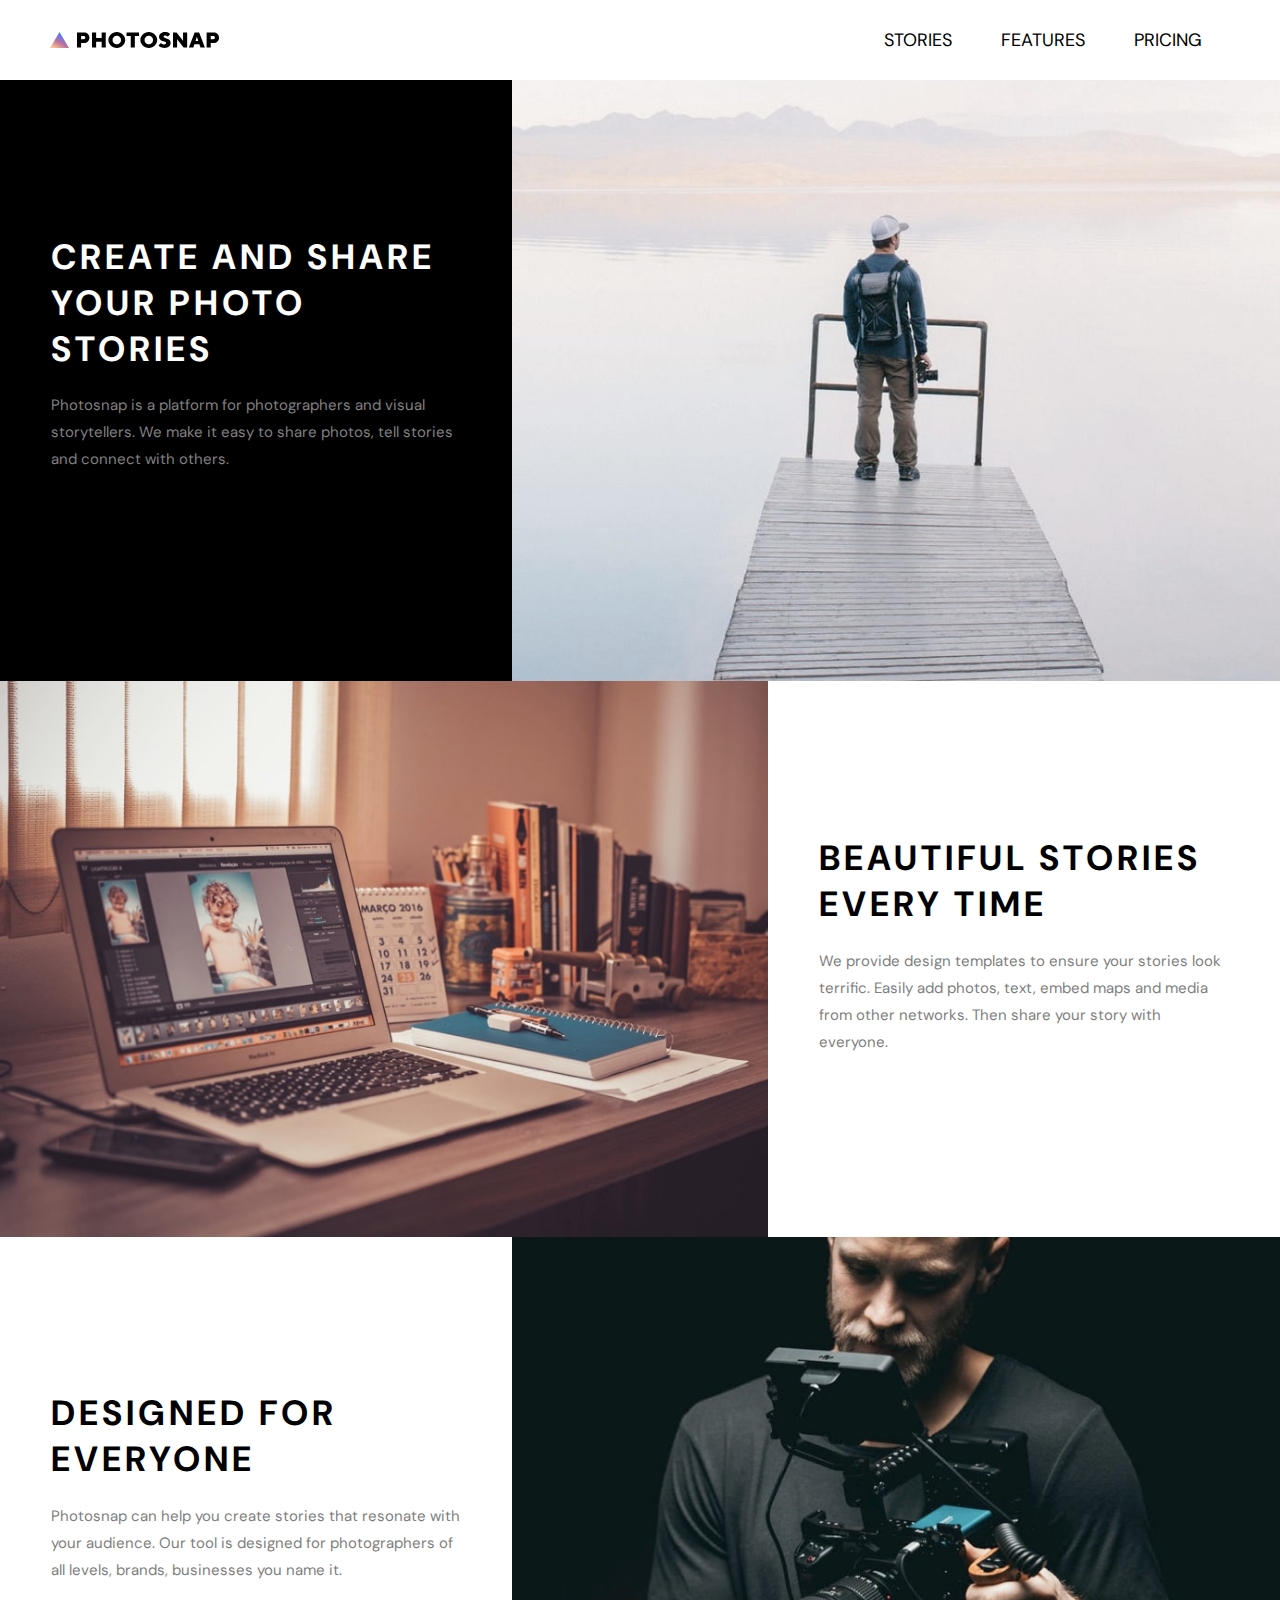
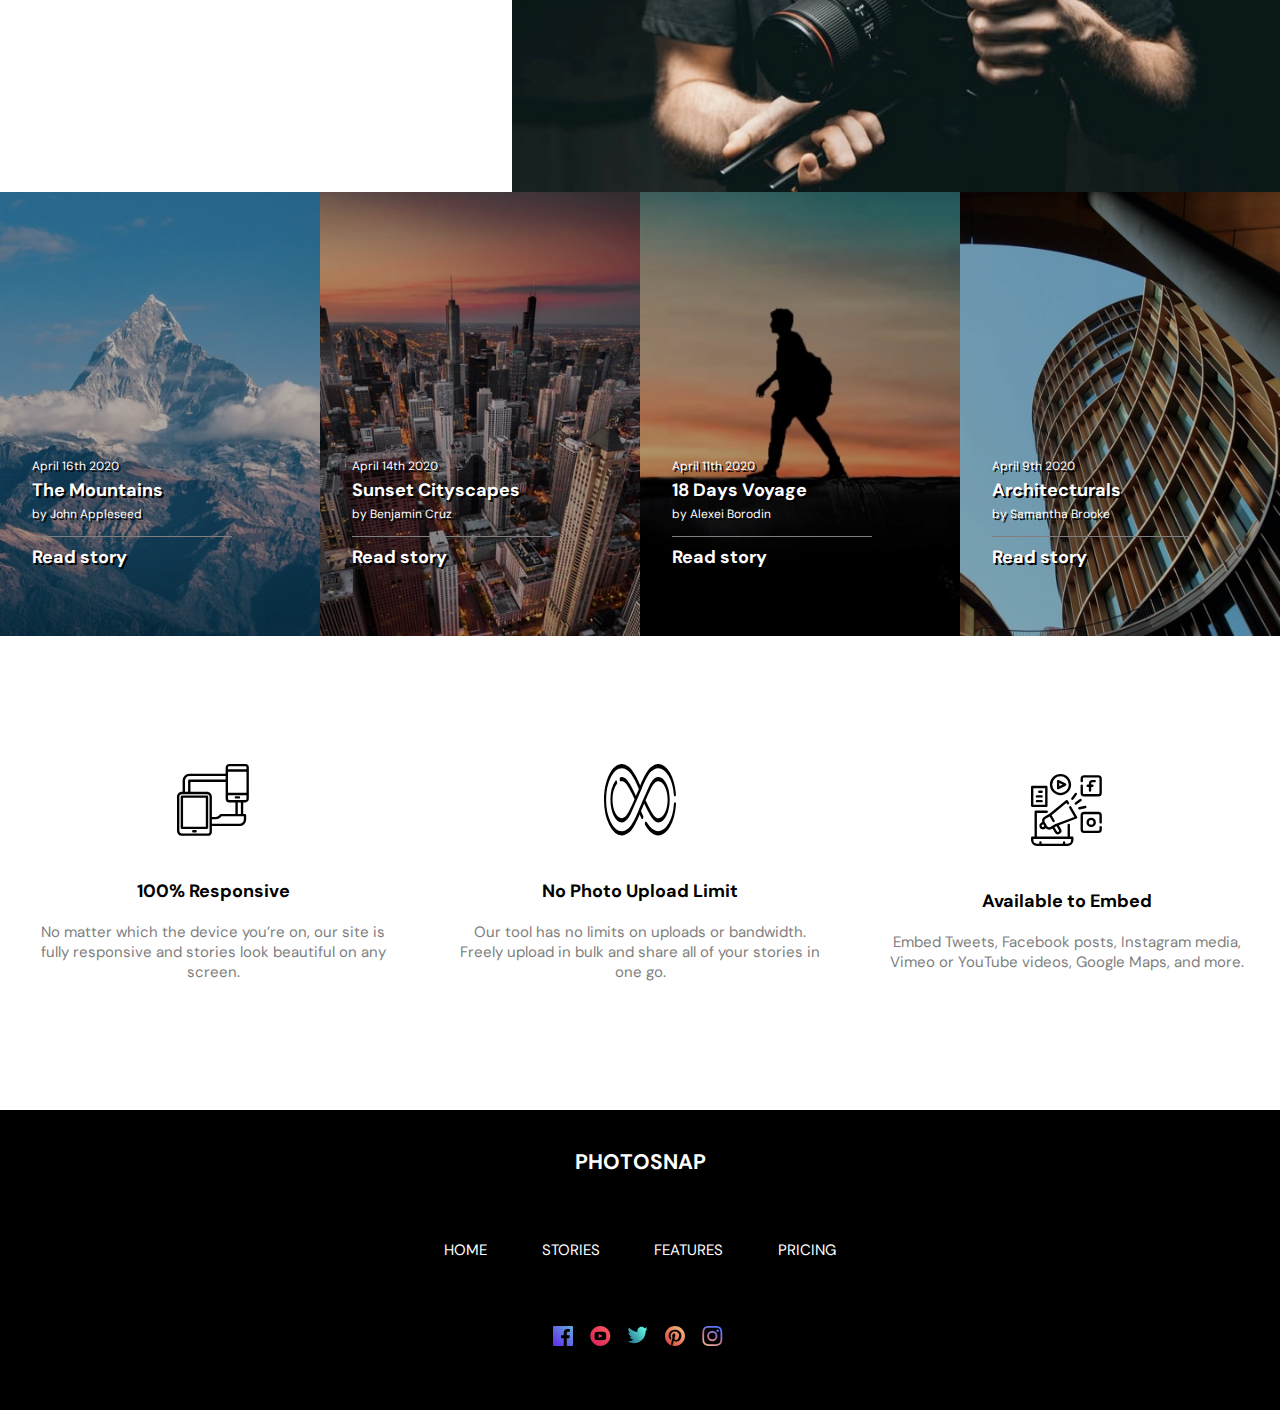
<file: index.html>
<!DOCTYPE html>
<html lang="en">
  <head>
    <meta charset="UTF-8" />
    <meta name="viewport" content="width=device-width, initial-scale=1.0" />

    <link
      rel="icon"
      type="image/png"
      sizes="32x32"
      href="./assets/favicon-32x32.png"
    />
    <link rel="preconnect" href="https://fonts.googleapis.com" />
    <link rel="preconnect" href="https://fonts.gstatic.com" crossorigin />
    <link
      href="https://fonts.googleapis.com/css2?family=DM+Sans:wght@400;700&display=swap"
      rel="stylesheet"
    />
    <link
      rel="stylesheet"
      href="https://use.fontawesome.com/releases/v5.15.3/css/all.css"
      integrity="sha384-SZXxX4whJ79/gErwcOYf+zWLeJdY/qpuqC4cAa9rOGUstPomtqpuNWT9wdPEn2fk"
      crossorigin="anonymous"
    />
    <link rel="stylesheet" href="index.css" />

    <title>Photosnap Website</title>
  </head>
  <body>
    <header class="header">
      <nav class="navbar">
        <div class="navbar-container">
          <a href="index.html" id="navbar-logo"
            ><img src="assets/shared/desktop/logo.svg" alt="logo"
          /></a>
          <div class="navbar-toggle" id="mobile-menu">
            <span class="bar"></span>
            <span class="bar"></span>
            <span class="bar"></span>
          </div>
          <ul class="navbar-menu">
            <li class="navbar-item">
              <a href="stories.html" class="navbar-links" id="stories-page"
                >STORIES</a
              >
            </li>
            <li class="navbar-item">
              <a href="features.html" class="navbar-links" id="features-page"
                >FEATURES</a
              >
            </li>
            <li class="navbar-item">
              <a href="pricing.html" class="navbar-links" id="pricing-page"
                >PRICING</a
              >
            </li>
          </ul>
        </div>
      </nav>
    </header>

    <div class="main-container flex">
      <div class="left-main">
        <div class="main-text-container">
          <h1>Create and share your photo Stories</h1>
          <p>
            Photosnap is a platform for photographers and visual storytellers.
            We make it easy to share photos, tell stories and connect with
            others.
          </p>
        </div>
      </div>
      <div class="right-main">
        <img
          class="img-settings mobile"
          src="assets/home/mobile/create-and-share.jpg"
          alt="lake-picture"
        />
        <img
          class="img-settings tablet"
          src="assets/home/tablet/create-and-share.jpg"
          alt="lake-picture"
        />
        <img
          class="img-settings desktop"
          src="assets/home/desktop/create-and-share.jpg"
          alt="lake-picture"
        />
      </div>
    </div>
    <div class="second-container flex">
      <div class="computer-pic-div">
        <img
          class="laptop-img img-settings mobile"
          src="assets/home/mobile/beautiful-stories.jpg"
          alt="laptop-pic"
        />
        <img
          class="laptop-img img-settings tablet"
          src="assets/home/tablet/beautiful-stories.jpg"
          alt="laptop-pic"
        />
        <img
          class="img-settings desktop"
          src="assets/home/desktop/beautiful-stories.jpg"
          alt="laptop-picture"
        />
      </div>
      <div class="container-white">
        <div class="second-text-container main-text-container">
          <h1>Beautiful stories every time</h1>
          <p>
            We provide design templates to ensure your stories look terrific.
            Easily add photos, text, embed maps and media from other networks.
            Then share your story with everyone.
          </p>
        </div>
      </div>
    </div>
    <div class="third-container flex">
      <div class="design-container">
        <div class="second-text-container main-text-container">
          <h1>Designed for everyone</h1>
          <p>
            Photosnap can help you create stories that resonate with your
            audience. Our tool is designed for photographers of all levels,
            brands, businesses you name it.
          </p>
        </div>
      </div>
      <div class="video-pic-div">
        <img
          class="img-settings mobile"
          src="assets/home/mobile/designed-for-everyone.jpg"
          alt="cameraman-pic"
        />
        <img
          class="img-settings tablet"
          src="assets/home/tablet/designed-for-everyone.jpg"
          alt="cameraman-pic"
        />
        <img
          class="img-settings desktop"
          src="assets/home/desktop/designed-for-everyone.jpg"
          alt="cameraman-pic"
        />
      </div>
    </div>

    <div class="story-imgs-outermost-container">
      <div class="relative-container">
        <div class="mountains-pic linear-black">
          <img
            class="img-settings mobile tablet-stories"
            src="assets/stories/mobile/mountains.jpg"
          />
          <img
            class="img-settings desktop"
            src="assets/stories/desktop/mountains.jpg"
          />
        </div>
        <div class="background-imgs-text">
          <div class="image-description">
            <p class="date">April 16th 2020</p>
            <h2>The Mountains</h2>
            <p class="author">by John Appleseed</p>
          </div>
          <div class="read-story-text">
            <h3>Read story<i class="fas fa-long-arrow-alt-right fa-2x"></i></h3>
          </div>
        </div>
      </div>
      <div class="relative-container">
        <div class="sunset-pic linear-black">
          <img
            class="img-settings mobile tablet-stories"
            src="assets/stories/mobile/cityscapes.jpg"
          />
          <img
            class="img-settings desktop"
            src="assets/stories/desktop/cityscapes.jpg"
          />
        </div>
        <div class="background-imgs-text">
          <div class="image-description">
            <p class="date">April 14th 2020</p>
            <h2>Sunset Cityscapes</h2>
            <p class="author">by Benjamin Cruz</p>
          </div>
          <div class="read-story-text">
            <h3>Read story<i class="fas fa-long-arrow-alt-right fa-2x"></i></h3>
          </div>
        </div>
      </div>
      <div class="relative-container">
        <div class="voyage-pic linear-black">
          <img
            class="img-settings mobile tablet-stories"
            src="assets/stories/mobile/18-days-voyage.jpg"
          />
          <img
            class="img-settings desktop"
            src="assets/stories/desktop/18-days-voyage.jpg"
          />
        </div>
        <div class="background-imgs-text">
          <div class="image-description">
            <p class="date">April 11th 2020</p>
            <h2>18 Days Voyage</h2>
            <p class="author">by Alexei Borodin</p>
          </div>
          <div class="read-story-text">
            <h3>Read story<i class="fas fa-long-arrow-alt-right fa-2x"></i></h3>
          </div>
        </div>
      </div>
      <div class="relative-container">
        <div class="archetict-pic linear-black">
          <img
            class="img-settings mobile tablet-stories"
            src="assets/stories/mobile/architecturals.jpg"
          />
          <img
            class="img-settings desktop"
            src="assets/stories/desktop/architecturals.jpg"
          />
        </div>
        <div class="background-imgs-text">
          <div class="image-description">
            <p class="date">April 9th 2020</p>
            <h2>Architecturals</h2>
            <p class="author">by Samantha Brooke</p>
          </div>
          <div class="read-story-text">
            <h3>Read story<i class="fas fa-long-arrow-alt-right fa-2x"></i></h3>
          </div>
        </div>
      </div>
    </div>

    <div class="home-features-container flex">
      <div class="responsive-container">
        <div class="home-feature-imgs">
          <img src="assets/features/desktop/responsive.svg" />
        </div>
        <div class="home-features-text">
          <h3>100% Responsive</h3>
          <p>
            No matter which the device you’re on, our site is fully responsive
            and stories look beautiful on any screen.
          </p>
        </div>
      </div>
      <div class="limit-container">
        <div class="home-feature-imgs">
          <img class="loop" src="assets/features/desktop/no-limit.svg" />
        </div>
        <div class="home-features-text">
          <h3>No Photo Upload Limit</h3>
          <p>
            Our tool has no limits on uploads or bandwidth. Freely upload in
            bulk and share all of your stories in one go.
          </p>
        </div>
      </div>
      <div class="embeded-container">
        <div class="home-feature-imgs">
          <img src="assets/features/desktop/embed.svg" />
        </div>
        <div class="home-features-text">
          <h3>Available to Embed</h3>
          <p>
            Embed Tweets, Facebook posts, Instagram media, Vimeo or YouTube
            videos, Google Maps, and more.
          </p>
        </div>
      </div>
    </div>

    <footer class="footer-main">
      <div class="footer-info-div flex">
        <div class="footer-logo-div">
          <a href="index.html" class="footer-logo" id="page">PHOTOSNAP</a>
        </div>
        <div class="footer-links-div">
          <a href="index.html" class="footer-links" id="home-page">HOME</a>
          <a href="stories.html" class="footer-links" id="stories-page"
            >STORIES</a
          >
          <a href="features.html" class="footer-links" id="features-page"
            >FEATURES</a
          >
          <a href="pricing.html" class="footer-links" id="pricing-page"
            >PRICING</a
          >
        </div>
        <div class="social-media-div">
          <a href="" class="media-links"
            ><img src="assets/shared/desktop/facebook.svg"
          /></a>
          <a href="" class="media-links"
            ><img src="assets/shared/desktop/youtube.svg"
          /></a>
          <a href="" class="media-links"
            ><img src="assets/shared/desktop/twitter.svg"
          /></a>
          <a href="" class="media-links"
            ><img src="assets/shared/desktop/pinterest.svg"
          /></a>
          <a href="" class="media-links"
            ><img src="assets/shared/desktop/instagram.svg"
          /></a>
        </div>
      </div>
    </footer>
  </body>
  <script src="app.js"></script>
</html>
</file>
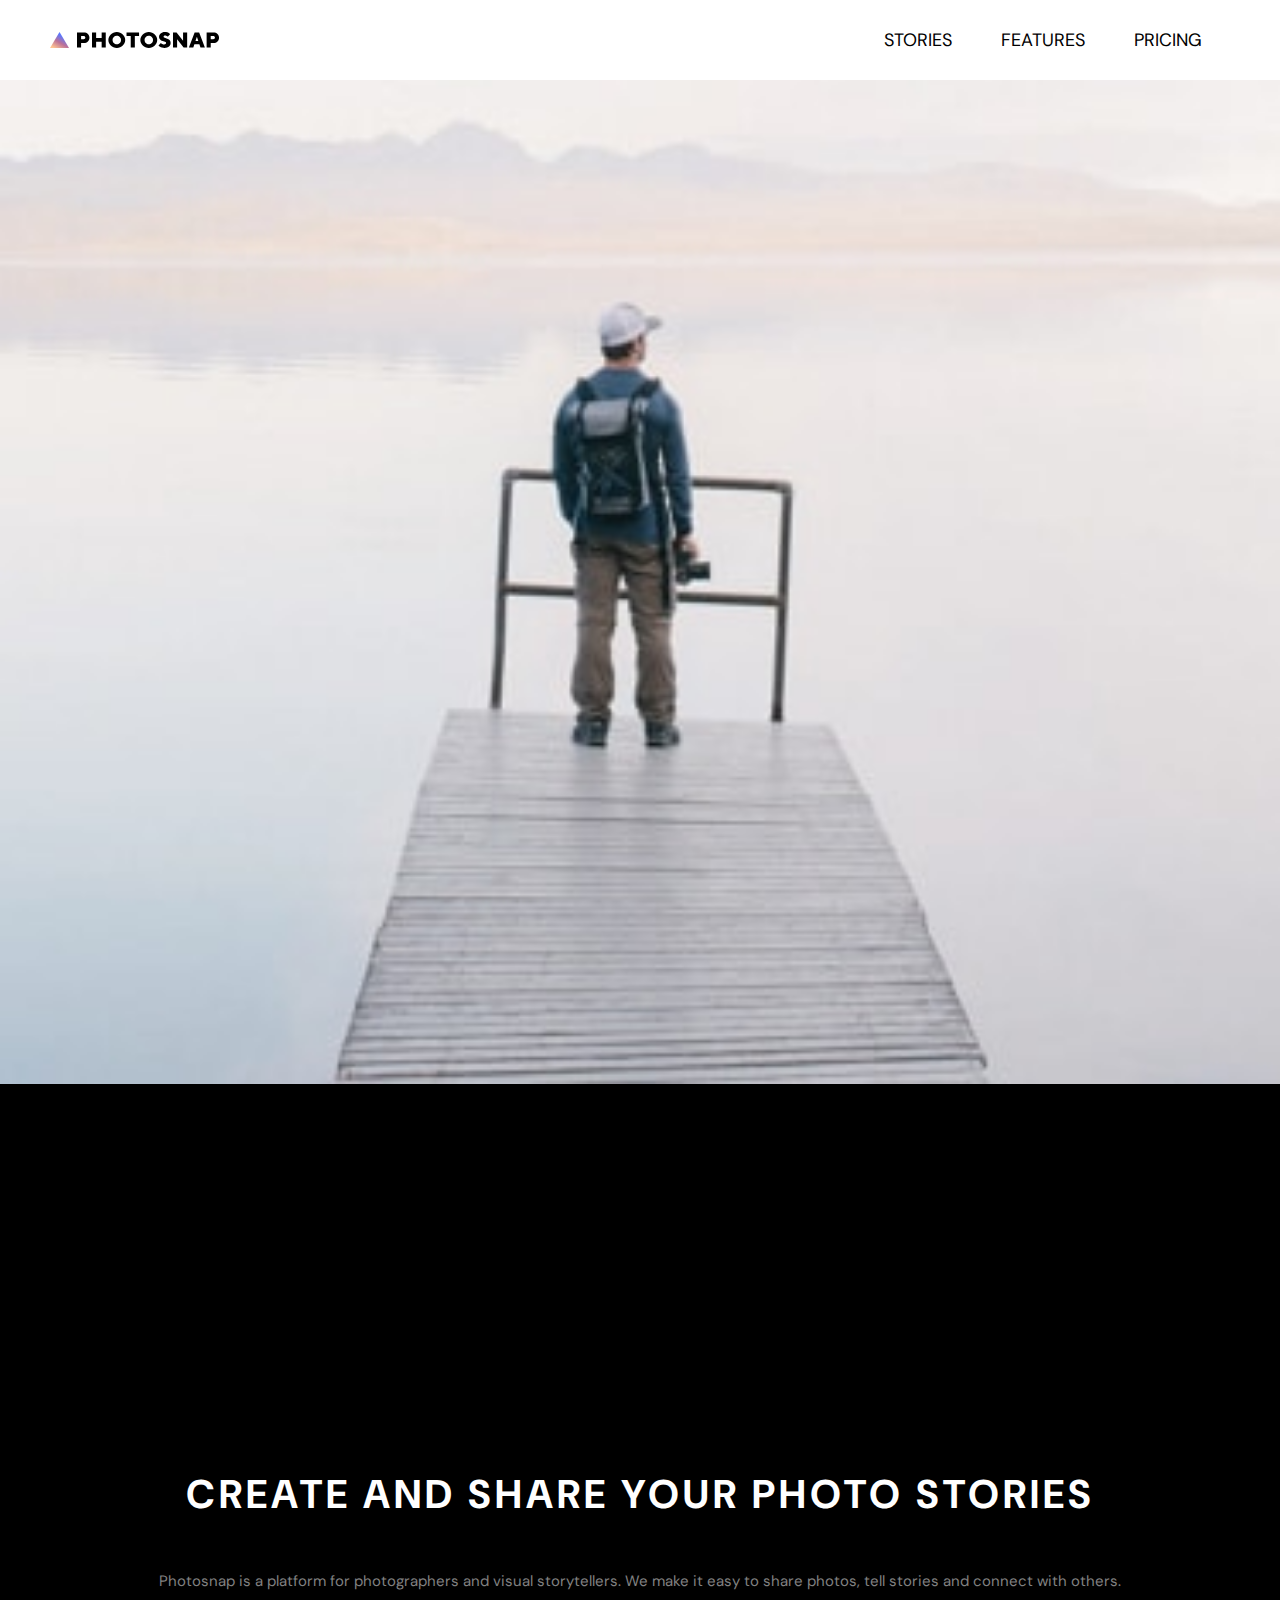
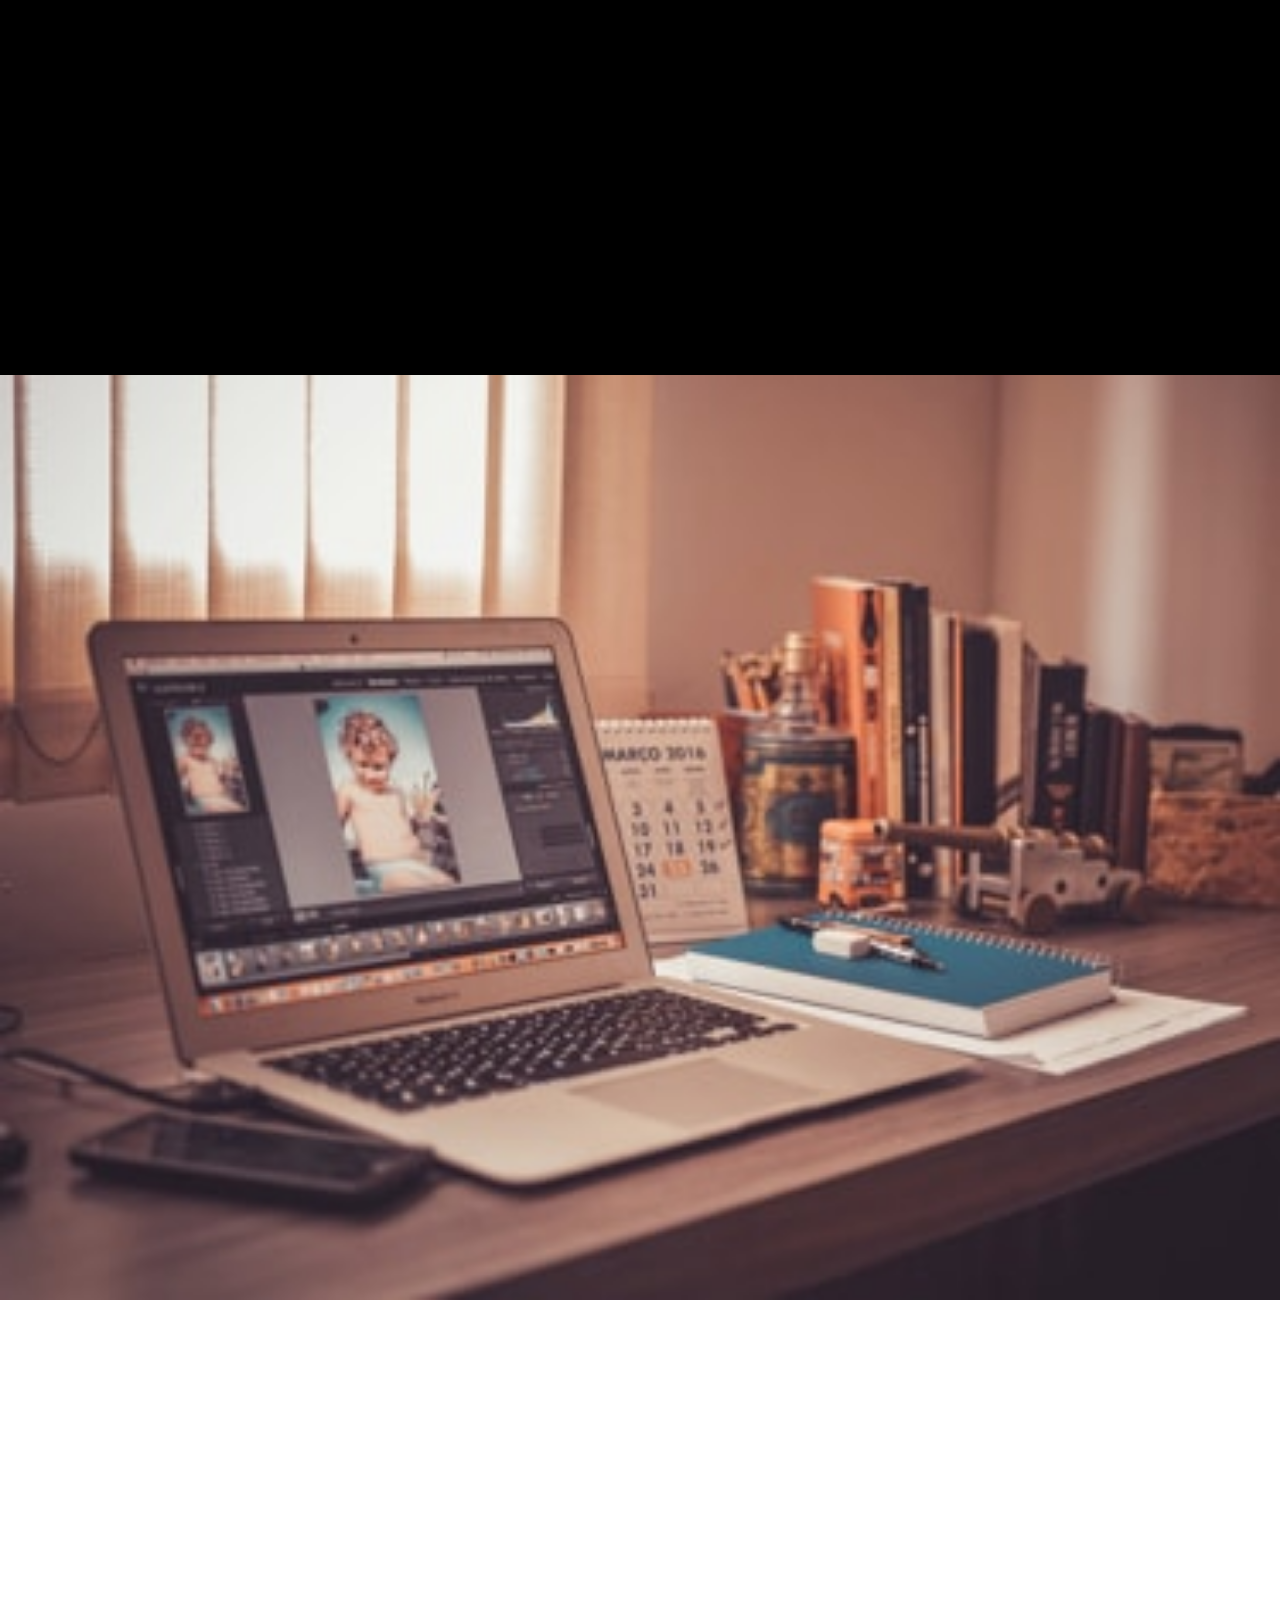
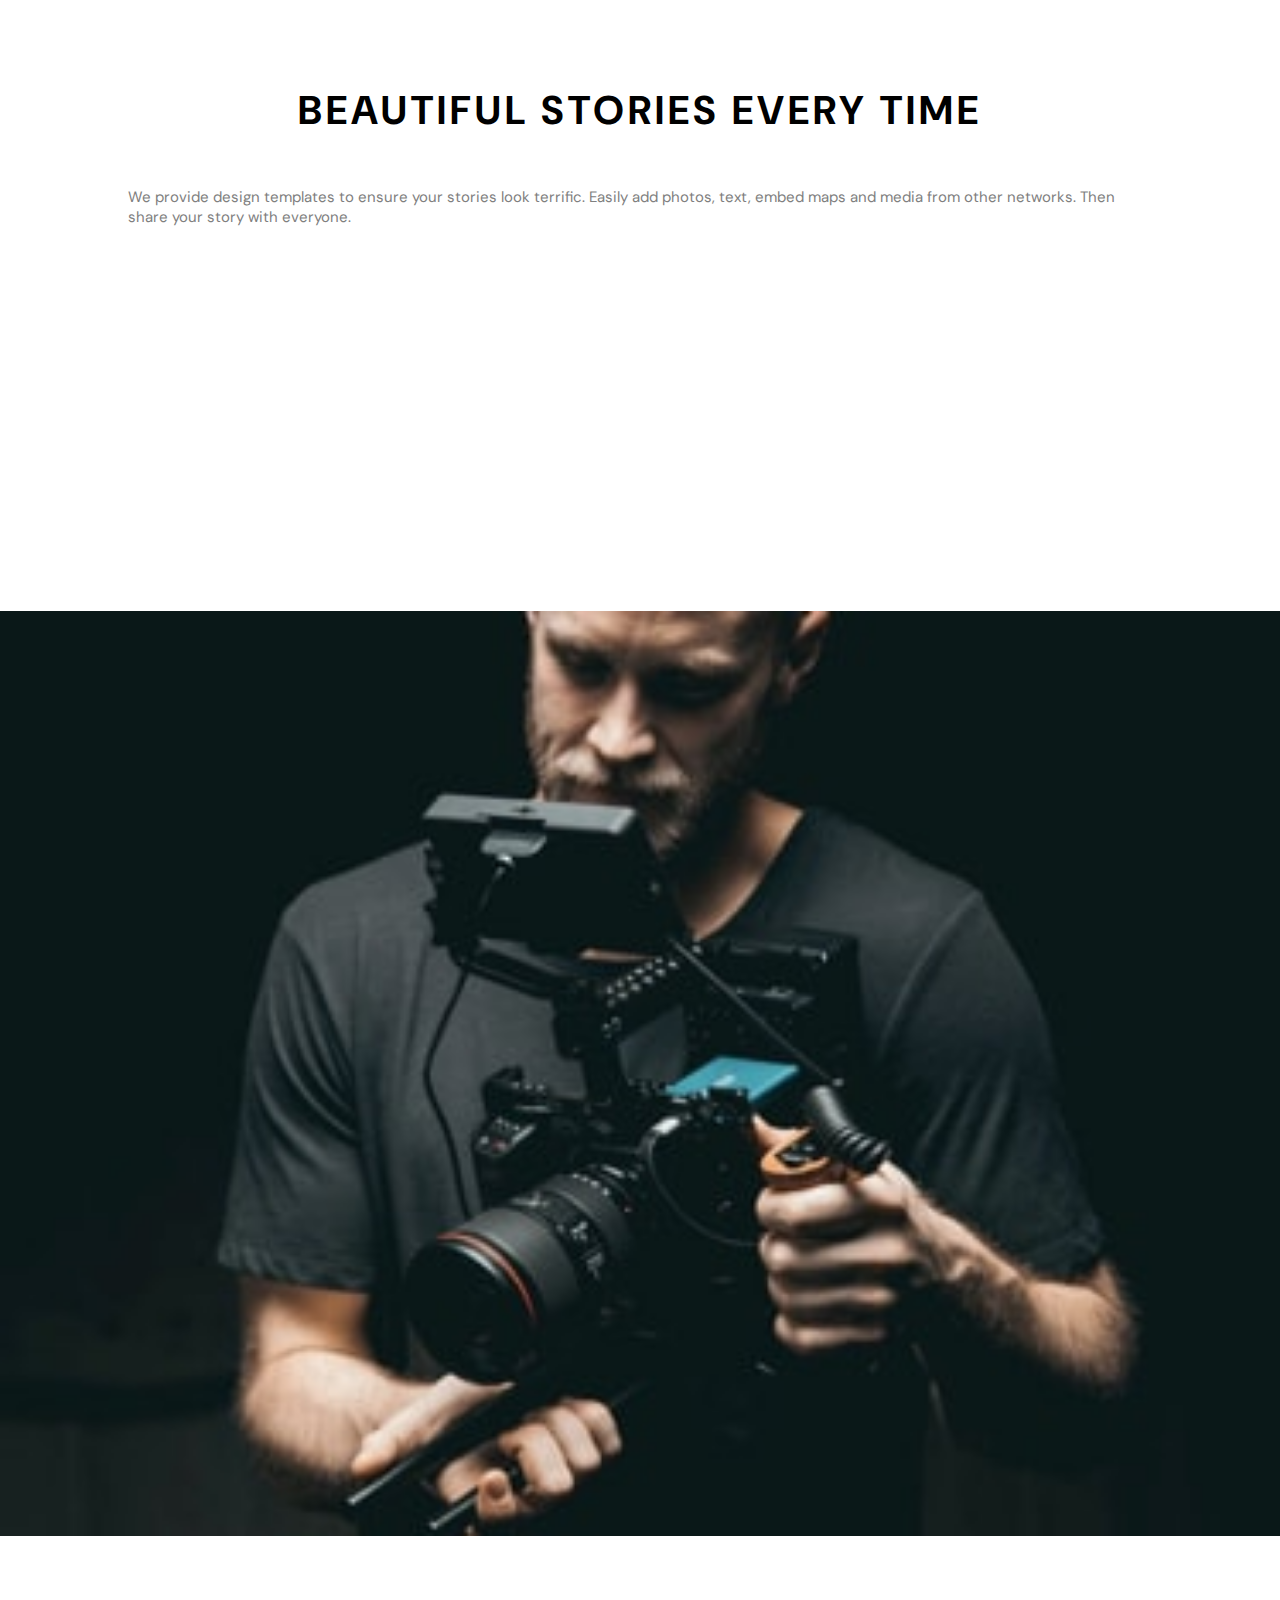
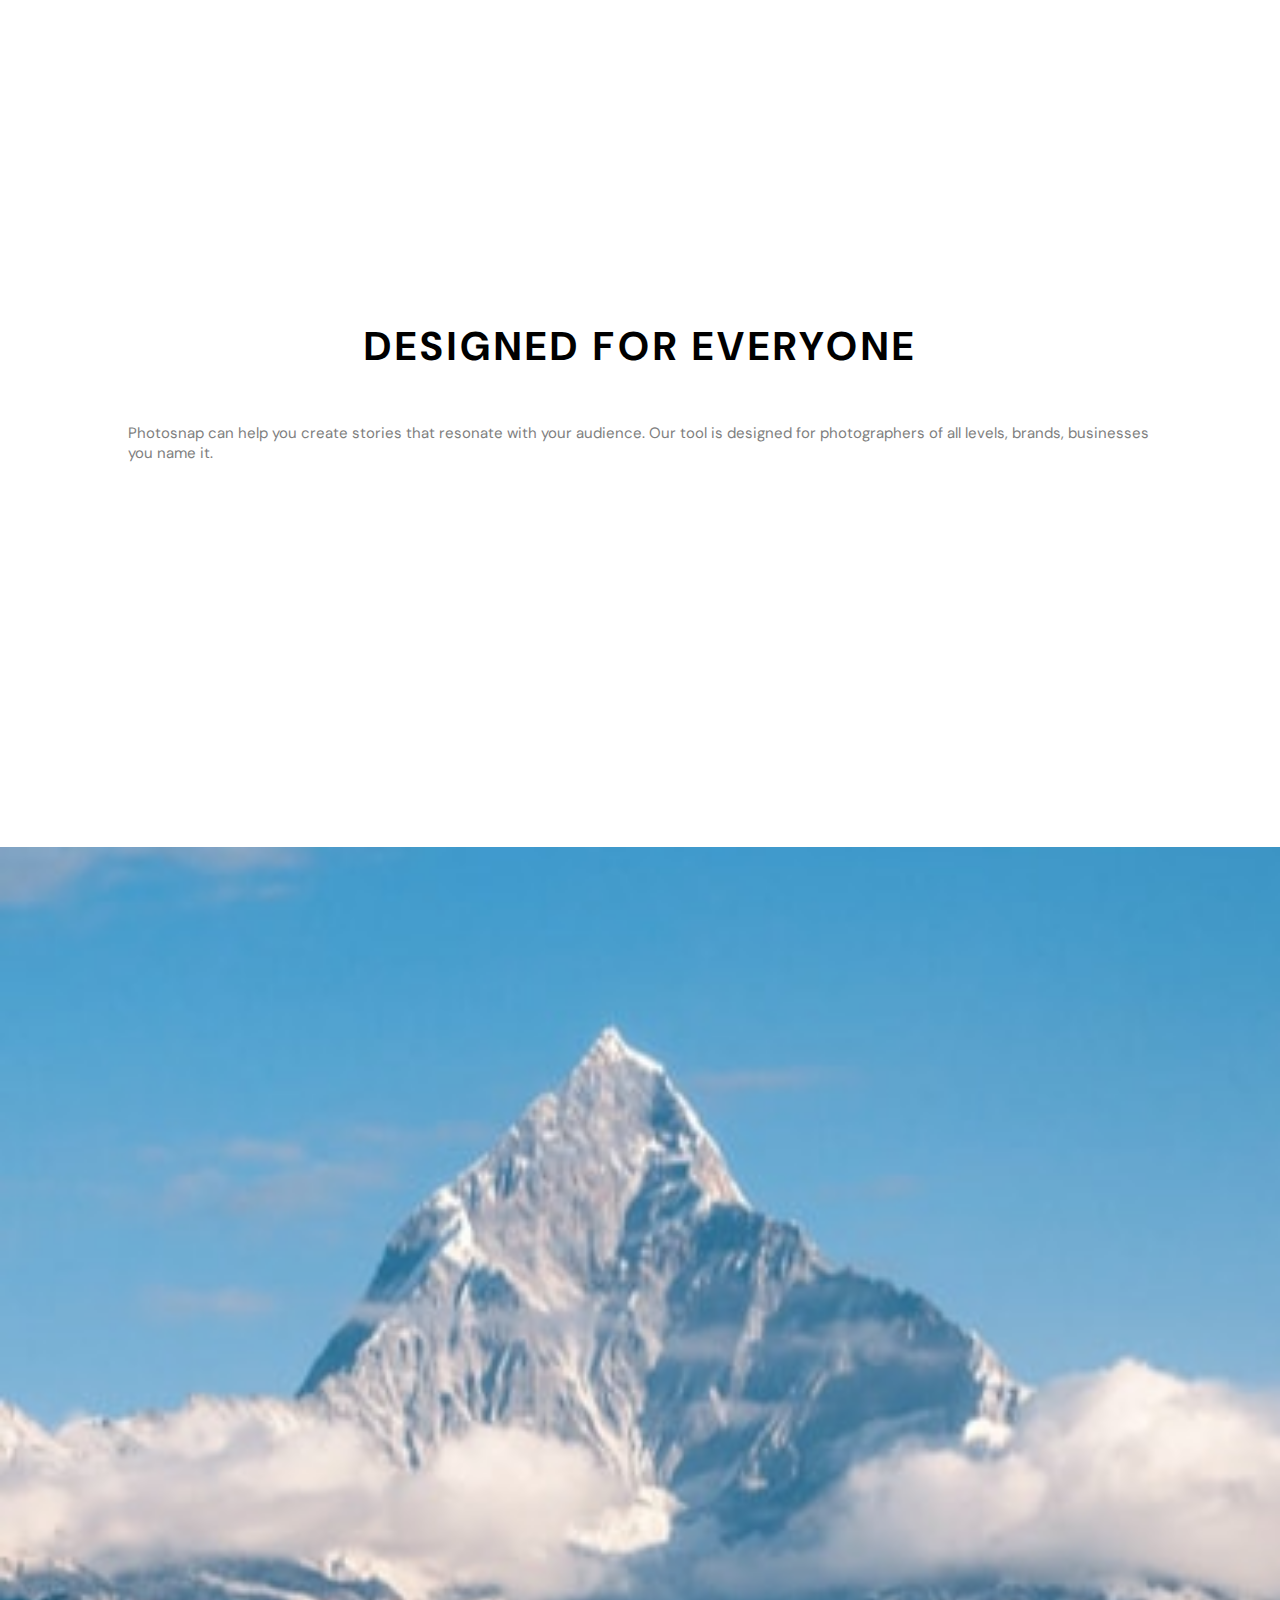
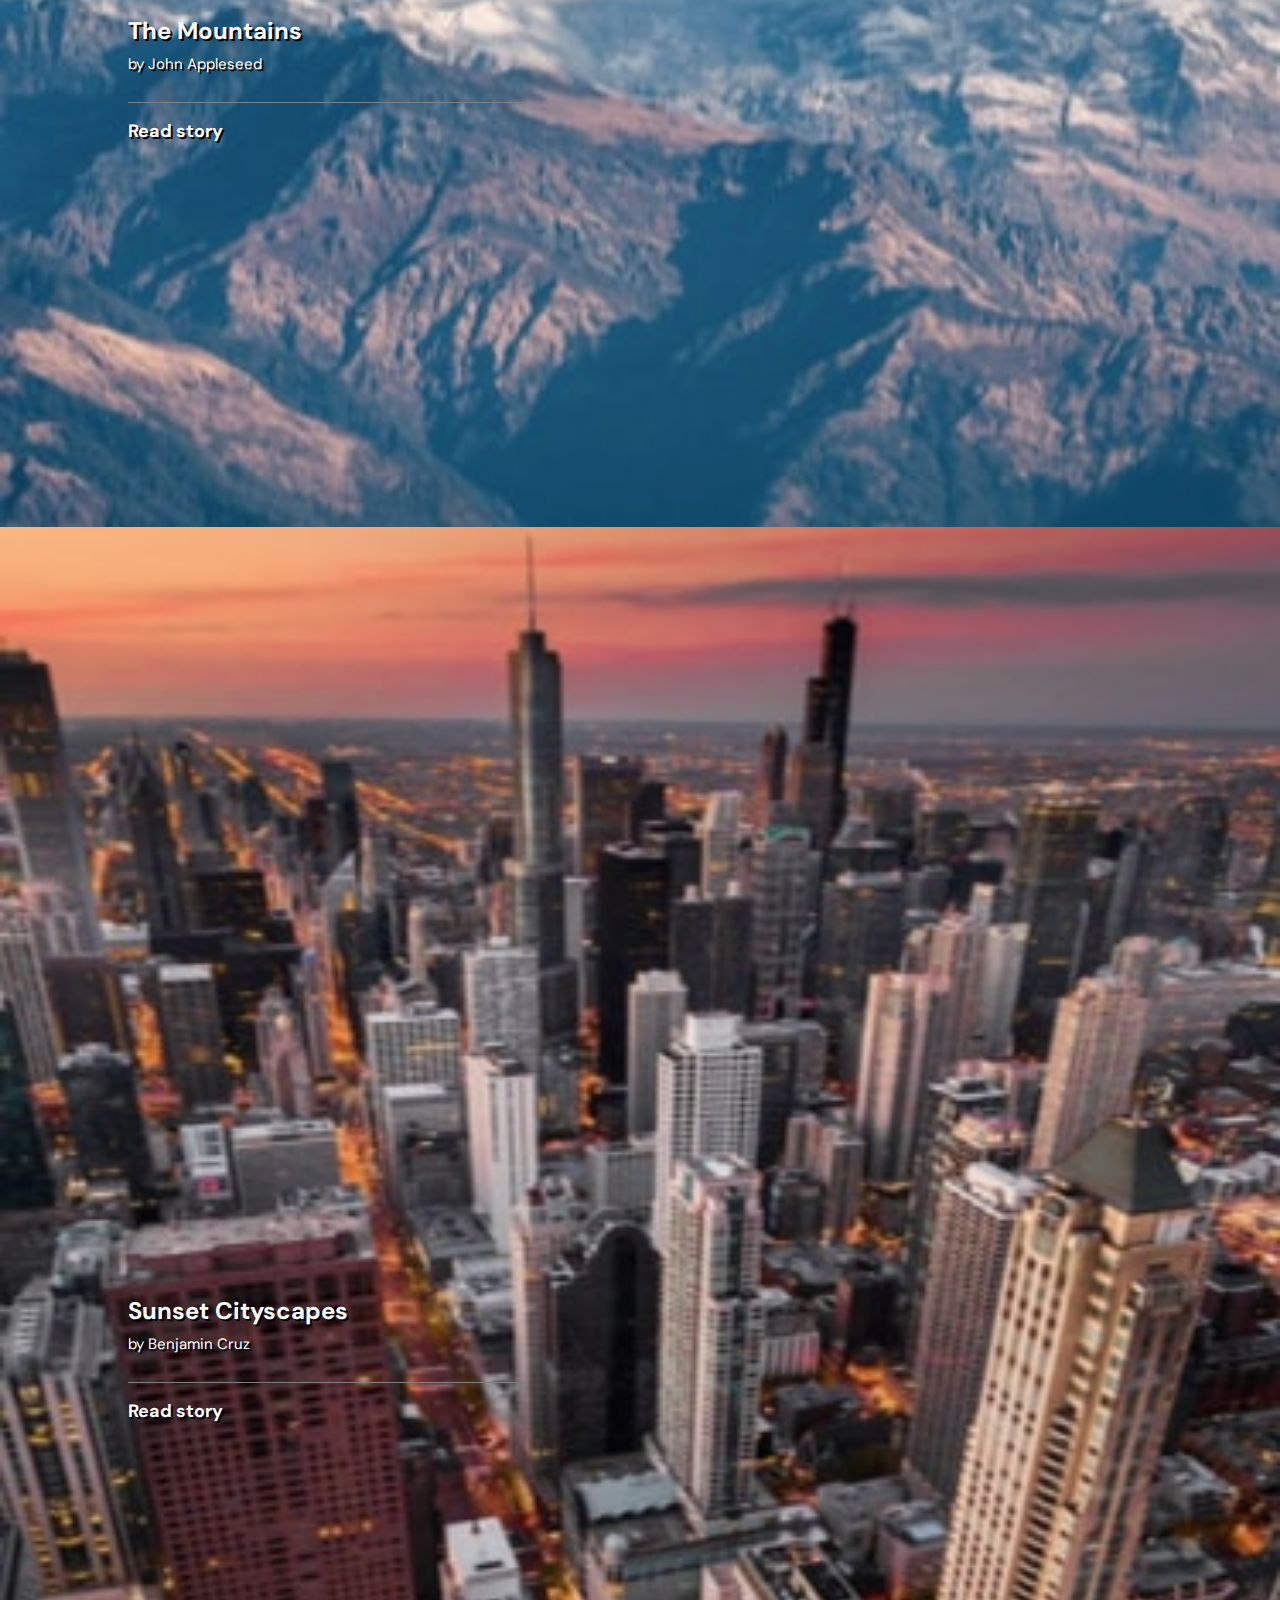
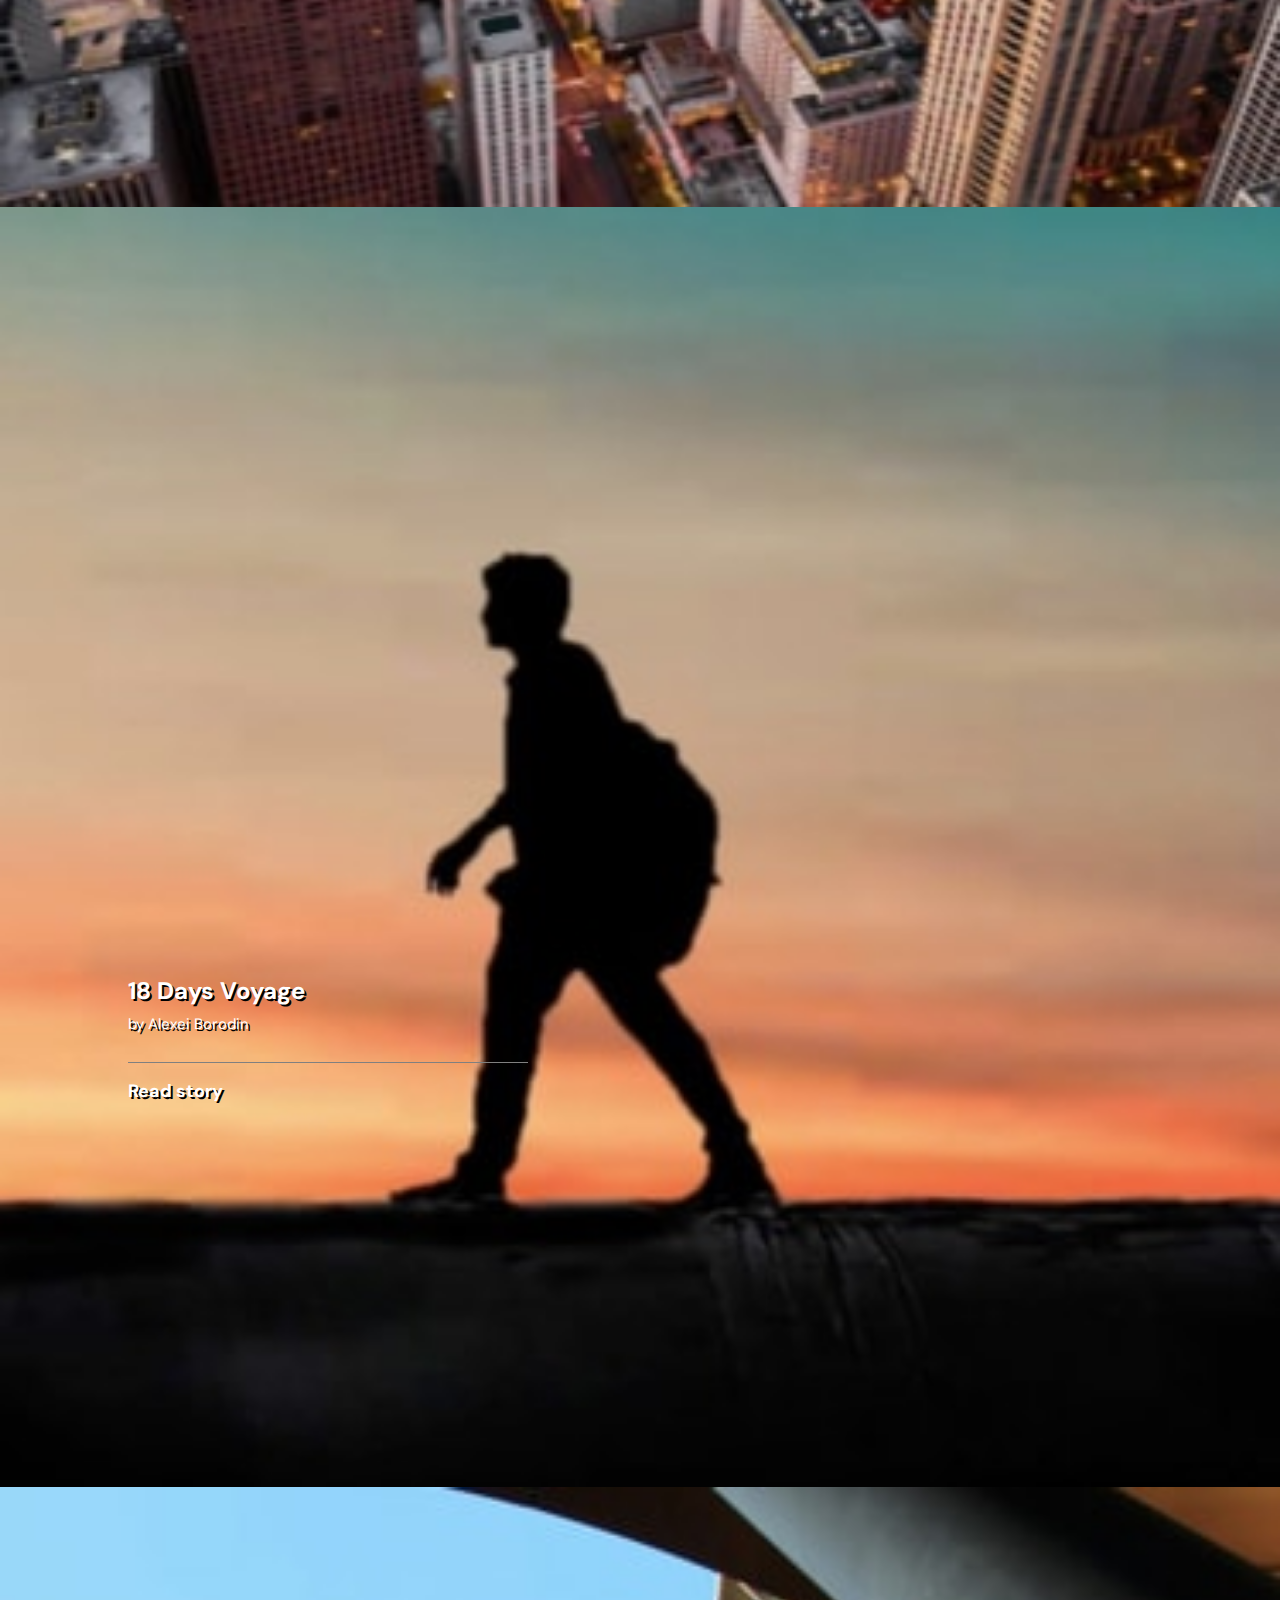
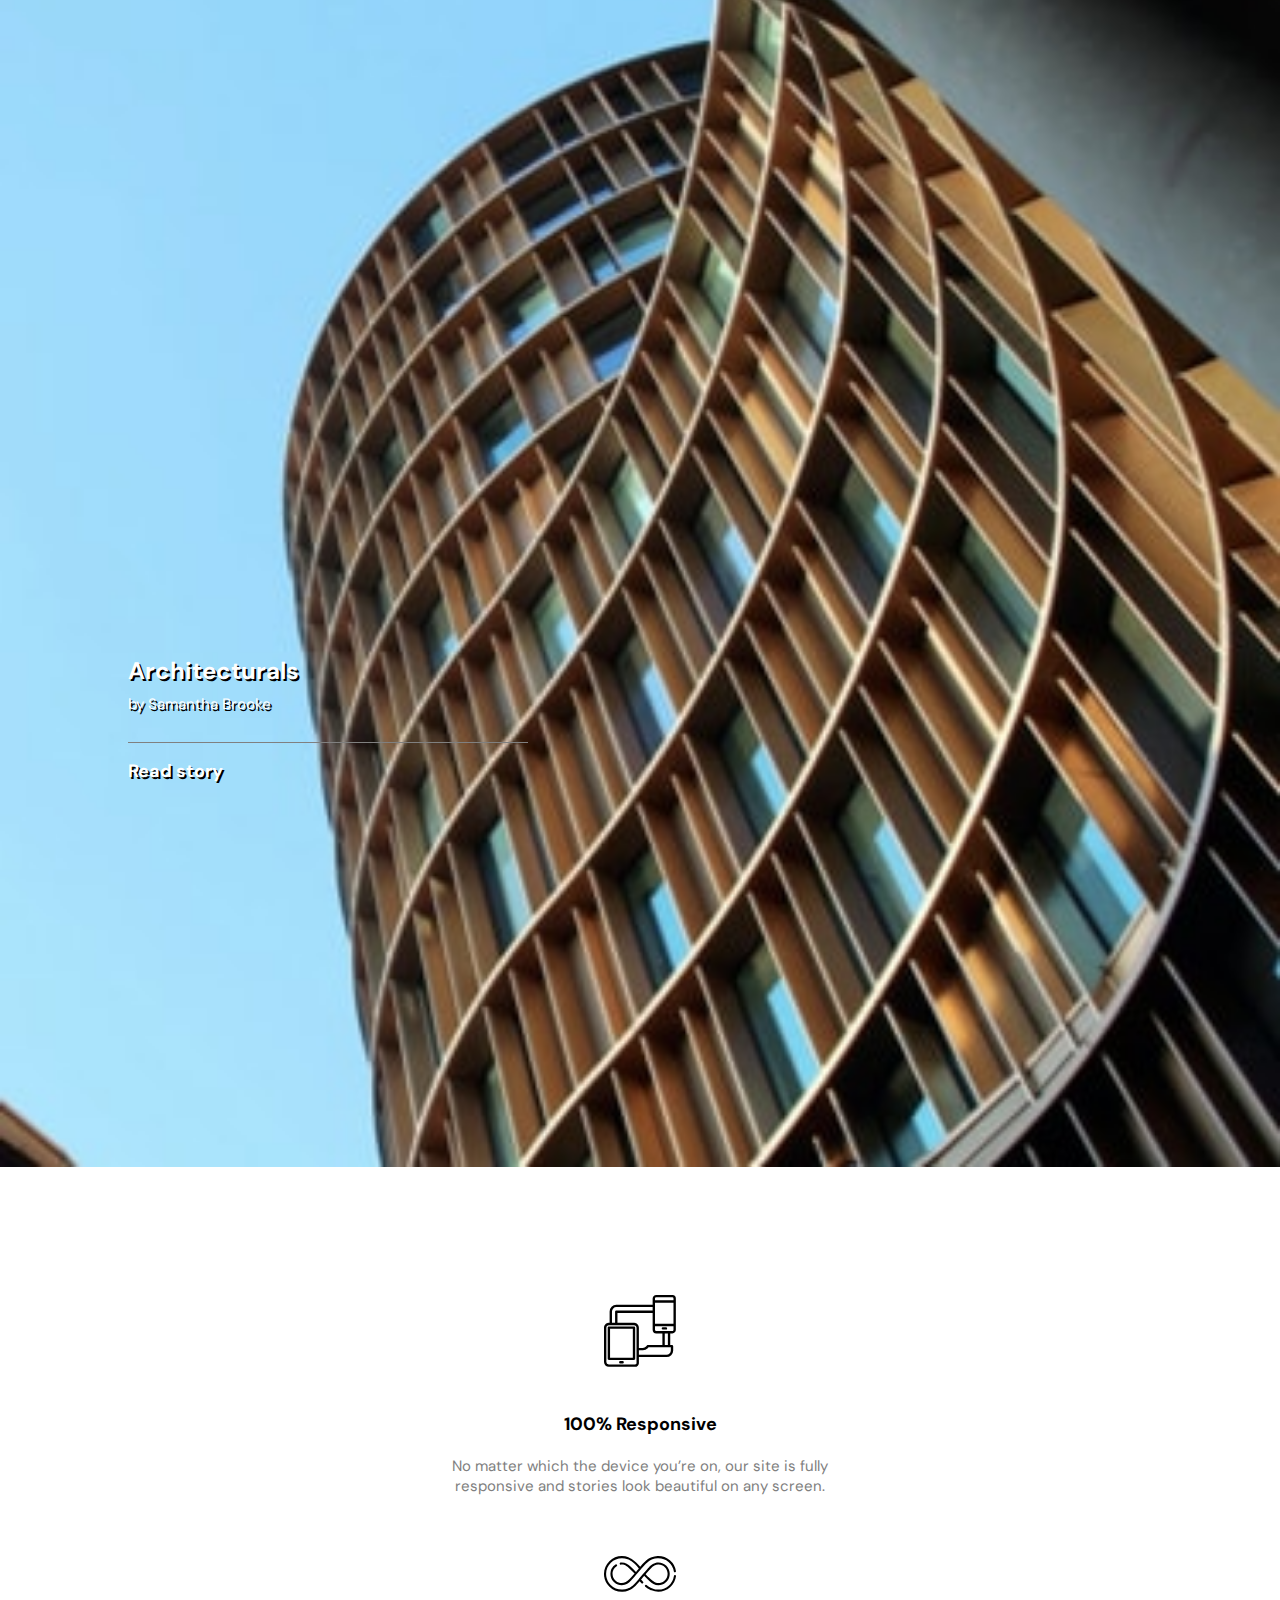
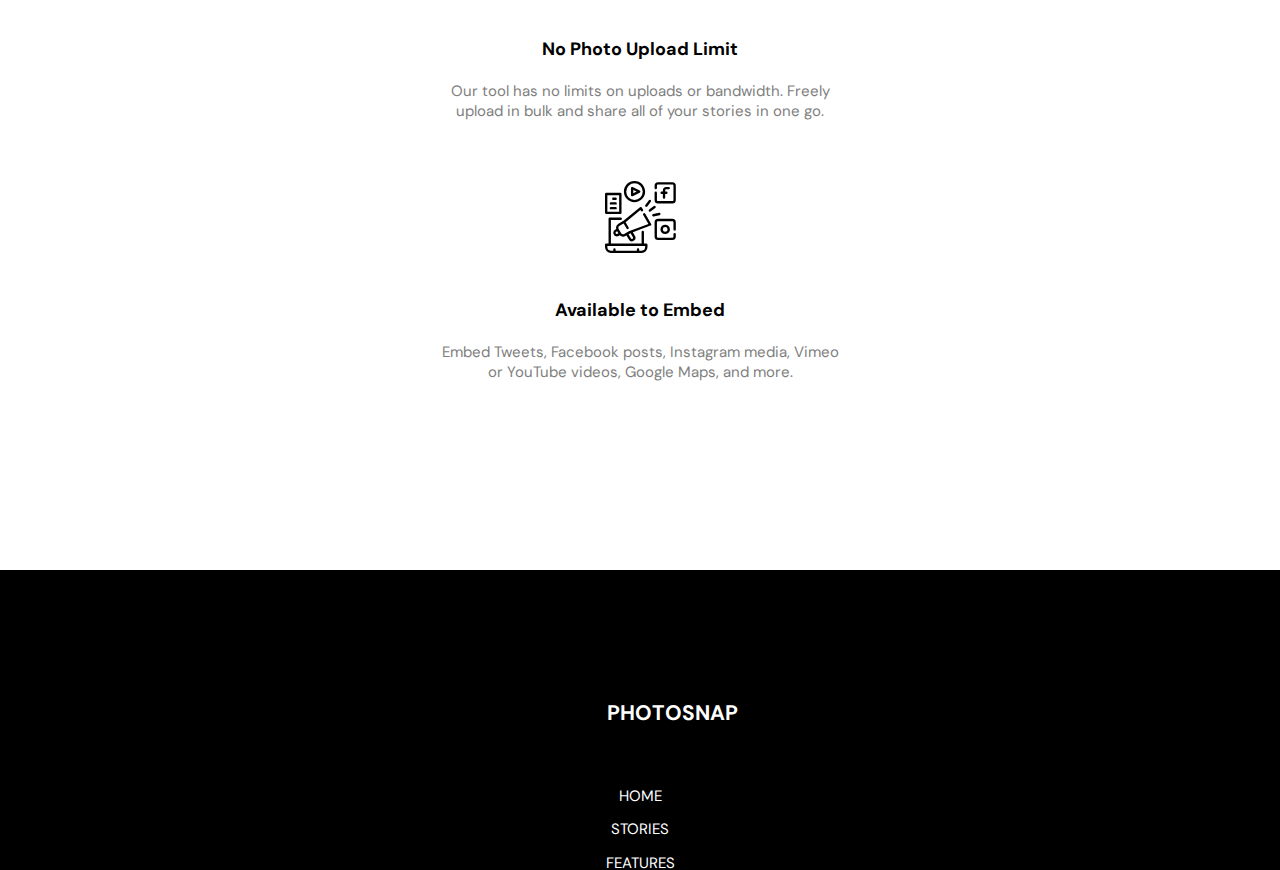
<file: starter-code/index.html>
<!DOCTYPE html>
<html lang="en">
  <head>
    <meta charset="UTF-8" />
    <meta name="viewport" content="width=device-width, initial-scale=1.0" />

    <link
      rel="icon"
      type="image/png"
      sizes="32x32"
      href="./assets/favicon-32x32.png"
    />
    <link rel="preconnect" href="https://fonts.googleapis.com" />
    <link rel="preconnect" href="https://fonts.gstatic.com" crossorigin />
    <link
      href="https://fonts.googleapis.com/css2?family=DM+Sans:wght@400;700&display=swap"
      rel="stylesheet"
    />
    <link
      rel="stylesheet"
      href="https://use.fontawesome.com/releases/v5.15.3/css/all.css"
      integrity="sha384-SZXxX4whJ79/gErwcOYf+zWLeJdY/qpuqC4cAa9rOGUstPomtqpuNWT9wdPEn2fk"
      crossorigin="anonymous"
    />
    <link rel="stylesheet" href="index.css" />

    <title>Frontend Mentor | Photosnap Website Challenge</title>
  </head>
  <body>
    <header class="header">
      <nav class="navbar">
        <div class="navbar-container">
          <a href="/starter-code/index.html" id="navbar-logo"
            ><img src="assets/shared/desktop/logo.svg" alt="logo"
          /></a>
          <div class="navbar-toggle" id="mobile-menu">
            <span class="bar"></span>
            <span class="bar"></span>
            <span class="bar"></span>
          </div>
          <ul class="navbar-menu">
            <li class="navbar-item">
              <a
                href="/starter-code/stories.html"
                class="navbar-links"
                id="stories-page"
                >STORIES</a
              >
            </li>
            <li class="navbar-item">
              <a
                href="/starter-code/features.html"
                class="navbar-links"
                id="features-page"
                >FEATURES</a
              >
            </li>
            <li class="navbar-item">
              <a
                href="/starter-code/pricing.html"
                class="navbar-links"
                id="pricing-page"
                >PRICING</a
              >
            </li>
          </ul>
        </div>
      </nav>
    </header>

    <div class="main-container flex">
      <div class="left-main">
        <div class="main-text-container">
          <h1>Create and share your photo Stories</h1>
          <p>
            Photosnap is a platform for photographers and visual storytellers.
            We make it easy to share photos, tell stories and connect with
            others.
          </p>
        </div>
      </div>
      <div class="right-main">
        <img
          class="img-settings"
          src="assets/home/mobile/create-and-share.jpg"
          alt="lake-picture"
        />
      </div>
    </div>
    <div class="second-container flex">
      <div class="computer-pic-div">
        <img
          class="laptop-img img-settings"
          src="assets/home/mobile/beautiful-stories.jpg"
          alt="laptop-pic"
        />
      </div>
      <div class="container-white">
        <div class="second-text-container main-text-container">
          <h1>Beautiful stories every time</h1>
          <p>
            We provide design templates to ensure your stories look terrific.
            Easily add photos, text, embed maps and media from other networks.
            Then share your story with everyone.
          </p>
        </div>
      </div>
    </div>
    <div class="third-container flex">
      <div class="design-container">
        <div class="second-text-container main-text-container">
          <h1>Designed for everyone</h1>
          <p>
            Photosnap can help you create stories that resonate with your
            audience. Our tool is designed for photographers of all levels,
            brands, businesses you name it.
          </p>
        </div>
      </div>
      <div class="video-pic-div">
        <img
          class="img-settings"
          src="assets/home/mobile/designed-for-everyone.jpg"
          alt="cameraman-pic"
        />
      </div>
    </div>
    <div class="background-images-container flex">
      <div class="relative-container">
        <div class="mountains-pic linear-black">
          <img class="img-settings" src="assets/stories/mobile/mountains.jpg" />
        </div>
        <div class="background-imgs-text">
          <div class="image-description">
            <h2>The Mountains</h2>
            <p>by John Appleseed</p>
          </div>
          <div class="read-story-text">
            <h3>Read story<i class="fas fa-long-arrow-alt-right fa-2x"></i></h3>
          </div>
        </div>
      </div>
      <div class="relative-container">
        <div class="sunset-pic linear-black">
          <img
            class="img-settings"
            src="assets/stories/mobile/cityscapes.jpg"
          />
        </div>
        <div class="background-imgs-text">
          <div class="image-description">
            <h2>Sunset Cityscapes</h2>
            <p>by Benjamin Cruz</p>
          </div>
          <div class="read-story-text">
            <h3>Read story<i class="fas fa-long-arrow-alt-right fa-2x"></i></h3>
          </div>
        </div>
      </div>
      <div class="relative-container">
        <div class="voyage-pic linear-black">
          <img
            class="img-settings"
            src="assets/stories/mobile/18-days-voyage.jpg"
          />
        </div>
        <div class="background-imgs-text">
          <div class="image-description">
            <h2>18 Days Voyage</h2>
            <p>by Alexei Borodin</p>
          </div>
          <div class="read-story-text">
            <h3>Read story<i class="fas fa-long-arrow-alt-right fa-2x"></i></h3>
          </div>
        </div>
      </div>
      <div class="relative-container">
        <div class="archetict-pic linear-black">
          <img
            class="img-settings"
            src="assets/stories/mobile/architecturals.jpg"
          />
        </div>
        <div class="background-imgs-text">
          <div class="image-description">
            <h2>Architecturals</h2>
            <p>by Samantha Brooke</p>
          </div>
          <div class="read-story-text">
            <h3>Read story<i class="fas fa-long-arrow-alt-right fa-2x"></i></h3>
          </div>
        </div>
      </div>
    </div>
    <div class="flex">
      <div class="home-features-container flex">
        <div class="responsive-container">
          <div class="home-feature-imgs">
            <img src="assets/features/desktop/responsive.svg" />
          </div>
          <div class="home-features-text">
            <h3>100% Responsive</h3>
            <p>
              No matter which the device you’re on, our site is fully responsive
              and stories look beautiful on any screen.
            </p>
          </div>
        </div>
        <div class="limit-container">
          <div class="home-feature-imgs">
            <img src="assets/features/desktop/no-limit.svg" />
          </div>
          <div class="home-features-text">
            <h3>No Photo Upload Limit</h3>
            <p>
              Our tool has no limits on uploads or bandwidth. Freely upload in
              bulk and share all of your stories in one go.
            </p>
          </div>
        </div>
        <div class="embeded-container">
          <div class="home-feature-imgs">
            <img src="assets/features/desktop/embed.svg" />
          </div>
          <div class="home-features-text">
            <h3>Available to Embed</h3>
            <p>
              Embed Tweets, Facebook posts, Instagram media, Vimeo or YouTube
              videos, Google Maps, and more.
            </p>
          </div>
        </div>
      </div>
    </div>

    <footer class="footer-main">
      <div class="footer-info-div flex">
        <div class="footer-logo-div">
          <a href="/starter-code/index.html" class="footer-logo" id="page"
            >PHOTOSNAP</a
          >
        </div>
        <div class="footer-links-div">
          <a href="/starter-code/index.html" class="footer-links" id="home-page"
            >HOME</a
          >
          <a
            href="/starter-code/stories.html"
            class="footer-links"
            id="stories-page"
            >STORIES</a
          >
          <a
            href="/starter-code/features.html"
            class="footer-links"
            id="features-page"
            >FEATURES</a
          >
          <a
            href="/starter-code/pricing.html"
            class="footer-links"
            id="pricing-page"
            >PRICING</a
          >
        </div>
        <div class="social-media-div">
          <a href="" class="media-links"
            ><img src="assets/shared/desktop/facebook.svg"
          /></a>
          <a href="" class="media-links"
            ><img src="assets/shared/desktop/youtube.svg"
          /></a>
          <a href="" class="media-links"
            ><img src="assets/shared/desktop/twitter.svg"
          /></a>
          <a href="" class="media-links"
            ><img src="assets/shared/desktop/pinterest.svg"
          /></a>
          <a href="" class="media-links"
            ><img src="assets/shared/desktop/instagram.svg"
          /></a>
        </div>
      </div>
    </footer>
  </body>
  <script src="app.js"></script>
</html>
</file>
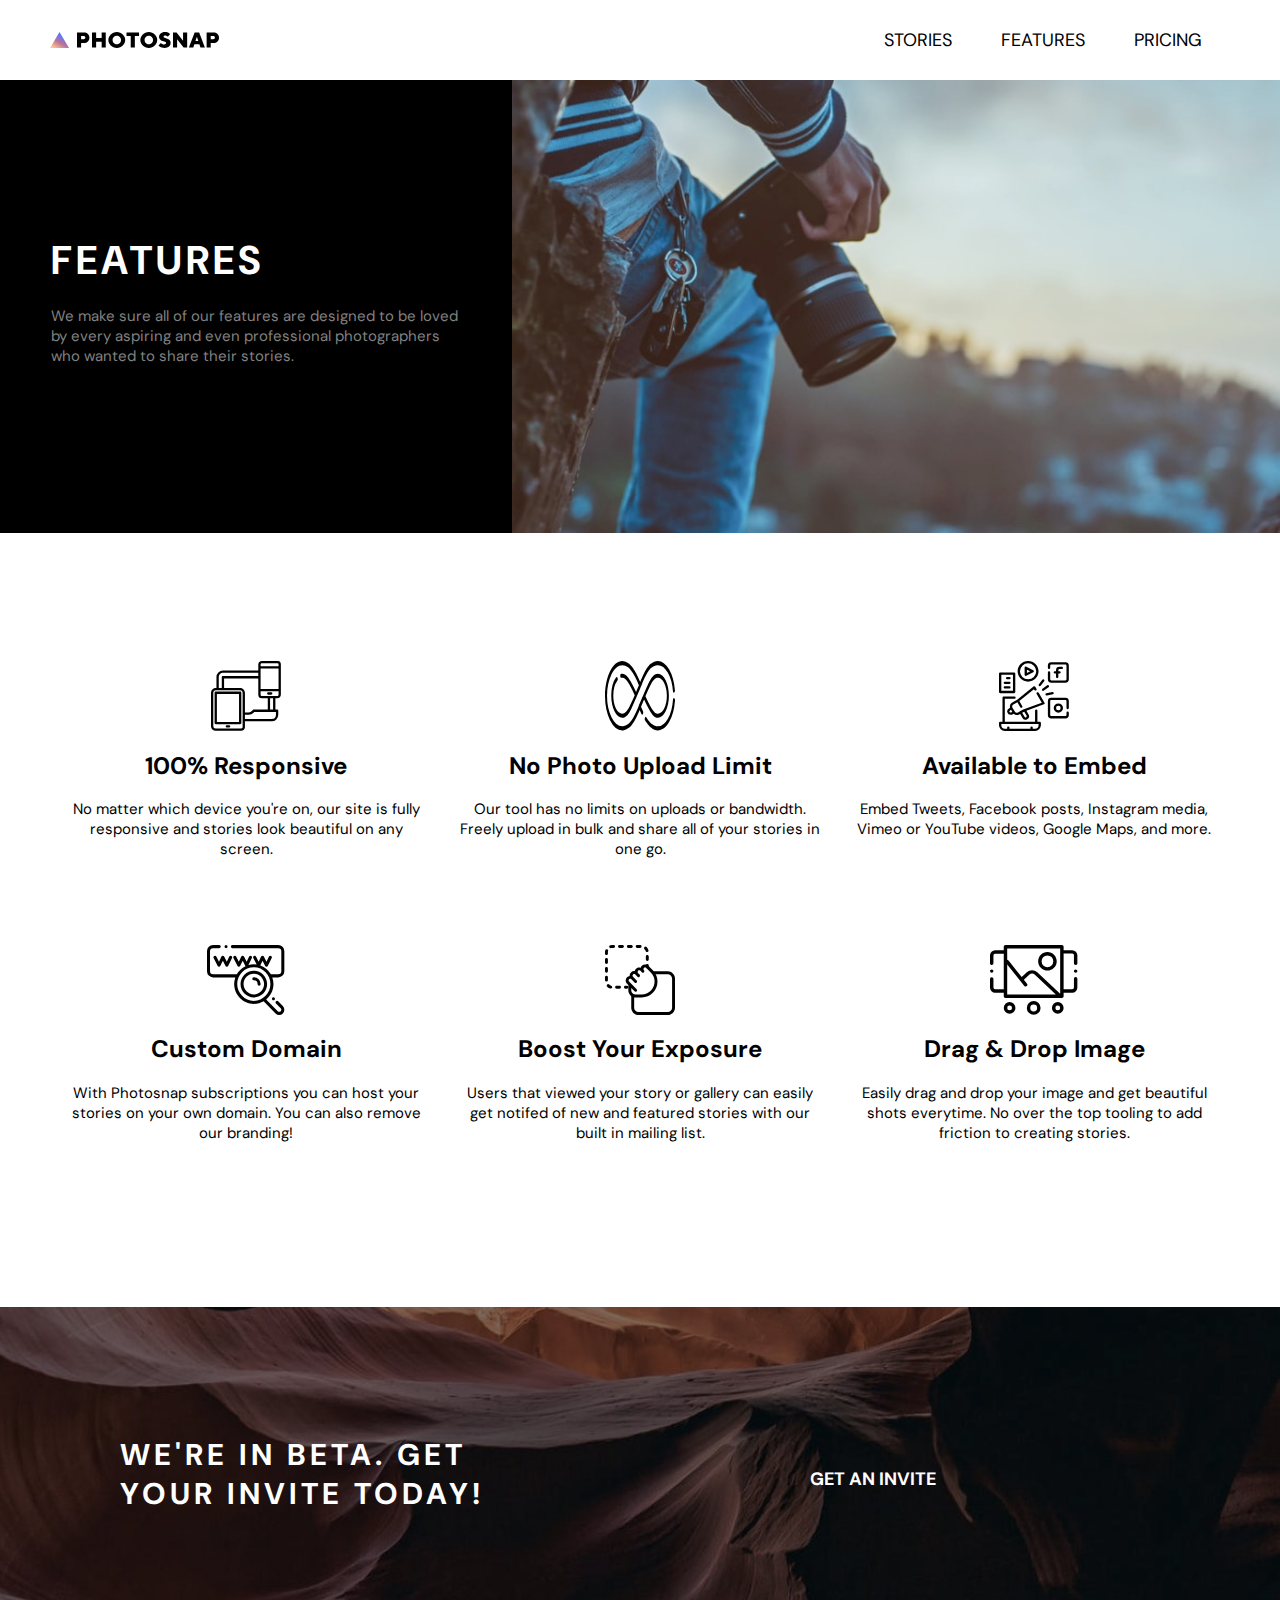
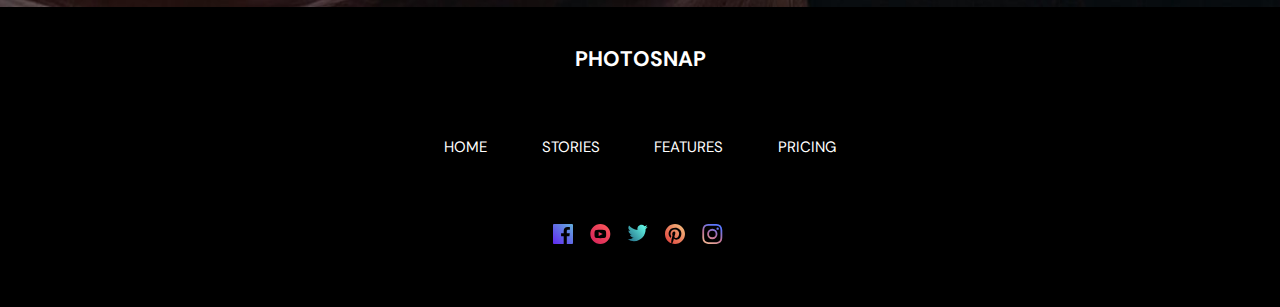
<file: features.html>
<!DOCTYPE html>
<html lang="en">
  <head>
    <meta charset="UTF-8" />
    <meta name="viewport" content="width=device-width, initial-scale=1.0" />

    <link
      rel="icon"
      type="image/png"
      sizes="32x32"
      href="./assets/favicon-32x32.png"
    />
    <link rel="preconnect" href="https://fonts.googleapis.com" />
    <link rel="preconnect" href="https://fonts.gstatic.com" crossorigin />
    <link
      href="https://fonts.googleapis.com/css2?family=DM+Sans:wght@400;700&display=swap"
      rel="stylesheet"
    />
    <link
      rel="stylesheet"
      href="https://use.fontawesome.com/releases/v5.15.3/css/all.css"
      integrity="sha384-SZXxX4whJ79/gErwcOYf+zWLeJdY/qpuqC4cAa9rOGUstPomtqpuNWT9wdPEn2fk"
      crossorigin="anonymous"
    />
    <link rel="stylesheet" href="features.css" />

    <title>Photosnap Website</title>
  </head>
  <body>
    <nav class="navbar">
      <div class="navbar-container">
        <a href="index.html" id="navbar-logo"
          ><img src="assets/shared/desktop/logo.svg" alt="logo"
        /></a>
        <div class="navbar-toggle" id="mobile-menu">
          <span class="bar"></span>
          <span class="bar"></span>
          <span class="bar"></span>
        </div>
        <ul class="navbar-menu">
          <li class="navbar-item">
            <a href="stories.html" class="navbar-links" id="stories-page"
              >STORIES</a
            >
          </li>
          <li class="navbar-item">
            <a href="features.html" class="navbar-links" id="features-page"
              >FEATURES</a
            >
          </li>
          <li class="navbar-item">
            <a href="pricing.html" class="navbar-links" id="pricing-page"
              >PRICING</a
            >
          </li>
        </ul>
      </div>
    </nav>
    <div class="top-outermost-container flex">
      <div class="left-main-container">
        <div class="main-text-container">
          <h1>features</h1>
          <p>
            We make sure all of our features are designed to be loved by every
            aspiring and even professional photographers who wanted to share
            their stories.
          </p>
        </div>
      </div>
      <div class="right-main-container">
        <img
          class="img-settings mobile"
          src="assets/features/mobile/hero.jpg"
          alt="holding-camera-picture"
        />
        <img
          class="img-settings tablet"
          src="assets/features/tablet/hero.jpg"
          alt="holding-camera-picture"
        />
        <img
          class="img-settings desktop"
          src="assets/features/desktop/hero.jpg"
          alt="holding-camera-picture"
        />
      </div>
    </div>
    <div class="features-info-outer-container">
      <div class="features-info-inner-container">
        <div class="features-cards">
          <img
            class="features-imgs"
            src="assets/features/desktop/responsive.svg"
            alt="responsive-pic"
          />
          <h2>100% Responsive</h2>
          <p>
            No matter which device you're on, our site is fully responsive and
            stories look beautiful on any screen.
          </p>
        </div>
        <div class="features-cards">
          <img
            class="features-imgs loop"
            src="assets/features/desktop/no-limit.svg"
            alt="limit-pic"
          />
          <h2>No Photo Upload Limit</h2>
          <p>
            Our tool has no limits on uploads or bandwidth. Freely upload in
            bulk and share all of your stories in one go.
          </p>
        </div>
        <div class="features-cards">
          <img
            class="features-imgs"
            src="assets/features/desktop/embed.svg"
            alt="embed-pic"
          />
          <h2>Available to Embed</h2>
          <p>
            Embed Tweets, Facebook posts, Instagram media, Vimeo or YouTube
            videos, Google Maps, and more.
          </p>
        </div>
        <div class="features-cards">
          <img
            class="features-imgs"
            src="assets/features/desktop/custom-domain.svg"
            alt="domain-pic"
          />
          <h2>Custom Domain</h2>
          <p>
            With Photosnap subscriptions you can host your stories on your own
            domain. You can also remove our branding!
          </p>
        </div>
        <div class="features-cards">
          <img
            class="features-imgs"
            src="assets/features/desktop/boost-exposure.svg"
            alt="boost-pic"
          />
          <h2>Boost Your Exposure</h2>
          <p>
            Users that viewed your story or gallery can easily get notifed of
            new and featured stories with our built in mailing list.
          </p>
        </div>
        <div class="features-cards">
          <img
            class="features-imgs"
            src="assets/features/desktop/drag-drop.svg"
            alt="drag-and-drop-pic"
          />
          <h2>Drag & Drop Image</h2>
          <p>
            Easily drag and drop your image and get beautiful shots everytime.
            No over the top tooling to add friction to creating stories.
          </p>
        </div>
      </div>
    </div>
    <div class="beta-container flex uppercase">
      <div class="beta-left-container">
        <div class="beta-text-wrapper">
          <h1>We're in beta. Get your invite today!</h1>
        </div>
      </div>
      <div class="beta-right-container">
        <div class="invite-wrapper">
          <h3>
            Get an invite<i class="fas fa-long-arrow-alt-right fa-2x"></i>
          </h3>
        </div>
      </div>
    </div>
    <footer class="footer-main">
      <div class="footer-info-div flex">
        <div class="footer-logo-div">
          <a href="index.html" class="footer-logo" id="page">PHOTOSNAP</a>
        </div>
        <div class="footer-links-div">
          <a href="index.html" class="footer-links" id="home-page">HOME</a>
          <a href="stories.html" class="footer-links" id="stories-page"
            >STORIES</a
          >
          <a href="features.html" class="footer-links" id="features-page"
            >FEATURES</a
          >
          <a href="pricing.html" class="footer-links" id="pricing-page"
            >PRICING</a
          >
        </div>
        <div class="social-media-div">
          <a href="" class="media-links"
            ><img src="assets/shared/desktop/facebook.svg"
          /></a>
          <a href="" class="media-links"
            ><img src="assets/shared/desktop/youtube.svg"
          /></a>
          <a href="" class="media-links"
            ><img src="assets/shared/desktop/twitter.svg"
          /></a>
          <a href="" class="media-links"
            ><img src="assets/shared/desktop/pinterest.svg"
          /></a>
          <a href="" class="media-links"
            ><img src="assets/shared/desktop/instagram.svg"
          /></a>
        </div>
      </div>
    </footer>
  </body>
  <script src="app.js"></script>
</html>
</file>
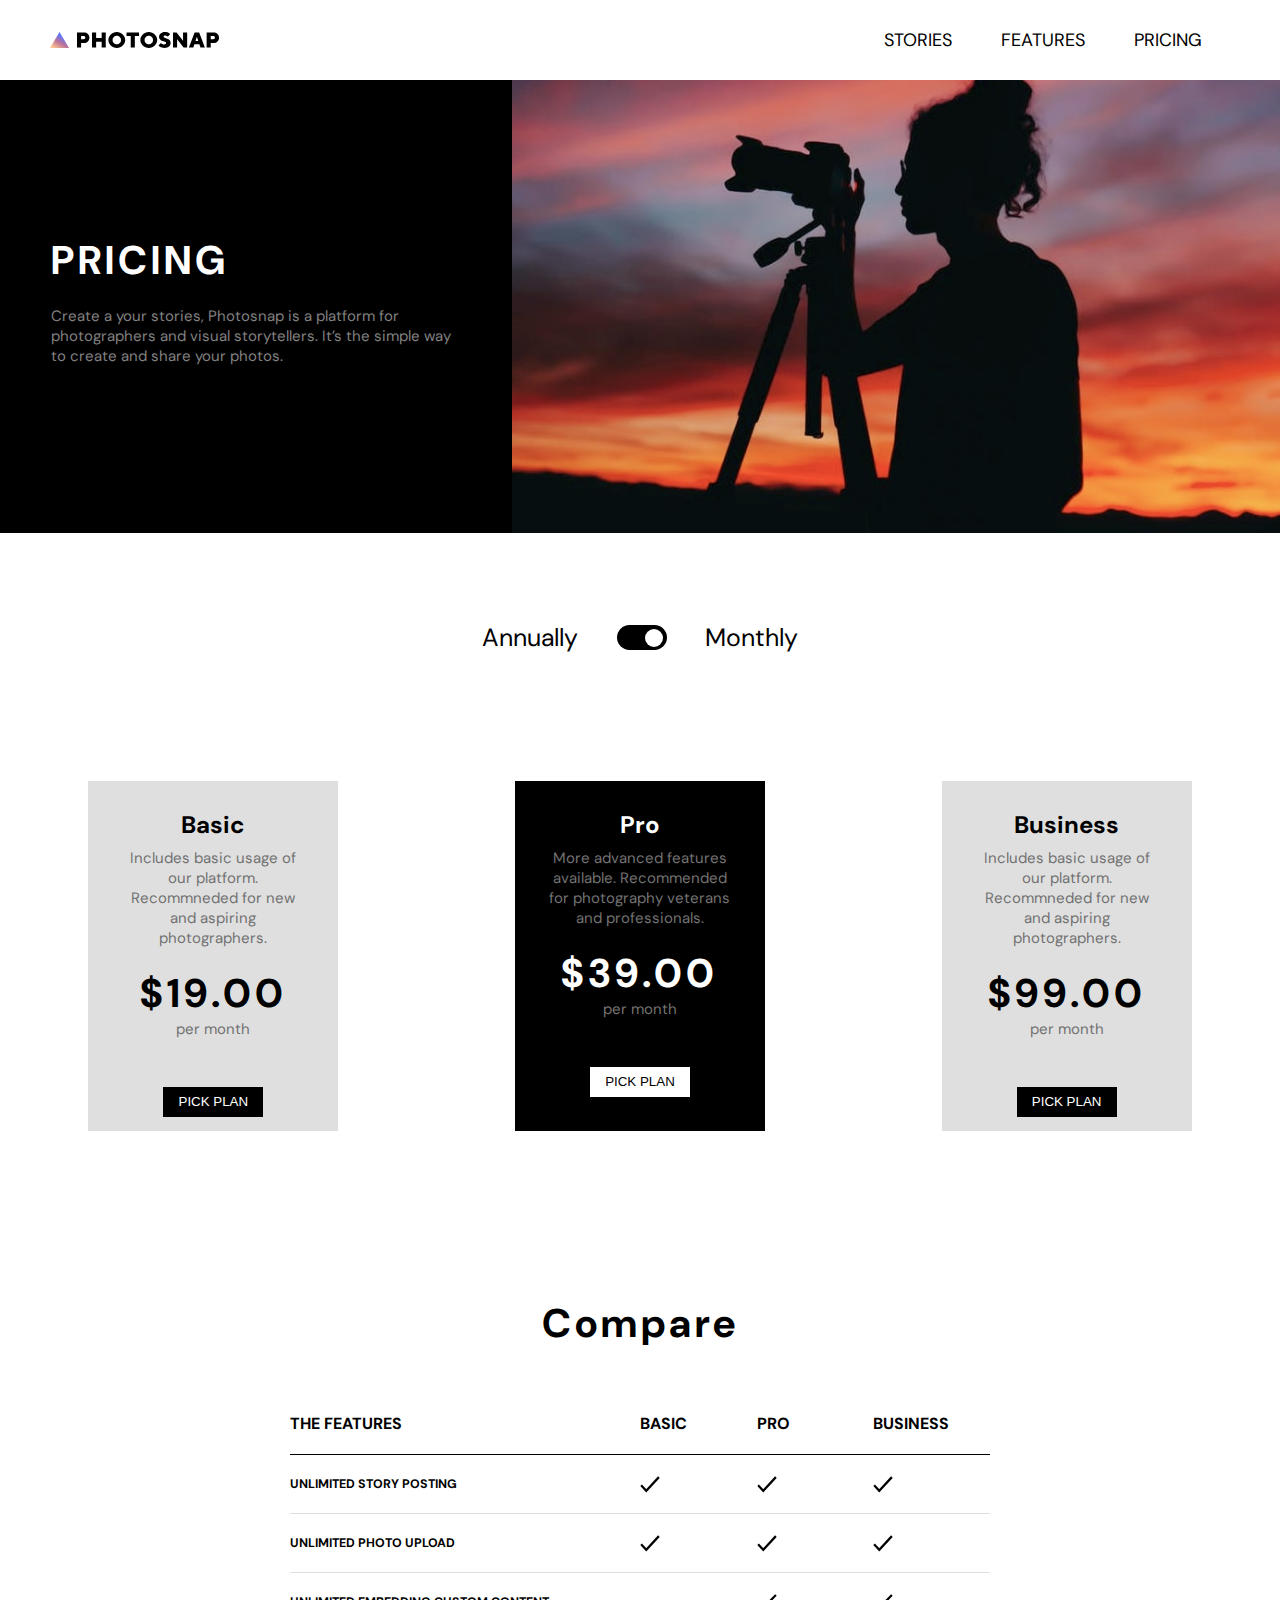
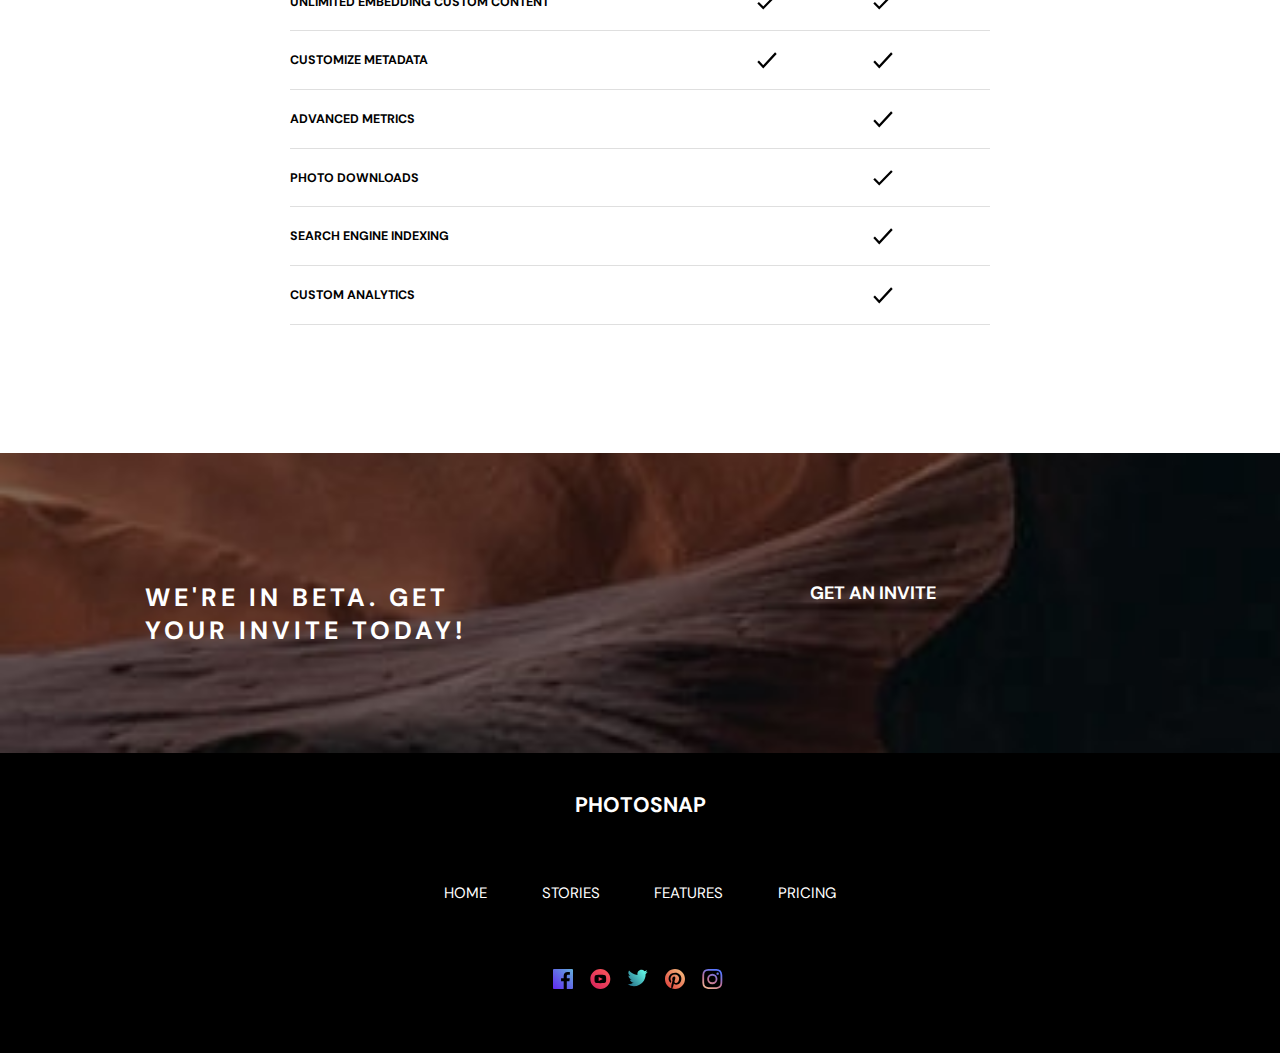
<file: pricing.html>
<!DOCTYPE html>
<html lang="en">
  <head>
    <meta charset="UTF-8" />
    <meta name="viewport" content="width=device-width, initial-scale=1.0" />

    <link
      rel="icon"
      type="image/png"
      sizes="32x32"
      href="./assets/favicon-32x32.png"
    />
    <link rel="preconnect" href="https://fonts.googleapis.com" />
    <link rel="preconnect" href="https://fonts.gstatic.com" crossorigin />
    <link
      href="https://fonts.googleapis.com/css2?family=DM+Sans:wght@400;700&display=swap"
      rel="stylesheet"
    />
    <link
      rel="stylesheet"
      href="https://use.fontawesome.com/releases/v5.15.3/css/all.css"
      integrity="sha384-SZXxX4whJ79/gErwcOYf+zWLeJdY/qpuqC4cAa9rOGUstPomtqpuNWT9wdPEn2fk"
      crossorigin="anonymous"
    />
    <link rel="stylesheet" href="pricing.css" />

    <title>Photosnap Website</title>
  </head>
  <body>
    <nav class="navbar">
      <div class="navbar-container">
        <a href="index.html" id="navbar-logo"
          ><img src="assets/shared/desktop/logo.svg" alt="logo"
        /></a>
        <div class="navbar-toggle" id="mobile-menu">
          <span class="bar"></span>
          <span class="bar"></span>
          <span class="bar"></span>
        </div>
        <ul class="navbar-menu">
          <li class="navbar-item">
            <a href="stories.html" class="navbar-links" id="stories-page"
              >STORIES</a
            >
          </li>
          <li class="navbar-item">
            <a href="features.html" class="navbar-links" id="features-page"
              >FEATURES</a
            >
          </li>
          <li class="navbar-item">
            <a href="pricing.html" class="navbar-links" id="pricing-page"
              >PRICING</a
            >
          </li>
        </ul>
      </div>
    </nav>
    <div class="top-outermost-container flex">
      <div class="left-main-container">
        <div class="main-text-container">
          <h1>Pricing</h1>
          <p>
            Create a your stories, Photosnap is a platform for photographers and
            visual storytellers. It’s the simple way to create and share your
            photos.
          </p>
        </div>
      </div>
      <div class="right-main-container">
        <img
          class="img-settings mobile"
          src="assets/pricing/mobile/hero.jpg"
          alt="sunset-picture"
        />
        <img
          class="img-settings tablet"
          src="assets/pricing/tablet/hero.jpg"
          alt="sunset-picture"
        />
        <img
          class="img-settings desktop"
          src="assets/pricing/desktop/hero.jpg"
          alt="sunset-picture"
        />
      </div>
    </div>
    <div class="pricing-cards-outer-container">
      <div class="toggle-switch">
        <span>Annually</span>
        <input type="checkbox" class="toggle-btn" />
        <span>Monthly</span>
      </div>
      <div class="pricing-cards-inner-container flex">
        <div class="cards">
          <div class="cards-info-wrapper">
            <h2>Basic</h2>
            <p>
              Includes basic usage of our platform. Recommneded for new and
              aspiring photographers.
            </p>
            <h1 class="basic-cost">$19.00</h1>
            <p class="cost-frequency1">per month</p>
            <button class="price-button uppercase">Pick plan</button>
          </div>
        </div>
        <div class="cards dark-bg">
          <div class="cards-info-wrapper">
            <h2>Pro</h2>
            <p>
              More advanced features available. Recommended for photography
              veterans and professionals.
            </p>
            <h1 class="pro-cost">$39.00</h1>
            <p class="cost-frequency2">per month</p>
            <button class="price-button light-bg uppercase">Pick plan</button>
          </div>
        </div>
        <div class="cards">
          <div class="cards-info-wrapper">
            <h2>Business</h2>
            <p>
              Includes basic usage of our platform. Recommneded for new and
              aspiring photographers.
            </p>
            <h1 class="business-cost">$99.00</h1>
            <p class="cost-frequency3">per month</p>
            <button class="price-button uppercase">Pick plan</button>
          </div>
        </div>
      </div>
    </div>

    <div class="compare-outermost-container">
      <div class="compare-title">
        <h1>Compare</h1>
      </div>
      <div class="compare-features-wrapper uppercase">
        <div class="compare-grid-container border-b">
          <h4>The Features</h4>
          <h4>Basic</h4>
          <h4>Pro</h4>
          <h4>Business</h4>
        </div>
        <div class="compare-grid-container border-g">
          <h5>Unlimited story posting</h5>
          <img class="checks" src="assets/pricing/desktop/check.svg" />
          <img class="checks" src="assets/pricing/desktop/check.svg" />
          <img class="checks" src="assets/pricing/desktop/check.svg" />
        </div>
        <div class="compare-grid-container border-g">
          <h5>Unlimited photo upload</h5>
          <img class="checks" src="assets/pricing/desktop/check.svg" />
          <img class="checks" src="assets/pricing/desktop/check.svg" />
          <img class="checks" src="assets/pricing/desktop/check.svg" />
        </div>
        <div class="compare-grid-container border-g">
          <h5>Unlimited embedding custom content</h5>
          <p></p>
          <img class="checks" src="assets/pricing/desktop/check.svg" />
          <img class="checks" src="assets/pricing/desktop/check.svg" />
        </div>
        <div class="compare-grid-container border-g">
          <h5>customize metadata</h5>
          <p></p>
          <img class="checks" src="assets/pricing/desktop/check.svg" />
          <img class="checks" src="assets/pricing/desktop/check.svg" />
        </div>
        <div class="compare-grid-container border-g">
          <h5>advanced metrics</h5>
          <p></p>
          <p></p>
          <img class="checks" src="assets/pricing/desktop/check.svg" />
        </div>
        <div class="compare-grid-container border-g">
          <h5>photo downloads</h5>
          <p></p>
          <p></p>
          <img class="checks" src="assets/pricing/desktop/check.svg" />
        </div>
        <div class="compare-grid-container border-g">
          <h5>search engine indexing</h5>
          <p></p>
          <p></p>
          <img class="checks" src="assets/pricing/desktop/check.svg" />
        </div>
        <div class="compare-grid-container border-g">
          <h5>custom analytics</h5>
          <p></p>
          <p></p>
          <img class="checks" src="assets/pricing/desktop/check.svg" />
        </div>
      </div>
    </div>
    <div class="beta-container flex uppercase">
      <div class="beta-left-container">
        <div class="beta-text-wrapper">
          <h1>We're in beta. Get your invite today!</h1>
        </div>
      </div>
      <div class="beta-right-container">
        <div class="invite-wrapper">
          <h3>
            Get an invite<i class="fas fa-long-arrow-alt-right fa-2x"></i>
          </h3>
        </div>
      </div>
    </div>
    <footer class="footer-main">
      <div class="footer-info-div flex">
        <div class="footer-logo-div">
          <a href="/index.html" class="footer-logo" id="page">PHOTOSNAP</a>
        </div>
        <div class="footer-links-div">
          <a href="index.html" class="footer-links" id="home-page">HOME</a>
          <a href="stories.html" class="footer-links" id="stories-page"
            >STORIES</a
          >
          <a href="features.html" class="footer-links" id="features-page"
            >FEATURES</a
          >
          <a href="pricing.html" class="footer-links" id="pricing-page"
            >PRICING</a
          >
        </div>
        <div class="social-media-div">
          <a href="" class="media-links"
            ><img src="assets/shared/desktop/facebook.svg"
          /></a>
          <a href="" class="media-links"
            ><img src="assets/shared/desktop/youtube.svg"
          /></a>
          <a href="" class="media-links"
            ><img src="assets/shared/desktop/twitter.svg"
          /></a>
          <a href="" class="media-links"
            ><img src="assets/shared/desktop/pinterest.svg"
          /></a>
          <a href="" class="media-links"
            ><img src="assets/shared/desktop/instagram.svg"
          /></a>
        </div>
      </div>
    </footer>
  </body>
  <script src="app.js"></script>
</html>
</file>
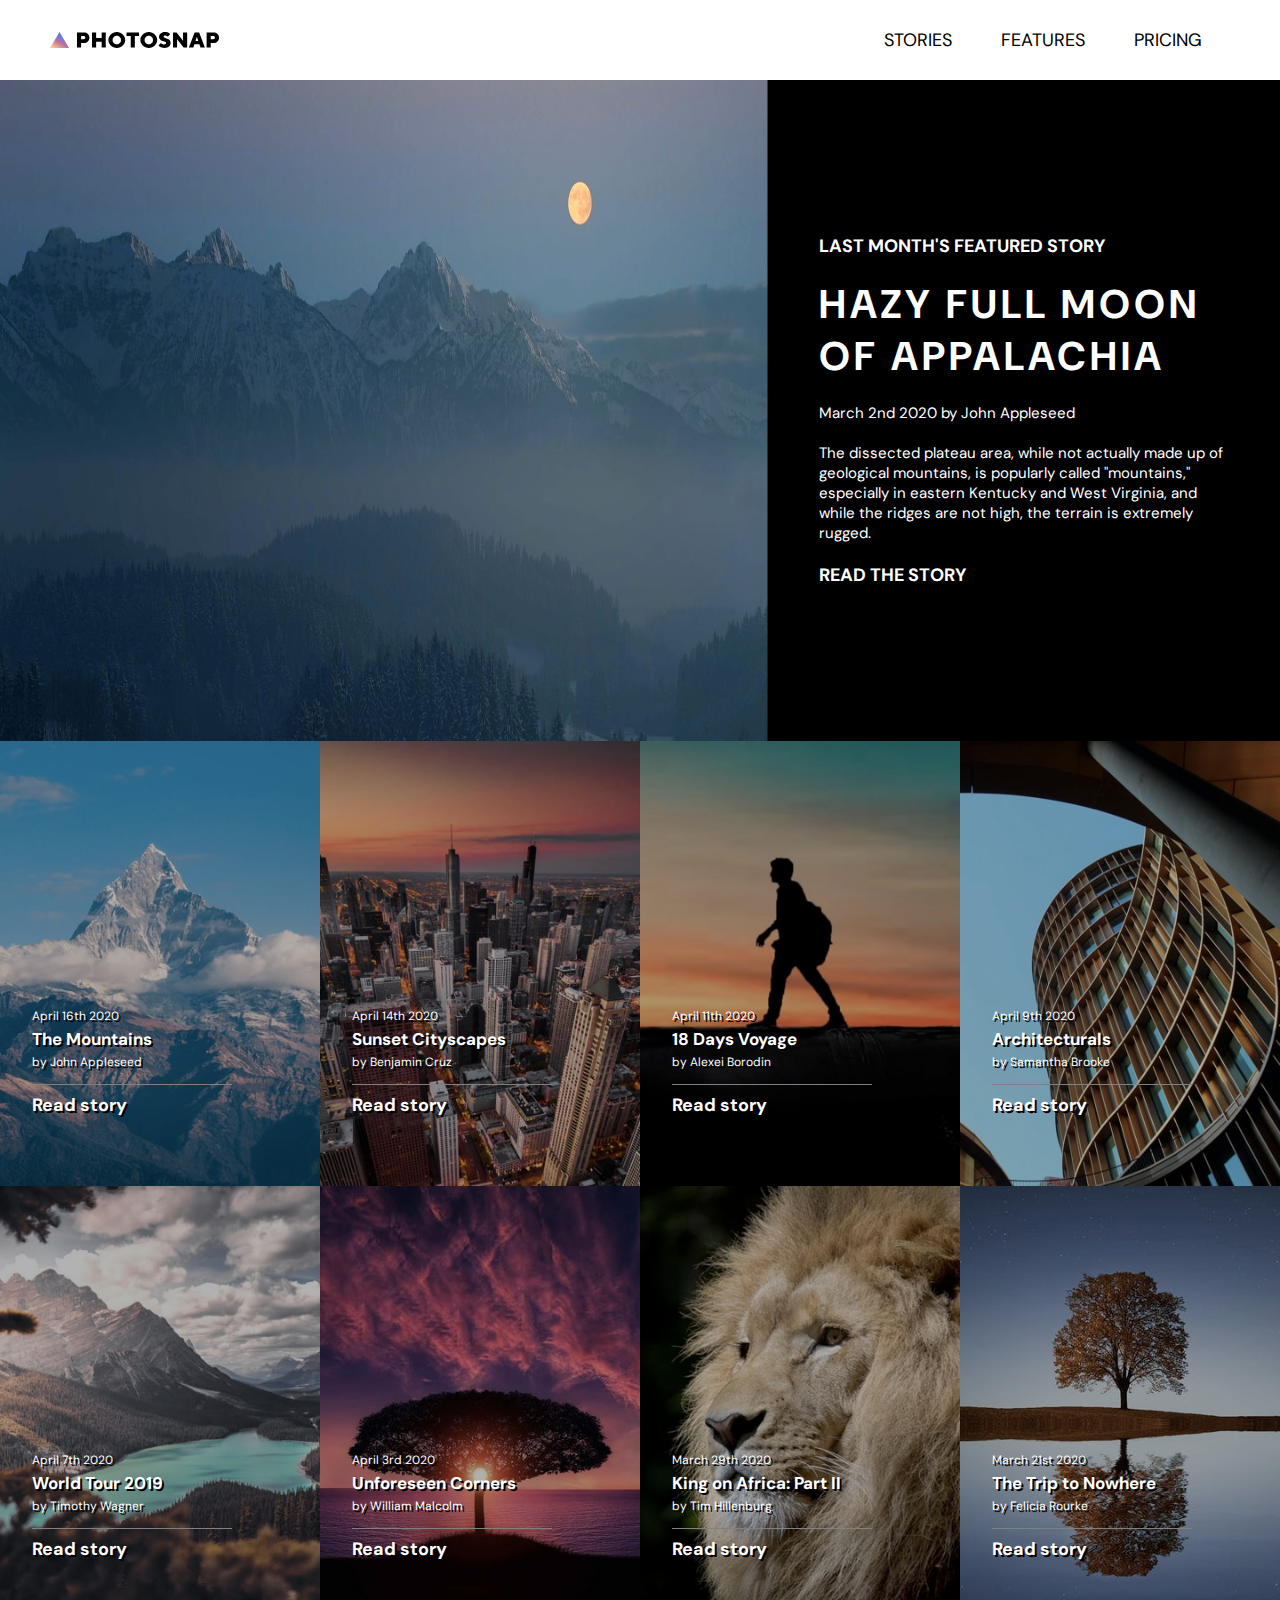
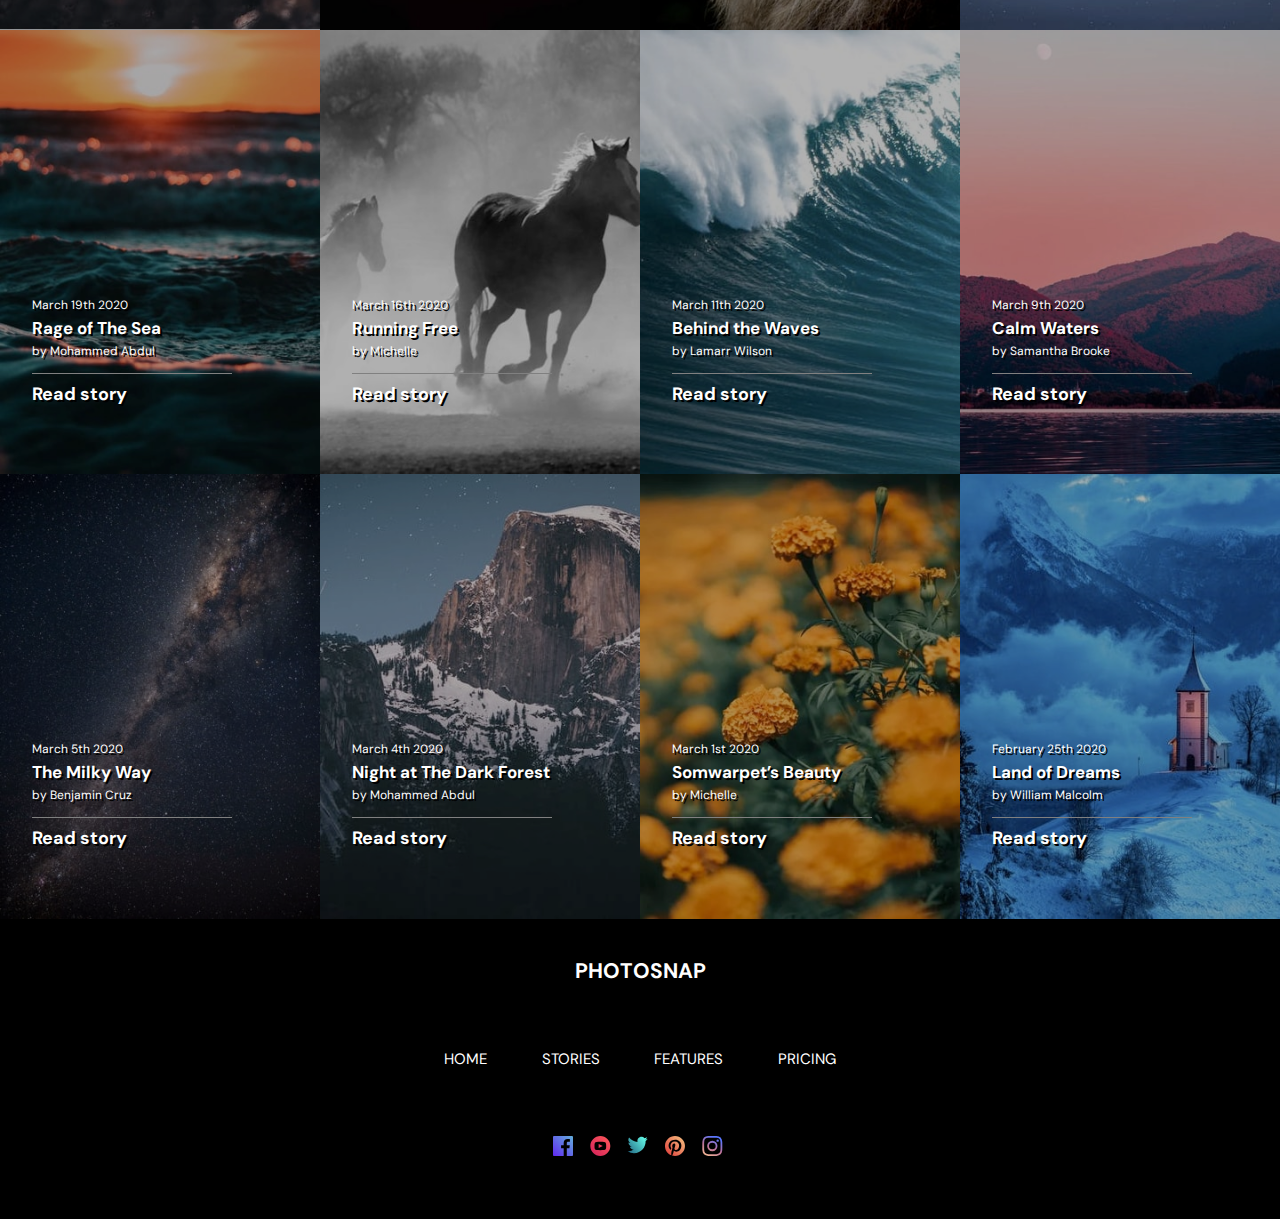
<file: stories.html>
<!DOCTYPE html>
<html lang="en">
  <head>
    <meta charset="UTF-8" />
    <meta name="viewport" content="width=device-width, initial-scale=1.0" />

    <link
      rel="icon"
      type="image/png"
      sizes="32x32"
      href="./assets/favicon-32x32.png"
    />
    <link rel="preconnect" href="https://fonts.googleapis.com" />
    <link rel="preconnect" href="https://fonts.gstatic.com" crossorigin />
    <link
      href="https://fonts.googleapis.com/css2?family=DM+Sans:wght@400;700&display=swap"
      rel="stylesheet"
    />
    <link
      rel="stylesheet"
      href="https://use.fontawesome.com/releases/v5.15.3/css/all.css"
      integrity="sha384-SZXxX4whJ79/gErwcOYf+zWLeJdY/qpuqC4cAa9rOGUstPomtqpuNWT9wdPEn2fk"
      crossorigin="anonymous"
    />

    <link rel="stylesheet" href="stories.css" />

    <title>Frontend Mentor | Photosnap Website Challenge</title>
  </head>
  <body>
    <nav class="navbar">
      <div class="navbar-container">
        <a href="index.html" id="navbar-logo"
          ><img src="assets/shared/desktop/logo.svg" alt="logo"
        /></a>
        <div class="navbar-toggle" id="mobile-menu">
          <span class="bar"></span>
          <span class="bar"></span>
          <span class="bar"></span>
        </div>
        <ul class="navbar-menu">
          <li class="navbar-item">
            <a href="stories.html" class="navbar-links" id="stories-page"
              >STORIES</a
            >
          </li>
          <li class="navbar-item">
            <a href="features.html" class="navbar-links" id="features-page"
              >FEATURES</a
            >
          </li>
          <li class="navbar-item">
            <a href="pricing.html" class="navbar-links" id="pricing-page"
              >PRICING</a
            >
          </li>
        </ul>
      </div>
    </nav>
    <div class="top-outermost-container flex">
      <div class="moon-img-container">
        <img
          class="moon-img mobile"
          src="assets/stories/mobile/moon-of-appalacia.jpg"
          alt="moon-image"
        />
        <img
          class="moon-img tablet"
          src="assets/stories/tablet/moon-of-appalacia.jpg"
          alt="moon-image"
        />
        <img
          class="moon-img desktop tablet-stories"
          src="assets/stories/desktop/moon-of-appalacia.jpg"
          alt="moon-image"
        />
      </div>
      <div class="moon-text-container">
        <div class="moon-text-wrapper">
          <h3 class="uppercase">Last month's featured story</h3>
          <h1 class="uppercase">Hazy full moon of Appalachia</h1>
          <p>March 2nd 2020 by John Appleseed</p>
          <p>
            The dissected plateau area, while not actually made up of geological
            mountains, is popularly called "mountains," especially in eastern
            Kentucky and West Virginia, and while the ridges are not high, the
            terrain is extremely rugged.
          </p>
          <div class="read-story-text uppercase">
            <h3>
              Read the story<i class="fas fa-long-arrow-alt-right fa-2x"></i>
            </h3>
          </div>
        </div>
      </div>
    </div>
    <div class="story-imgs-outermost-container">
      <div class="relative-container">
        <div class="mountains-pic linear-black">
          <img
            class="img-settings mobile"
            src="assets/stories/mobile/mountains.jpg"
          />
          <img
            class="img-settings desktop"
            src="assets/stories/desktop/mountains.jpg"
          />
        </div>
        <div class="background-imgs-text">
          <div class="image-description">
            <p class="date">April 16th 2020</p>
            <h2>The Mountains</h2>
            <p class="author">by John Appleseed</p>
          </div>
          <div class="read-story-text">
            <h3>Read story<i class="fas fa-long-arrow-alt-right fa-2x"></i></h3>
          </div>
        </div>
      </div>
      <div class="relative-container">
        <div class="sunset-pic linear-black">
          <img
            class="img-settings mobile"
            src="assets/stories/mobile/cityscapes.jpg"
          />
          <img
            class="img-settings desktop"
            src="assets/stories/desktop/cityscapes.jpg"
          />
        </div>
        <div class="background-imgs-text">
          <div class="image-description">
            <p class="date">April 14th 2020</p>
            <h2>Sunset Cityscapes</h2>
            <p class="author">by Benjamin Cruz</p>
          </div>
          <div class="read-story-text">
            <h3>Read story<i class="fas fa-long-arrow-alt-right fa-2x"></i></h3>
          </div>
        </div>
      </div>
      <div class="relative-container">
        <div class="voyage-pic linear-black">
          <img
            class="img-settings mobile"
            src="assets/stories/mobile/18-days-voyage.jpg"
          />
          <img
            class="img-settings desktop"
            src="assets/stories/desktop/18-days-voyage.jpg"
          />
        </div>
        <div class="background-imgs-text">
          <div class="image-description">
            <p class="date">April 11th 2020</p>
            <h2>18 Days Voyage</h2>
            <p class="author">by Alexei Borodin</p>
          </div>
          <div class="read-story-text">
            <h3>Read story<i class="fas fa-long-arrow-alt-right fa-2x"></i></h3>
          </div>
        </div>
      </div>
      <div class="relative-container">
        <div class="archetict-pic linear-black">
          <img
            class="img-settings mobile"
            src="assets/stories/mobile/architecturals.jpg"
          />
          <img
            class="img-settings desktop"
            src="assets/stories/desktop/architecturals.jpg"
          />
        </div>
        <div class="background-imgs-text">
          <div class="image-description">
            <p class="date">April 9th 2020</p>
            <h2>Architecturals</h2>
            <p class="author">by Samantha Brooke</p>
          </div>
          <div class="read-story-text">
            <h3>Read story<i class="fas fa-long-arrow-alt-right fa-2x"></i></h3>
          </div>
        </div>
      </div>
      <div class="relative-container">
        <div class="world-tour-pic linear-black">
          <img
            class="img-settings mobile"
            src="assets/stories/mobile/world-tour.jpg"
          />
          <img
            class="img-settings desktop"
            src="assets/stories/desktop/world-tour.jpg"
          />
        </div>
        <div class="background-imgs-text">
          <div class="image-description">
            <p class="date">April 7th 2020</p>
            <h2>World Tour 2019</h2>
            <p class="author">by Timothy Wagner</p>
          </div>
          <div class="read-story-text">
            <h3>Read story<i class="fas fa-long-arrow-alt-right fa-2x"></i></h3>
          </div>
        </div>
      </div>
      <div class="relative-container">
        <div class="unforseen-pic linear-black">
          <img
            class="img-settings mobile"
            src="assets/stories/mobile/unforeseen-corners.jpg"
          />
          <img
            class="img-settings desktop"
            src="assets/stories/desktop/unforeseen-corners.jpg"
          />
        </div>
        <div class="background-imgs-text">
          <div class="image-description">
            <p class="date">April 3rd 2020</p>
            <h2>Unforeseen Corners</h2>
            <p class="author">by William Malcolm</p>
          </div>
          <div class="read-story-text">
            <h3>Read story<i class="fas fa-long-arrow-alt-right fa-2x"></i></h3>
          </div>
        </div>
      </div>
      <div class="relative-container">
        <div class="lion-pic linear-black">
          <img
            class="img-settings mobile"
            src="assets/stories/mobile/king-on-africa.jpg"
          />
          <img
            class="img-settings desktop"
            src="assets/stories/desktop/king-on-africa.jpg"
          />
        </div>
        <div class="background-imgs-text">
          <div class="image-description">
            <p class="date">March 29th 2020</p>
            <h2>King on Africa: Part II</h2>
            <p class="author">by Tim Hillenburg</p>
          </div>
          <div class="read-story-text">
            <h3>Read story<i class="fas fa-long-arrow-alt-right fa-2x"></i></h3>
          </div>
        </div>
      </div>
      <div class="relative-container">
        <div class="nowhere-pic linear-black">
          <img
            class="img-settings mobile"
            src="assets/stories/mobile/trip-to-nowhere.jpg"
          />
          <img
            class="img-settings desktop"
            src="assets/stories/desktop/trip-to-nowhere.jpg"
          />
        </div>
        <div class="background-imgs-text">
          <div class="image-description">
            <p class="date">March 21st 2020</p>
            <h2>The Trip to Nowhere</h2>
            <p class="author">by Felicia Rourke</p>
          </div>
          <div class="read-story-text">
            <h3>Read story<i class="fas fa-long-arrow-alt-right fa-2x"></i></h3>
          </div>
        </div>
      </div>
      <div class="relative-container">
        <div class="sea-pic linear-black">
          <img
            class="img-settings mobile"
            src="assets/stories/mobile/rage-of-the-sea.jpg"
          />
          <img
            class="img-settings desktop"
            src="assets/stories/desktop/rage-of-the-sea.jpg"
          />
        </div>
        <div class="background-imgs-text">
          <div class="image-description">
            <p class="date">March 19th 2020</p>
            <h2>Rage of The Sea</h2>
            <p class="author">by Mohammed Abdul</p>
          </div>
          <div class="read-story-text">
            <h3>Read story<i class="fas fa-long-arrow-alt-right fa-2x"></i></h3>
          </div>
        </div>
      </div>
      <div class="relative-container">
        <div class="runningfree-pic linear-black">
          <img
            class="img-settings mobile"
            src="assets/stories/mobile/running-free.jpg"
          />
          <img
            class="img-settings desktop"
            src="assets/stories/desktop/running-free.jpg"
          />
        </div>
        <div class="background-imgs-text">
          <div class="image-description">
            <p class="date">March 16th 2020</p>
            <h2>Running Free</h2>
            <p class="author">by Michelle</p>
          </div>
          <div class="read-story-text">
            <h3>Read story<i class="fas fa-long-arrow-alt-right fa-2x"></i></h3>
          </div>
        </div>
      </div>
      <div class="relative-container">
        <div class="waves-pic linear-black">
          <img
            class="img-settings mobile"
            src="assets/stories/mobile/behind-the-waves.jpg"
          />
          <img
            class="img-settings desktop"
            src="assets/stories/desktop/behind-the-waves.jpg"
          />
        </div>
        <div class="background-imgs-text">
          <div class="image-description">
            <p class="date">March 11th 2020</p>
            <h2>Behind the Waves</h2>
            <p class="author">by Lamarr Wilson</p>
          </div>
          <div class="read-story-text">
            <h3>Read story<i class="fas fa-long-arrow-alt-right fa-2x"></i></h3>
          </div>
        </div>
      </div>
      <div class="relative-container">
        <div class="calm-pic linear-black">
          <img
            class="img-settings mobile"
            src="assets/stories/mobile/calm-waters.jpg"
          />
          <img
            class="img-settings desktop"
            src="assets/stories/desktop/calm-waters.jpg"
          />
        </div>
        <div class="background-imgs-text">
          <div class="image-description">
            <p class="date">March 9th 2020</p>
            <h2>Calm Waters</h2>
            <p class="author">by Samantha Brooke</p>
          </div>
          <div class="read-story-text">
            <h3>Read story<i class="fas fa-long-arrow-alt-right fa-2x"></i></h3>
          </div>
        </div>
      </div>
      <div class="relative-container">
        <div class="milkyway-pic linear-black">
          <img
            class="img-settings mobile"
            src="assets/stories/mobile/milky-way.jpg"
          />
          <img
            class="img-settings desktop"
            src="assets/stories/desktop/milky-way.jpg"
          />
        </div>
        <div class="background-imgs-text">
          <div class="image-description">
            <p class="date">March 5th 2020</p>
            <h2>The Milky Way</h2>
            <p class="author">by Benjamin Cruz</p>
          </div>
          <div class="read-story-text">
            <h3>Read story<i class="fas fa-long-arrow-alt-right fa-2x"></i></h3>
          </div>
        </div>
      </div>
      <div class="relative-container">
        <div class="darkforest-pic linear-black">
          <img
            class="img-settings mobile"
            src="assets/stories/mobile/dark-forest.jpg"
          />
          <img
            class="img-settings desktop"
            src="assets/stories/desktop/dark-forest.jpg"
          />
        </div>
        <div class="background-imgs-text">
          <div class="image-description">
            <p class="date">March 4th 2020</p>
            <h2>Night at The Dark Forest</h2>
            <p class="author">by Mohammed Abdul</p>
          </div>
          <div class="read-story-text">
            <h3>Read story<i class="fas fa-long-arrow-alt-right fa-2x"></i></h3>
          </div>
        </div>
      </div>
      <div class="relative-container">
        <div class="flowers-pic linear-black">
          <img
            class="img-settings mobile"
            src="assets/stories/mobile/somwarpet.jpg"
          />
          <img
            class="img-settings desktop"
            src="assets/stories/desktop/somwarpet.jpg"
          />
        </div>
        <div class="background-imgs-text">
          <div class="image-description">
            <p class="date">March 1st 2020</p>
            <h2>Somwarpet’s Beauty</h2>
            <p class="author">by Michelle</p>
          </div>
          <div class="read-story-text">
            <h3>Read story<i class="fas fa-long-arrow-alt-right fa-2x"></i></h3>
          </div>
        </div>
      </div>
      <div class="relative-container">
        <div class="snow-pic linear-black">
          <img
            class="img-settings mobile"
            src="assets/stories/mobile/land-of-dreams.jpg"
          />
          <img
            class="img-settings desktop"
            src="assets/stories/desktop/land-of-dreams.jpg"
          />
        </div>
        <div class="background-imgs-text">
          <div class="image-description">
            <p class="date">February 25th 2020</p>
            <h2>Land of Dreams</h2>
            <p class="author">by William Malcolm</p>
          </div>
          <div class="read-story-text">
            <h3>Read story<i class="fas fa-long-arrow-alt-right fa-2x"></i></h3>
          </div>
        </div>
      </div>
    </div>
    <footer class="footer-main">
      <div class="footer-info-div flex">
        <div class="footer-logo-div">
          <a href="index.html" class="footer-logo" id="page">PHOTOSNAP</a>
        </div>
        <div class="footer-links-div">
          <a href="index.html" class="footer-links" id="home-page">HOME</a>
          <a href="stories.html" class="footer-links" id="stories-page"
            >STORIES</a
          >
          <a href="features.html" class="footer-links" id="features-page"
            >FEATURES</a
          >
          <a href="pricing.html" class="footer-links" id="pricing-page"
            >PRICING</a
          >
        </div>
        <div class="social-media-div">
          <a href="" class="media-links"
            ><img src="assets/shared/desktop/facebook.svg"
          /></a>
          <a href="" class="media-links"
            ><img src="assets/shared/desktop/youtube.svg"
          /></a>
          <a href="" class="media-links"
            ><img src="assets/shared/desktop/twitter.svg"
          /></a>
          <a href="" class="media-links"
            ><img src="assets/shared/desktop/pinterest.svg"
          /></a>
          <a href="" class="media-links"
            ><img src="assets/shared/desktop/instagram.svg"
          /></a>
        </div>
      </div>
    </footer>
  </body>
  <script src="app.js"></script>
</html>
</file>
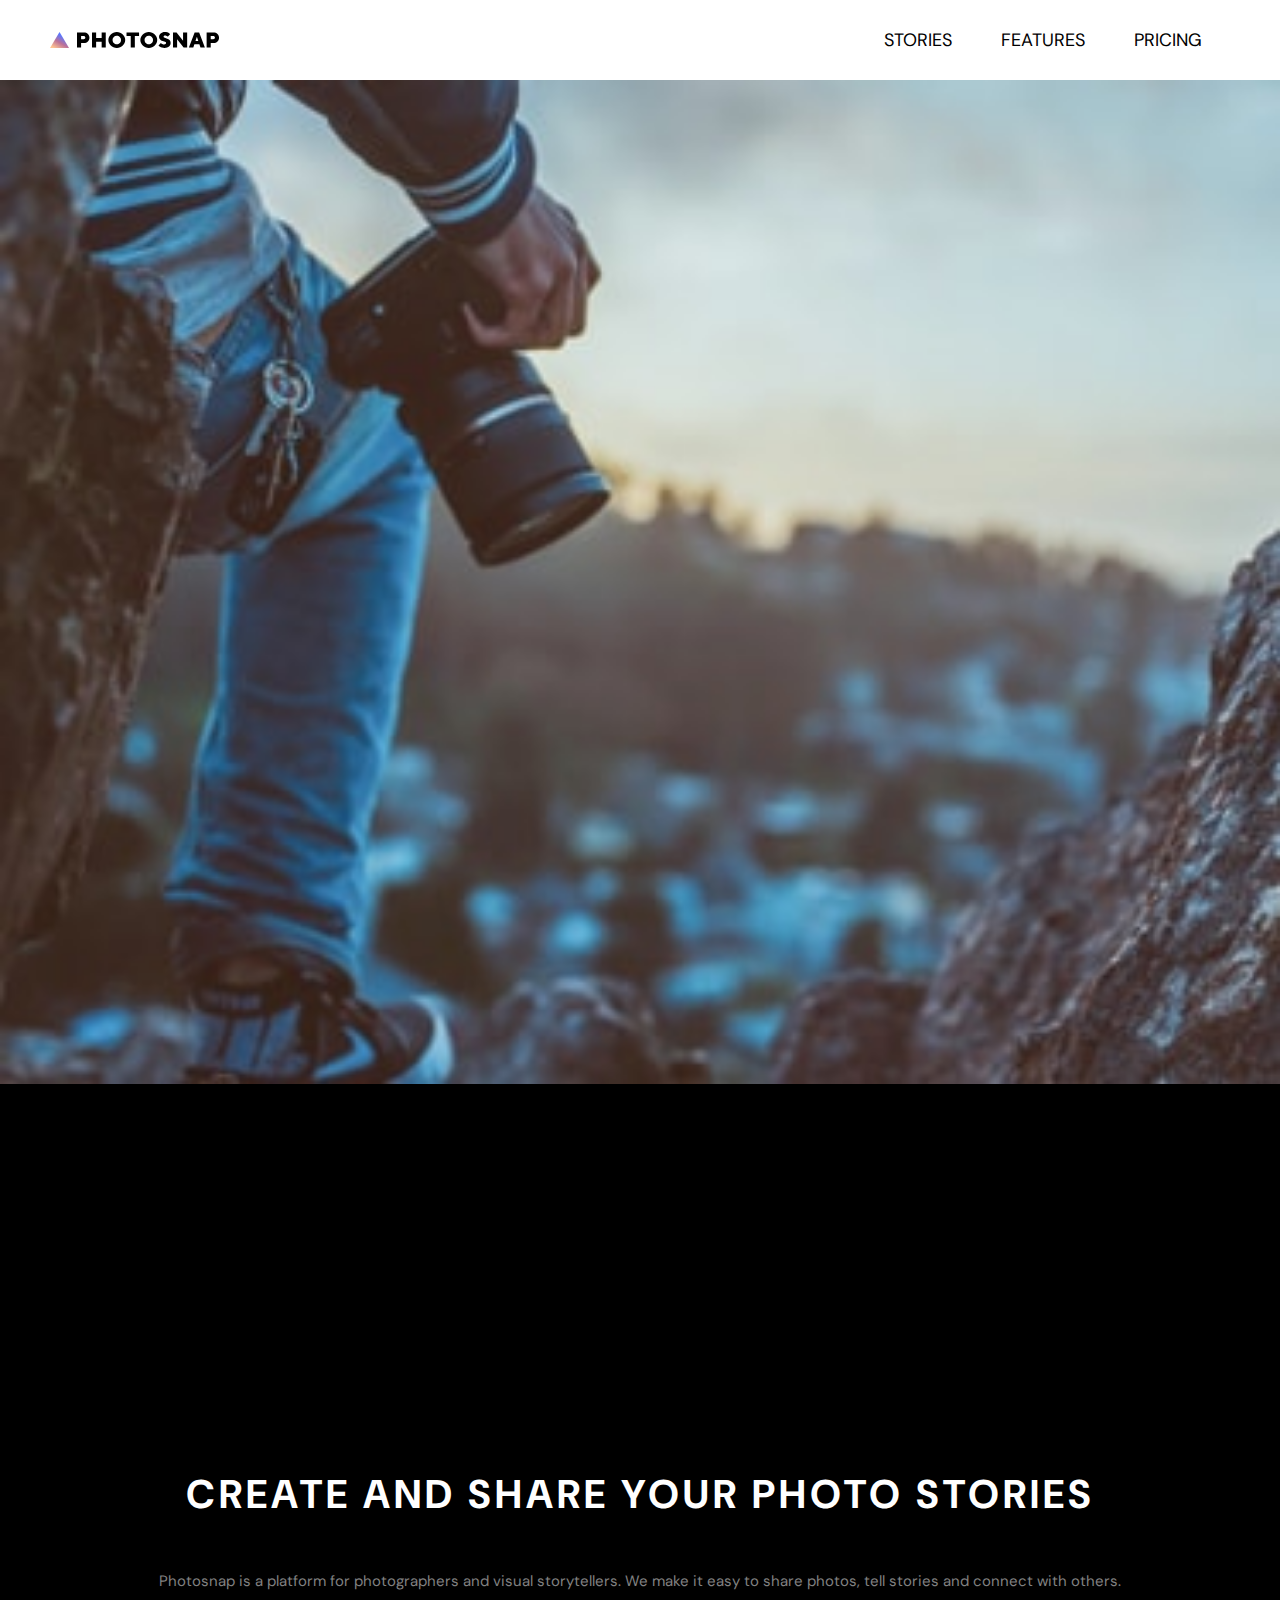
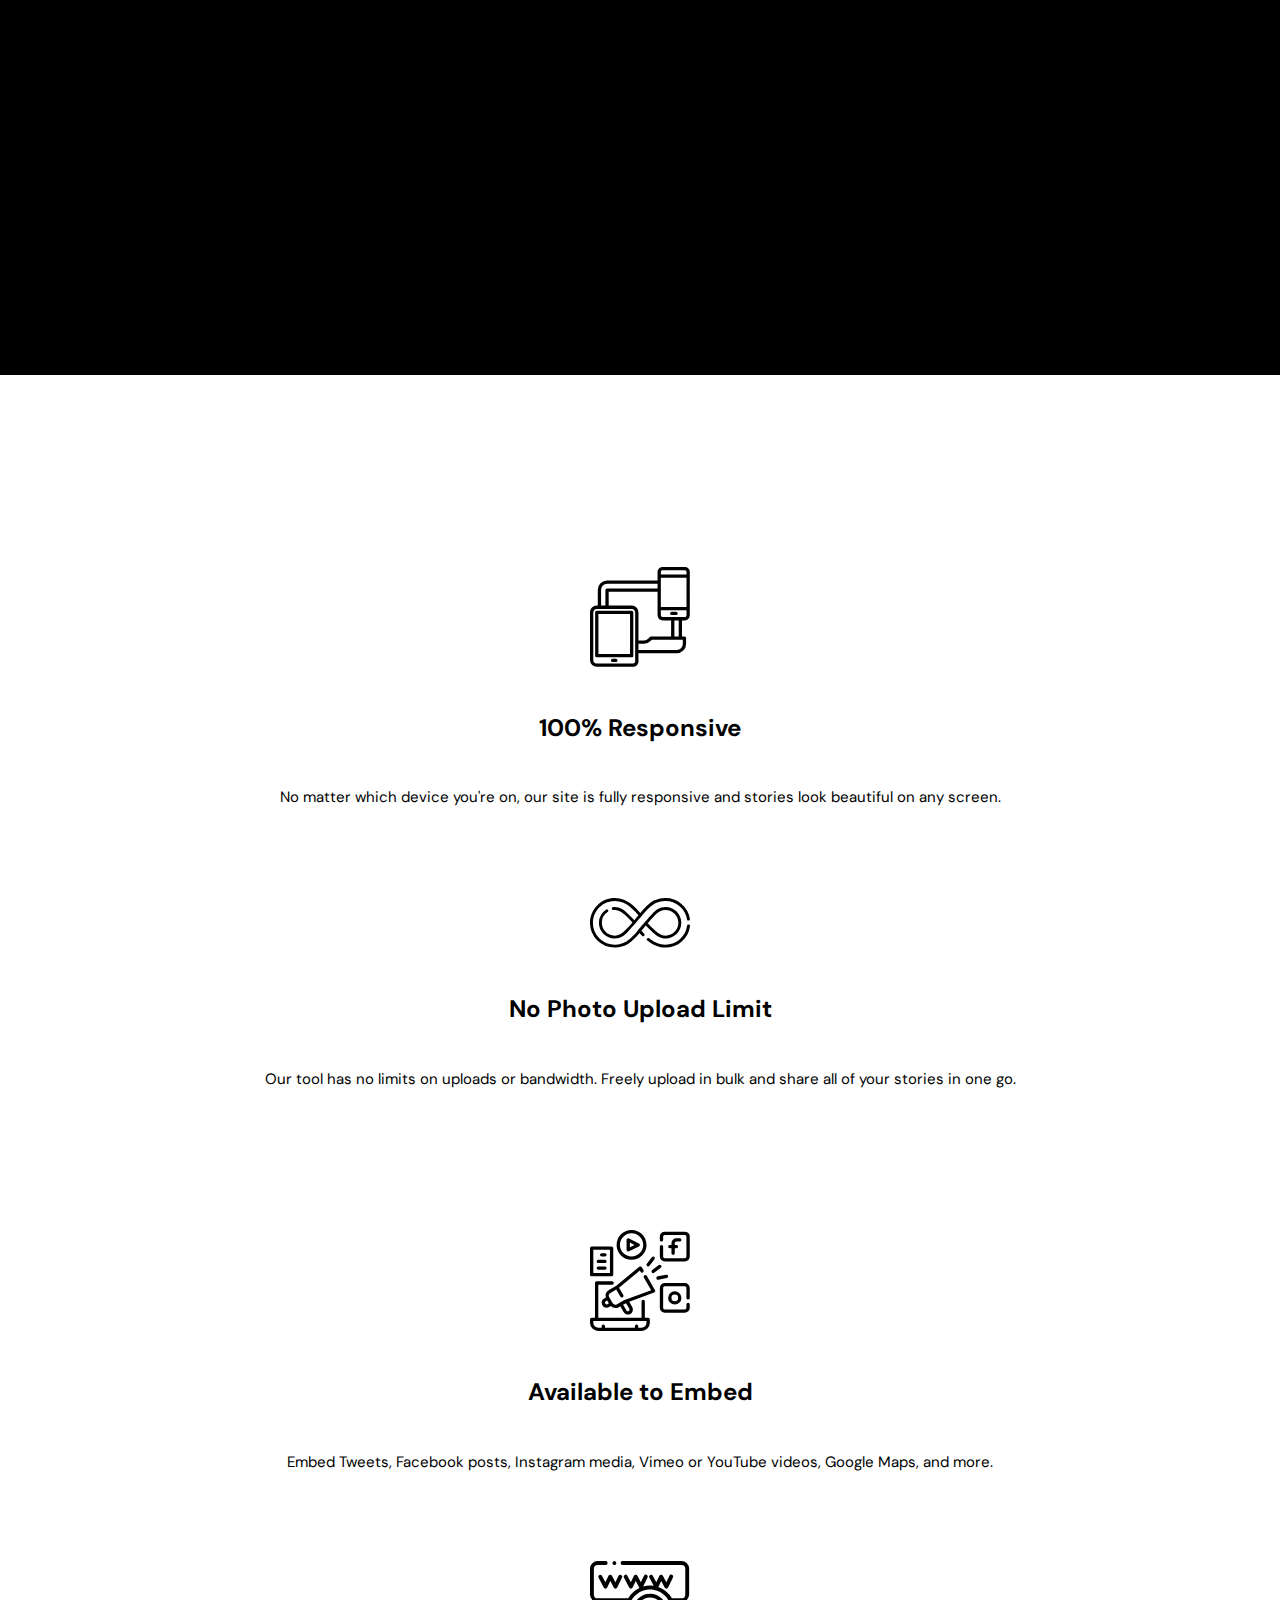
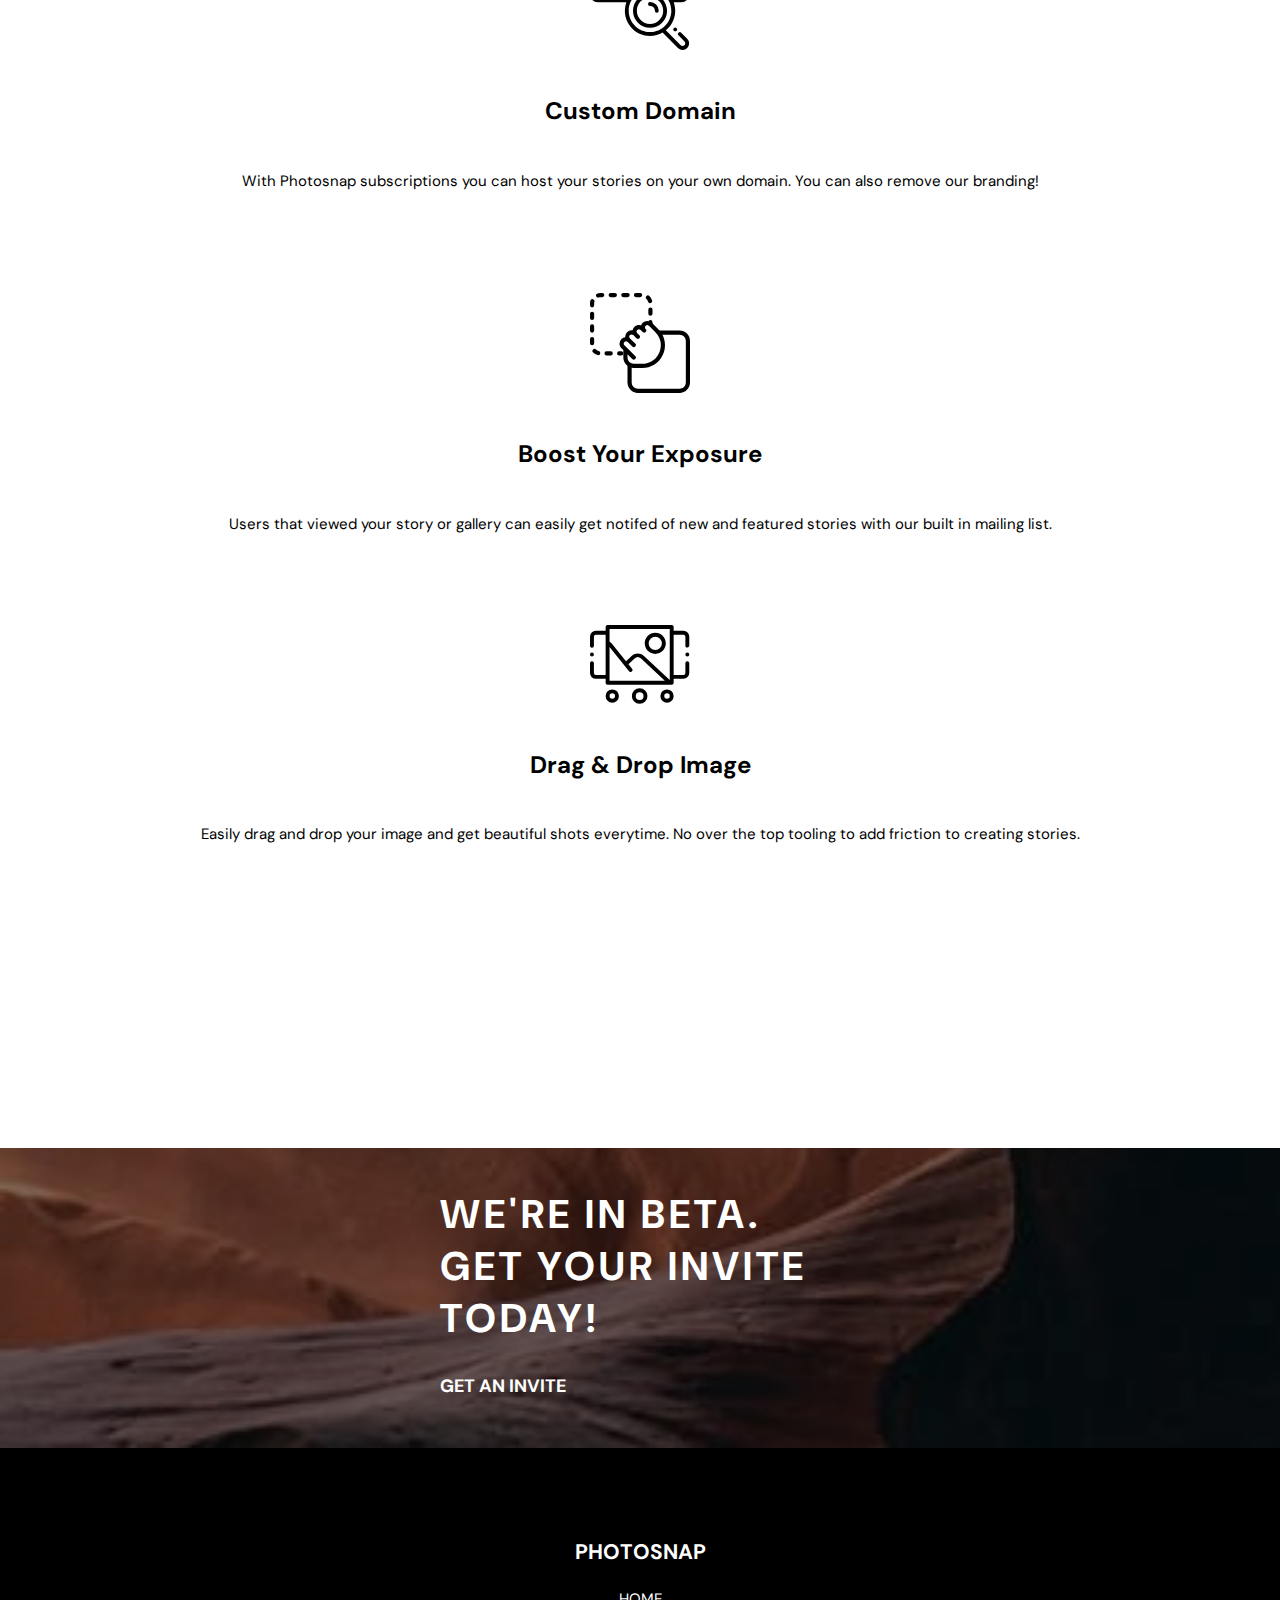
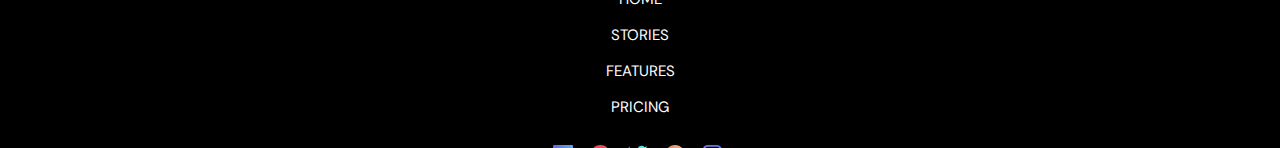
<file: starter-code/features.html>
<!DOCTYPE html>
<html lang="en">
  <head>
    <meta charset="UTF-8" />
    <meta name="viewport" content="width=device-width, initial-scale=1.0" />

    <link
      rel="icon"
      type="image/png"
      sizes="32x32"
      href="./assets/favicon-32x32.png"
    />
    <link rel="preconnect" href="https://fonts.googleapis.com" />
    <link rel="preconnect" href="https://fonts.gstatic.com" crossorigin />
    <link
      href="https://fonts.googleapis.com/css2?family=DM+Sans:wght@400;700&display=swap"
      rel="stylesheet"
    />
    <link
      rel="stylesheet"
      href="https://use.fontawesome.com/releases/v5.15.3/css/all.css"
      integrity="sha384-SZXxX4whJ79/gErwcOYf+zWLeJdY/qpuqC4cAa9rOGUstPomtqpuNWT9wdPEn2fk"
      crossorigin="anonymous"
    />
    <link rel="stylesheet" href="features.css" />

    <title>Frontend Mentor | Photosnap Website Challenge</title>
  </head>
  <body>
    <nav class="navbar">
      <div class="navbar-container">
        <a href="/starter-code/index.html" id="navbar-logo"
          ><img src="assets/shared/desktop/logo.svg" alt="logo"
        /></a>
        <div class="navbar-toggle" id="mobile-menu">
          <span class="bar"></span>
          <span class="bar"></span>
          <span class="bar"></span>
        </div>
        <ul class="navbar-menu">
          <li class="navbar-item">
            <a
              href="/starter-code/stories.html"
              class="navbar-links"
              id="stories-page"
              >STORIES</a
            >
          </li>
          <li class="navbar-item">
            <a
              href="/starter-code/features.html"
              class="navbar-links"
              id="features-page"
              >FEATURES</a
            >
          </li>
          <li class="navbar-item">
            <a
              href="/starter-code/pricing.html"
              class="navbar-links"
              id="pricing-page"
              >PRICING</a
            >
          </li>
        </ul>
      </div>
    </nav>
    <div class="top-outermost-container flex">
      <div class="left-main-container">
        <div class="main-text-container">
          <h1>Create and share your photo Stories</h1>
          <p>
            Photosnap is a platform for photographers and visual storytellers.
            We make it easy to share photos, tell stories and connect with
            others.
          </p>
        </div>
      </div>
      <div class="right-main-container">
        <img
          class="img-settings"
          src="assets/features/mobile/hero.jpg"
          alt="holding-camera-picture"
        />
      </div>
    </div>
    <div class="features-info-outer-container">
      <div class="features-info-inner-container">
        <div class="features-cards">
          <img
            class="features-imgs"
            src="assets/features/desktop/responsive.svg"
            alt="responsive-pic"
          />
          <h2>100% Responsive</h2>
          <p>
            No matter which device you're on, our site is fully responsive and
            stories look beautiful on any screen.
          </p>
        </div>
        <div class="features-cards">
          <img
            class="features-imgs"
            src="assets/features/desktop/no-limit.svg"
            alt="limit-pic"
          />
          <h2>No Photo Upload Limit</h2>
          <p>
            Our tool has no limits on uploads or bandwidth. Freely upload in
            bulk and share all of your stories in one go.
          </p>
        </div>
        <div class="features-cards">
          <img
            class="features-imgs"
            src="assets/features/desktop/embed.svg"
            alt="embed-pic"
          />
          <h2>Available to Embed</h2>
          <p>
            Embed Tweets, Facebook posts, Instagram media, Vimeo or YouTube
            videos, Google Maps, and more.
          </p>
        </div>
        <div class="features-cards">
          <img
            class="features-imgs"
            src="assets/features/desktop/custom-domain.svg"
            alt="domain-pic"
          />
          <h2>Custom Domain</h2>
          <p>
            With Photosnap subscriptions you can host your stories on your own
            domain. You can also remove our branding!
          </p>
        </div>
        <div class="features-cards">
          <img
            class="features-imgs"
            src="assets/features/desktop/boost-exposure.svg"
            alt="boost-pic"
          />
          <h2>Boost Your Exposure</h2>
          <p>
            Users that viewed your story or gallery can easily get notifed of
            new and featured stories with our built in mailing list.
          </p>
        </div>
        <div class="features-cards">
          <img
            class="features-imgs"
            src="assets/features/desktop/drag-drop.svg"
            alt="drag-and-drop-pic"
          />
          <h2>Drag & Drop Image</h2>
          <p>
            Easily drag and drop your image and get beautiful shots everytime.
            No over the top tooling to add friction to creating stories.
          </p>
        </div>
      </div>
    </div>
    <div class="beta-container flex uppercase">
      <div class="beta-left-container">
        <div class="beta-text-wrapper">
          <h1>We're in beta. Get your invite today!</h1>
        </div>
      </div>
      <div class="beta-right-container">
        <div class="invite-wrapper">
          <h3>
            Get an invite<i class="fas fa-long-arrow-alt-right fa-2x"></i>
          </h3>
        </div>
      </div>
    </div>
    <footer class="footer-main">
      <div class="footer-info-div flex">
        <div class="footer-logo-div">
          <a href="/index.html" class="footer-logo" id="page">PHOTOSNAP</a>
        </div>
        <div class="footer-links-div">
          <a href="/index.html" class="footer-links" id="home-page">HOME</a>
          <a
            href="/starter-code/stories.html"
            class="footer-links"
            id="stories-page"
            >STORIES</a
          >
          <a
            href="/starter-code/features.html"
            class="footer-links"
            id="features-page"
            >FEATURES</a
          >
          <a
            href="/starter-code/pricing.html"
            class="footer-links"
            id="pricing-page"
            >PRICING</a
          >
        </div>
        <div class="social-media-div">
          <a href="" class="media-links"
            ><img src="assets/shared/desktop/facebook.svg"
          /></a>
          <a href="" class="media-links"
            ><img src="assets/shared/desktop/youtube.svg"
          /></a>
          <a href="" class="media-links"
            ><img src="assets/shared/desktop/twitter.svg"
          /></a>
          <a href="" class="media-links"
            ><img src="assets/shared/desktop/pinterest.svg"
          /></a>
          <a href="" class="media-links"
            ><img src="assets/shared/desktop/instagram.svg"
          /></a>
        </div>
      </div>
    </footer>
    <!-- Stories
  Features
  Pricing

  Get an invite

  Features

  We make sure all of our features are designed to be loved by every aspiring and even 
  professional photograpers who wanted to share their stories.

  100% Responsive

  No matter which the device you’re on, our site is fully responsive and stories 
  look beautiful on any screen.

  No Photo Upload Limit

  Our tool has no limits on uploads or bandwidth. Freely upload in bulk and share 
  all of your stories in one go.

  Available to Embed

  Embed Tweets, Facebook posts, Instagram media, Vimeo or YouTube videos, Google 
  Maps, and more. 

  Custom Domain

  With Photosnap subscriptions you can host your stories on your own domain. You can 
  also remove our branding!

  Boost Your Exposure

  Users that viewed your story or gallery can easily get notifed of new and featured 
  stories with our built in mailing list.

  Drag & Drop Image

  Easily drag and drop your image and get beautiful shots everytime. No over the top 
  tooling to add friction to creating stories.

  We're in Beta. Get your invite today!
  
  Get an invite

  Home
  Stories
  Features
  Pricing

  Get an invite

  Copyright 2019. All Rights Reserved -->
  </body>
  <script src="app.js"></script>
</html>
</file>
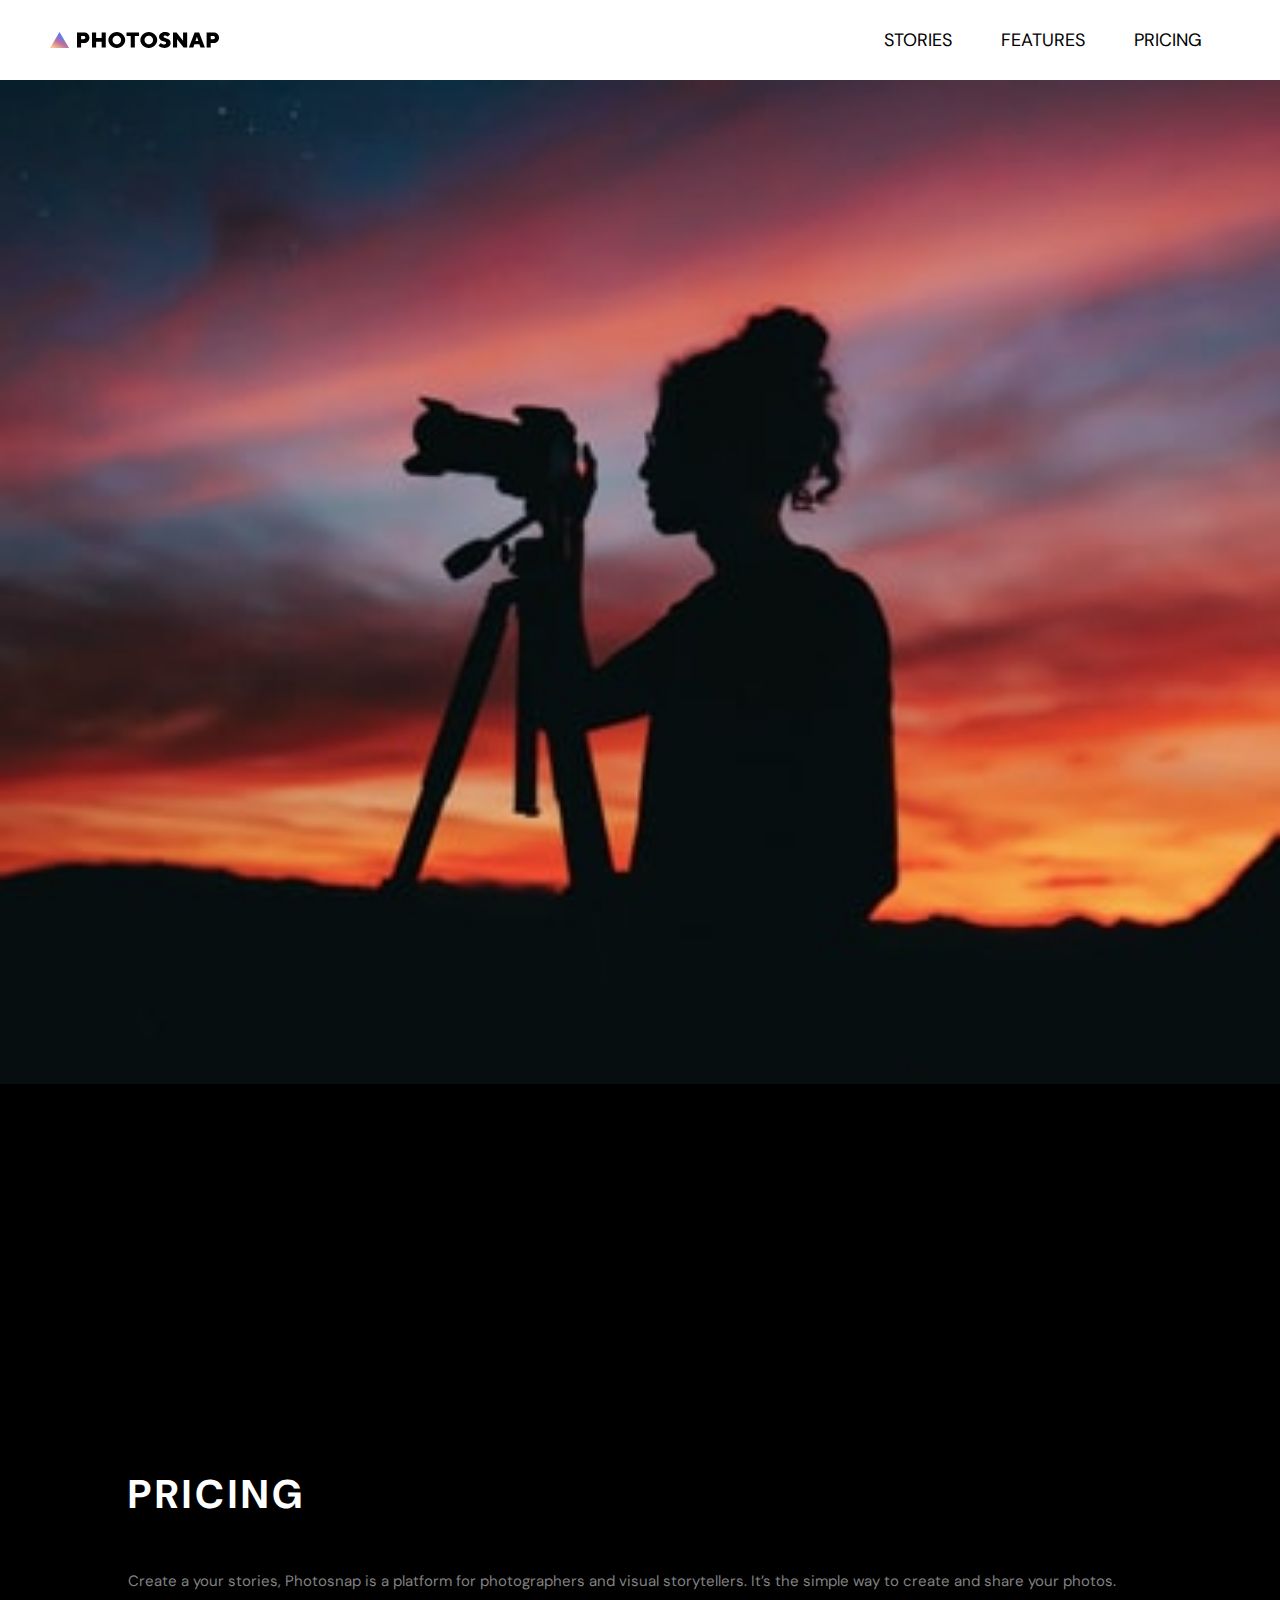
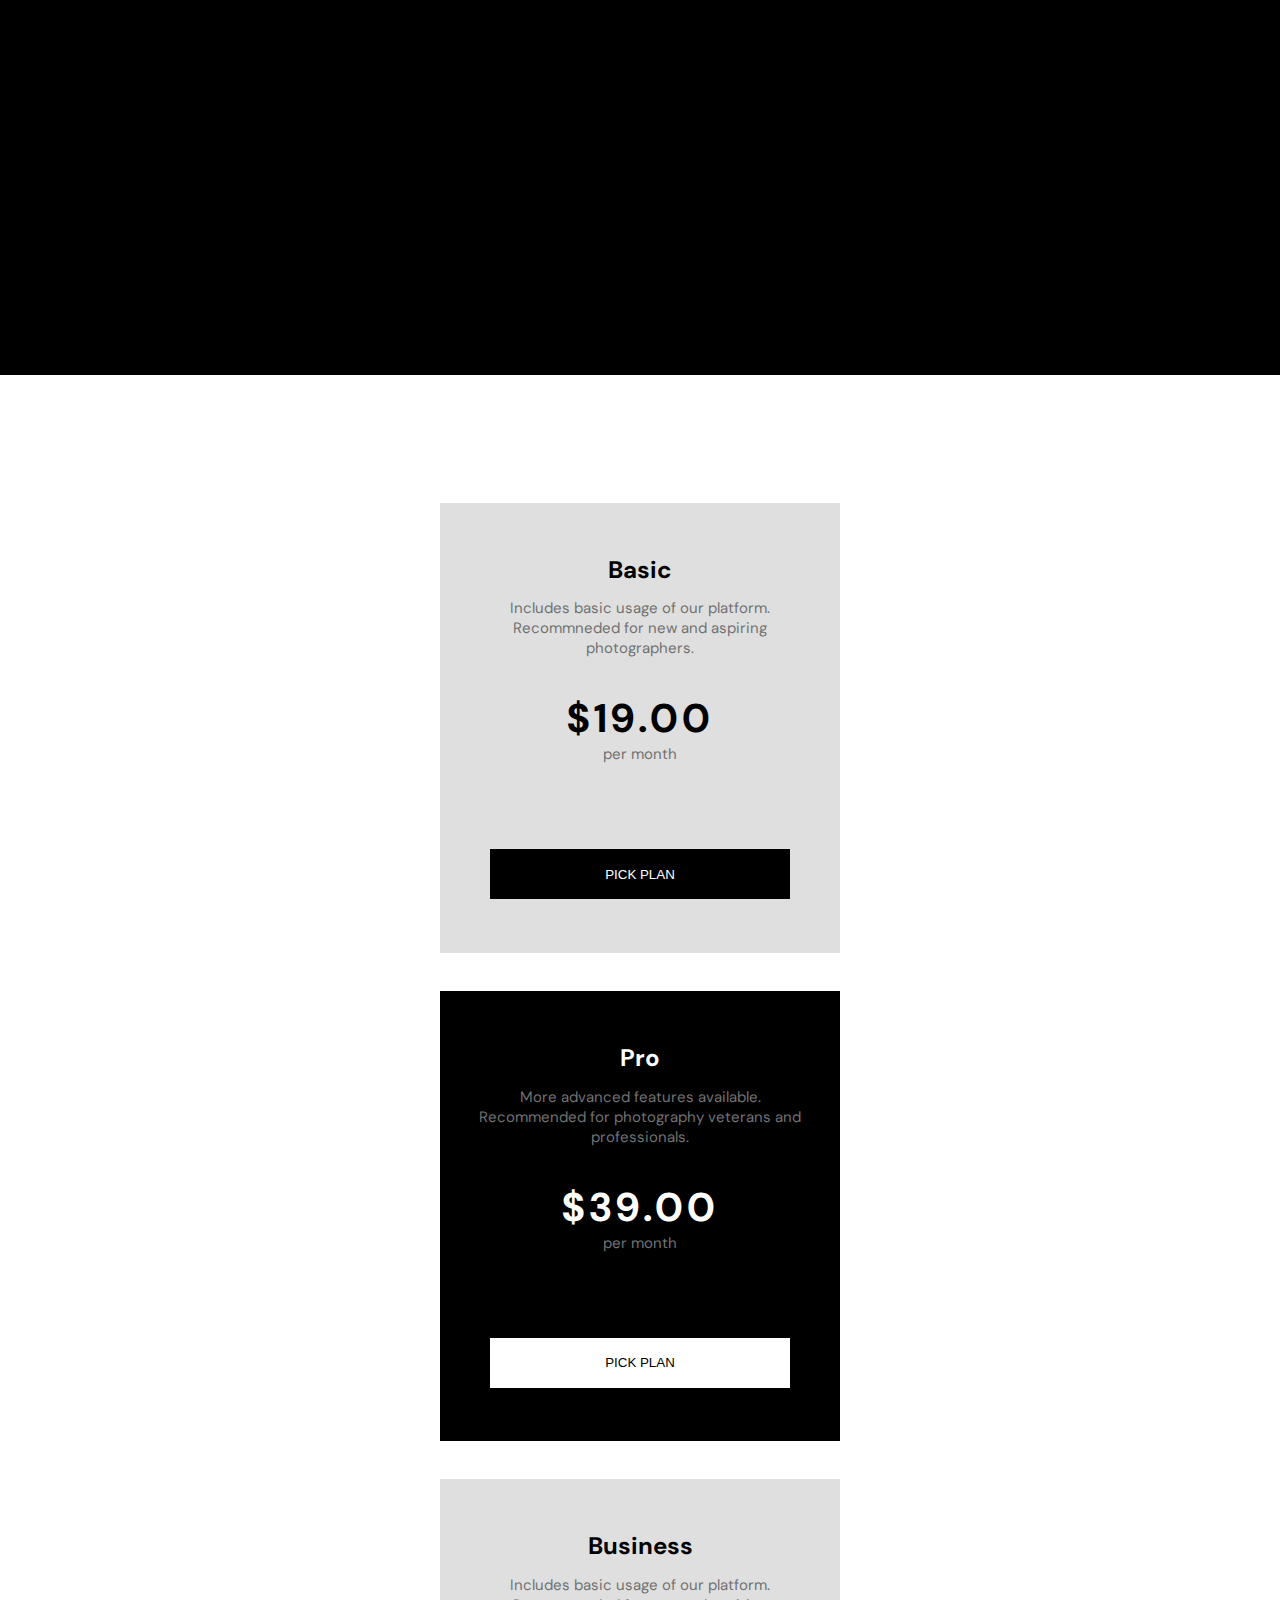
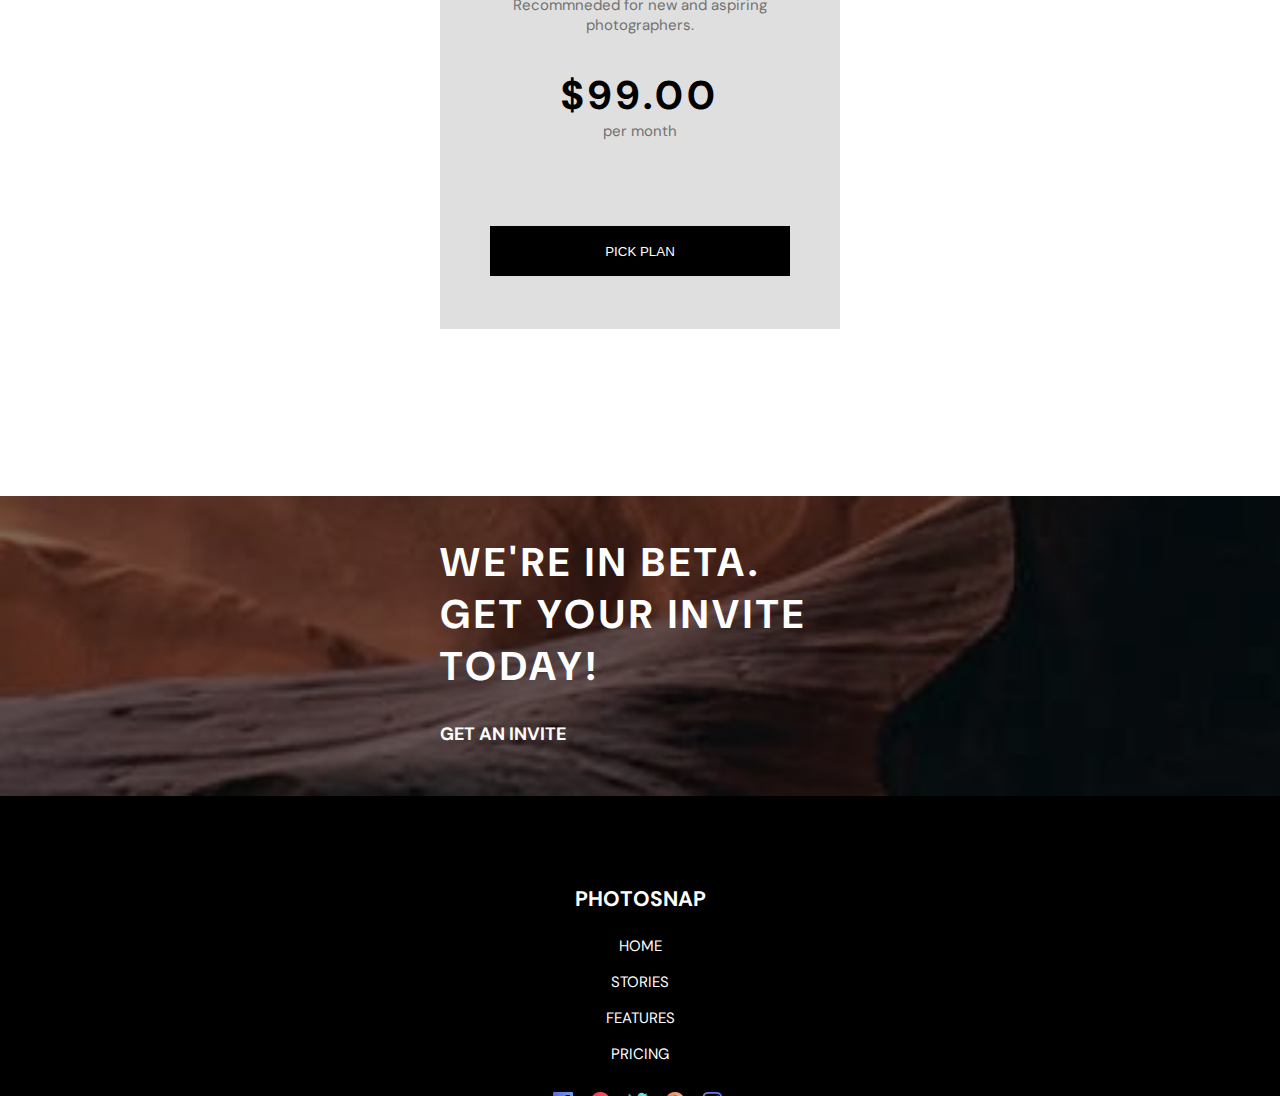
<file: starter-code/pricing.html>
<!DOCTYPE html>
<html lang="en">
  <head>
    <meta charset="UTF-8" />
    <meta name="viewport" content="width=device-width, initial-scale=1.0" />

    <link
      rel="icon"
      type="image/png"
      sizes="32x32"
      href="./assets/favicon-32x32.png"
    />
    <link rel="preconnect" href="https://fonts.googleapis.com" />
    <link rel="preconnect" href="https://fonts.gstatic.com" crossorigin />
    <link
      href="https://fonts.googleapis.com/css2?family=DM+Sans:wght@400;700&display=swap"
      rel="stylesheet"
    />
    <link
      rel="stylesheet"
      href="https://use.fontawesome.com/releases/v5.15.3/css/all.css"
      integrity="sha384-SZXxX4whJ79/gErwcOYf+zWLeJdY/qpuqC4cAa9rOGUstPomtqpuNWT9wdPEn2fk"
      crossorigin="anonymous"
    />
    <link rel="stylesheet" href="pricing.css" />

    <title>Frontend Mentor | Photosnap Website Challenge</title>
  </head>
  <body>
    <nav class="navbar">
      <div class="navbar-container">
        <a href="/index.html" id="navbar-logo"
          ><img src="assets/shared/desktop/logo.svg" alt="logo"
        /></a>
        <div class="navbar-toggle" id="mobile-menu">
          <span class="bar"></span>
          <span class="bar"></span>
          <span class="bar"></span>
        </div>
        <ul class="navbar-menu">
          <li class="navbar-item">
            <a
              href="/starter-code/stories.html"
              class="navbar-links"
              id="stories-page"
              >STORIES</a
            >
          </li>
          <li class="navbar-item">
            <a
              href="/starter-code/features.html"
              class="navbar-links"
              id="features-page"
              >FEATURES</a
            >
          </li>
          <li class="navbar-item">
            <a
              href="/starter-code/pricing.html"
              class="navbar-links"
              id="pricing-page"
              >PRICING</a
            >
          </li>
        </ul>
      </div>
    </nav>
    <div class="top-outermost-container flex">
      <div class="left-main-container">
        <div class="main-text-container">
          <h1>Pricing</h1>
          <p>
            Create a your stories, Photosnap is a platform for photographers and
            visual storytellers. It’s the simple way to create and share your
            photos.
          </p>
        </div>
      </div>
      <div class="right-main-container">
        <img
          class="img-settings"
          src="assets/pricing/mobile/hero.jpg"
          alt="sunset-picture"
        />
      </div>
    </div>
    <div class="pricing-cards-outer-container">
      <div class="pricing-cards-inner-container flex">
        <div class="cards">
          <div class="cards-info-wrapper">
            <h2>Basic</h2>
            <p>
              Includes basic usage of our platform. Recommneded for new and
              aspiring photographers.
            </p>
            <h1 class="cost">$19.00</h1>
            <p>per month</p>
            <button class="price-button uppercase">Pick plan</button>
          </div>
        </div>
        <div class="cards dark-bg">
          <div class="cards-info-wrapper">
            <h2>Pro</h2>
            <p>
              More advanced features available. Recommended for photography
              veterans and professionals.
            </p>
            <h1 class="cost">$39.00</h1>
            <p>per month</p>
            <button class="price-button light-bg uppercase">Pick plan</button>
          </div>
        </div>
        <div class="cards">
          <div class="cards-info-wrapper">
            <h2>Business</h2>
            <p>
              Includes basic usage of our platform. Recommneded for new and
              aspiring photographers.
            </p>
            <h1 class="cost">$99.00</h1>
            <p>per month</p>
            <button class="price-button uppercase">Pick plan</button>
          </div>
        </div>
      </div>
    </div>
    <div class="beta-container flex uppercase">
      <div class="beta-left-container">
        <div class="beta-text-wrapper">
          <h1>We're in beta. Get your invite today!</h1>
        </div>
      </div>
      <div class="beta-right-container">
        <div class="invite-wrapper">
          <h3>
            Get an invite<i class="fas fa-long-arrow-alt-right fa-2x"></i>
          </h3>
        </div>
      </div>
    </div>
    <footer class="footer-main">
      <div class="footer-info-div flex">
        <div class="footer-logo-div">
          <a href="/index.html" class="footer-logo" id="page">PHOTOSNAP</a>
        </div>
        <div class="footer-links-div">
          <a href="/index.html" class="footer-links" id="home-page">HOME</a>
          <a
            href="/starter-code/stories.html"
            class="footer-links"
            id="stories-page"
            >STORIES</a
          >
          <a
            href="/starter-code/features.html"
            class="footer-links"
            id="features-page"
            >FEATURES</a
          >
          <a
            href="/starter-code/pricing.html"
            class="footer-links"
            id="pricing-page"
            >PRICING</a
          >
        </div>
        <div class="social-media-div">
          <a href="" class="media-links"
            ><img src="assets/shared/desktop/facebook.svg"
          /></a>
          <a href="" class="media-links"
            ><img src="assets/shared/desktop/youtube.svg"
          /></a>
          <a href="" class="media-links"
            ><img src="assets/shared/desktop/twitter.svg"
          /></a>
          <a href="" class="media-links"
            ><img src="assets/shared/desktop/pinterest.svg"
          /></a>
          <a href="" class="media-links"
            ><img src="assets/shared/desktop/instagram.svg"
          /></a>
        </div>
      </div>
    </footer>
    <!-- Stories
  Features
  Pricing

  Get an invite

  

 

  Monthly
  Yearly

  Basic
  Includes basic usage of our platform. Recommended for new and aspiring photographers.
  $19.00 per month
  $190.00 per year
  Pick Plan

  Pro
  More advanced features available. Recommended for photography veterans and professionals.
  $39.00 per month
  $390.00 per year
  Pick Plan

  Business
  Additional features available such as more detailed metrics. Recommended for business owners.
  $99.00 per month
  $990.00 per year
  Pick Plan

  Compare

  The Features

  Basic
  Pro
  Business

  Unlimited Story Posting
  Unlimited Photo Upload
  Embedding Custom Content
  Customize Metadata
  Advanced Metrics
  Photo Downloads
  Search Engine Indexing
  Custom Analytics

  We're in Beta. Get your invite today!
  
  Get an invite

  Home
  Stories
  Features
  Pricing

  Get an invite

  Copyright 2019. All Rights Reserved -->
  </body>
  <script src="app.js"></script>
</html>
</file>
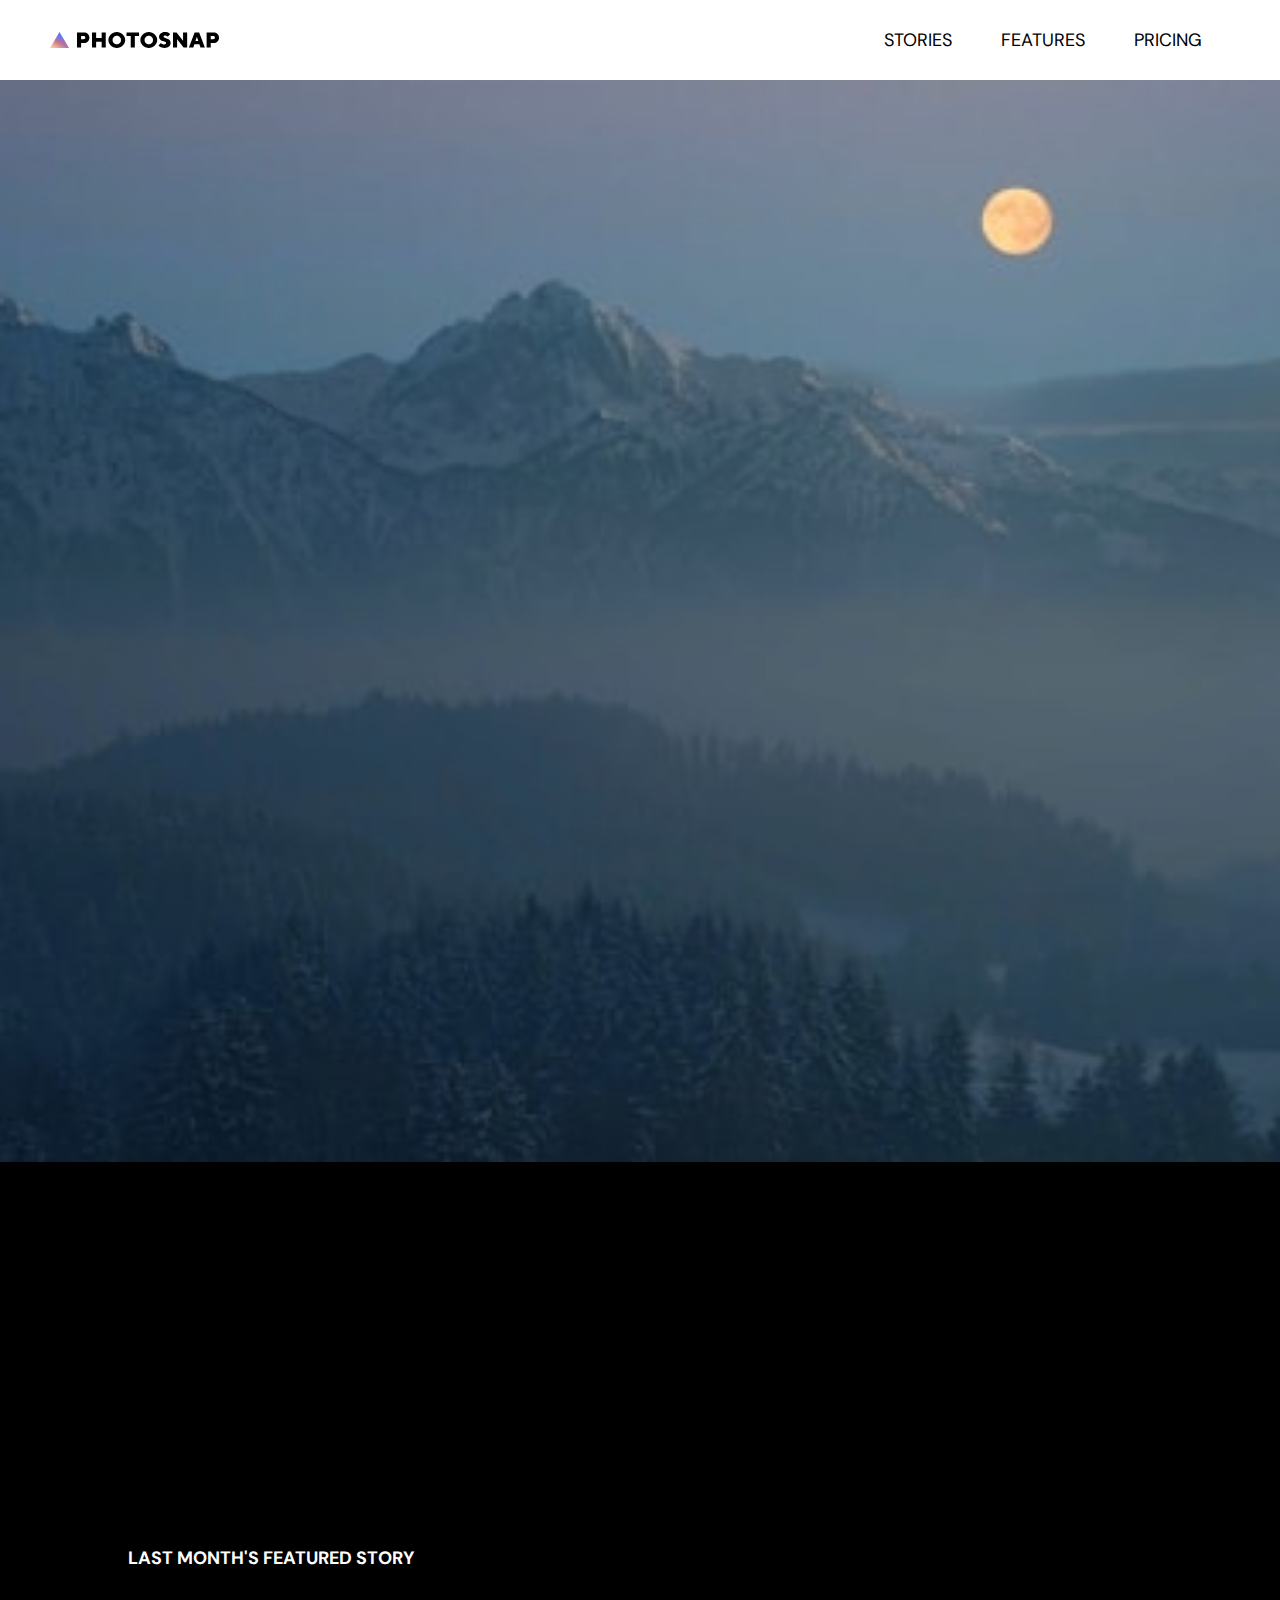
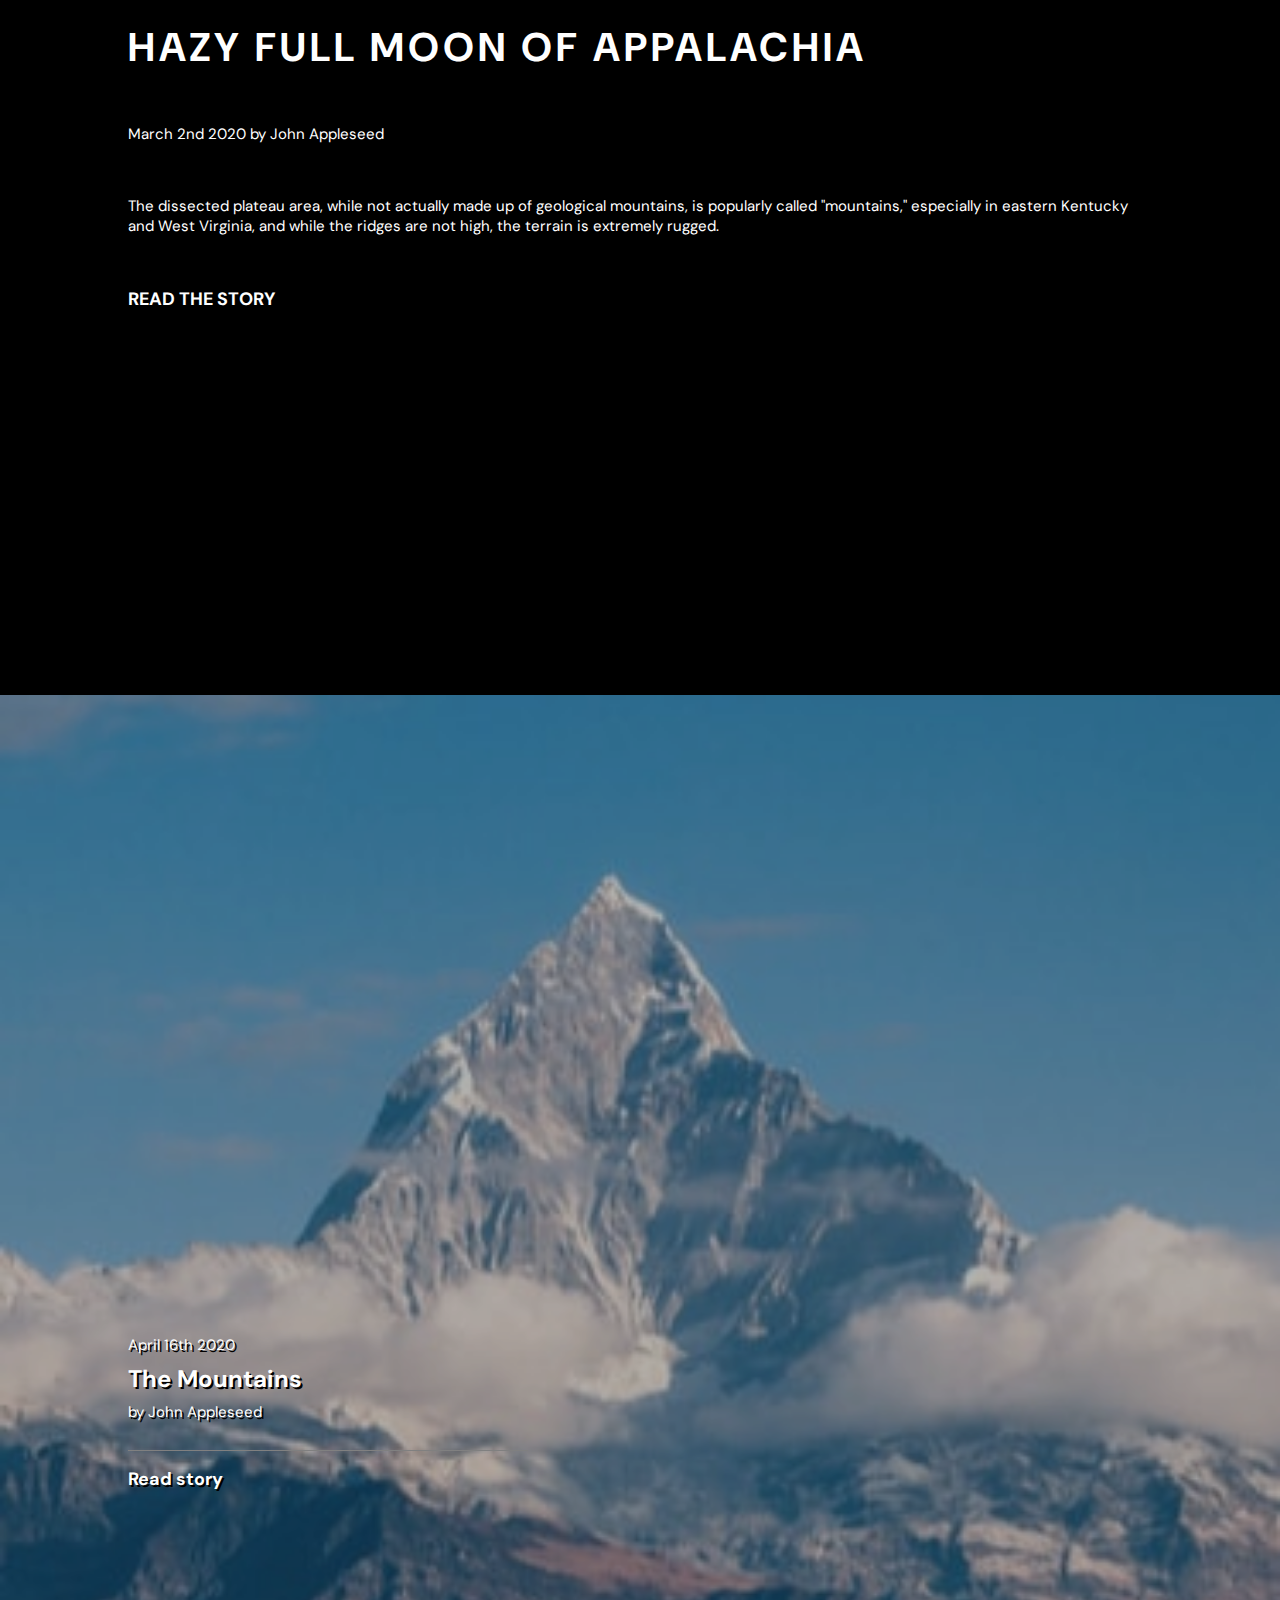
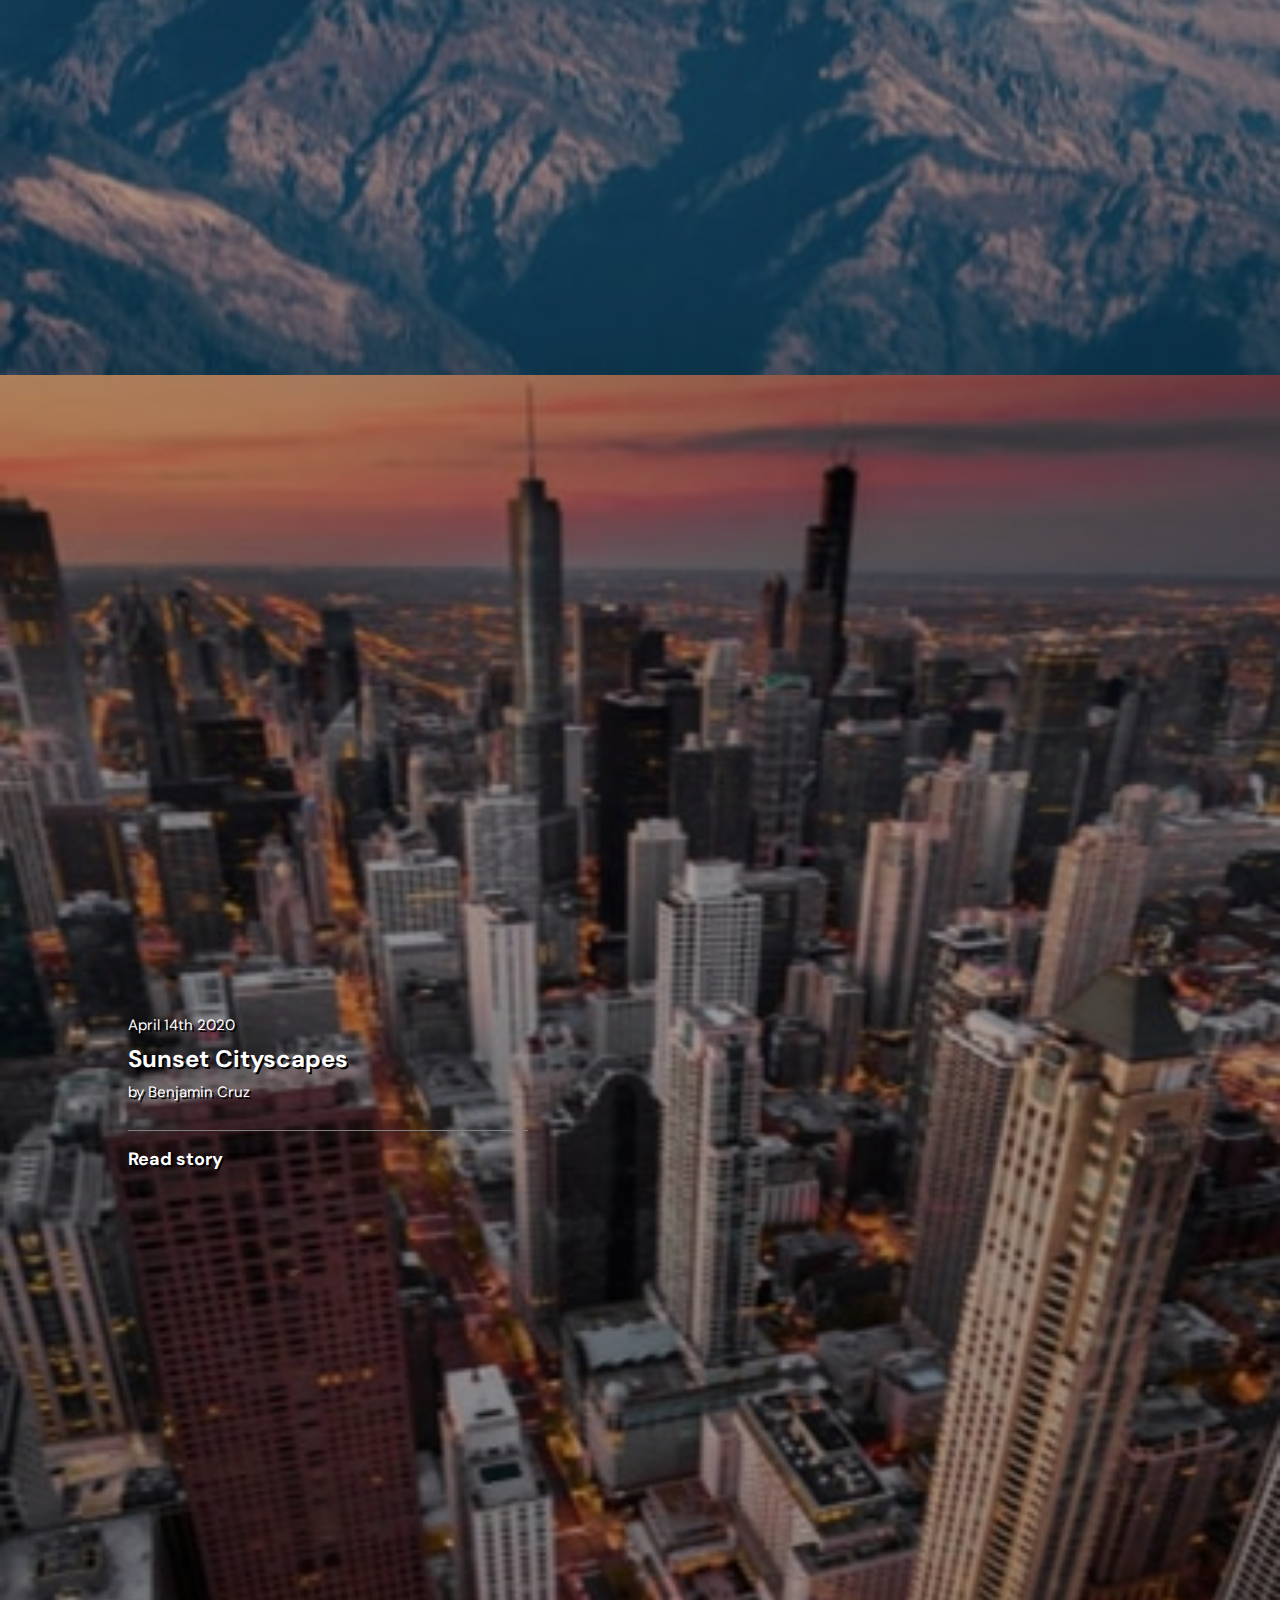
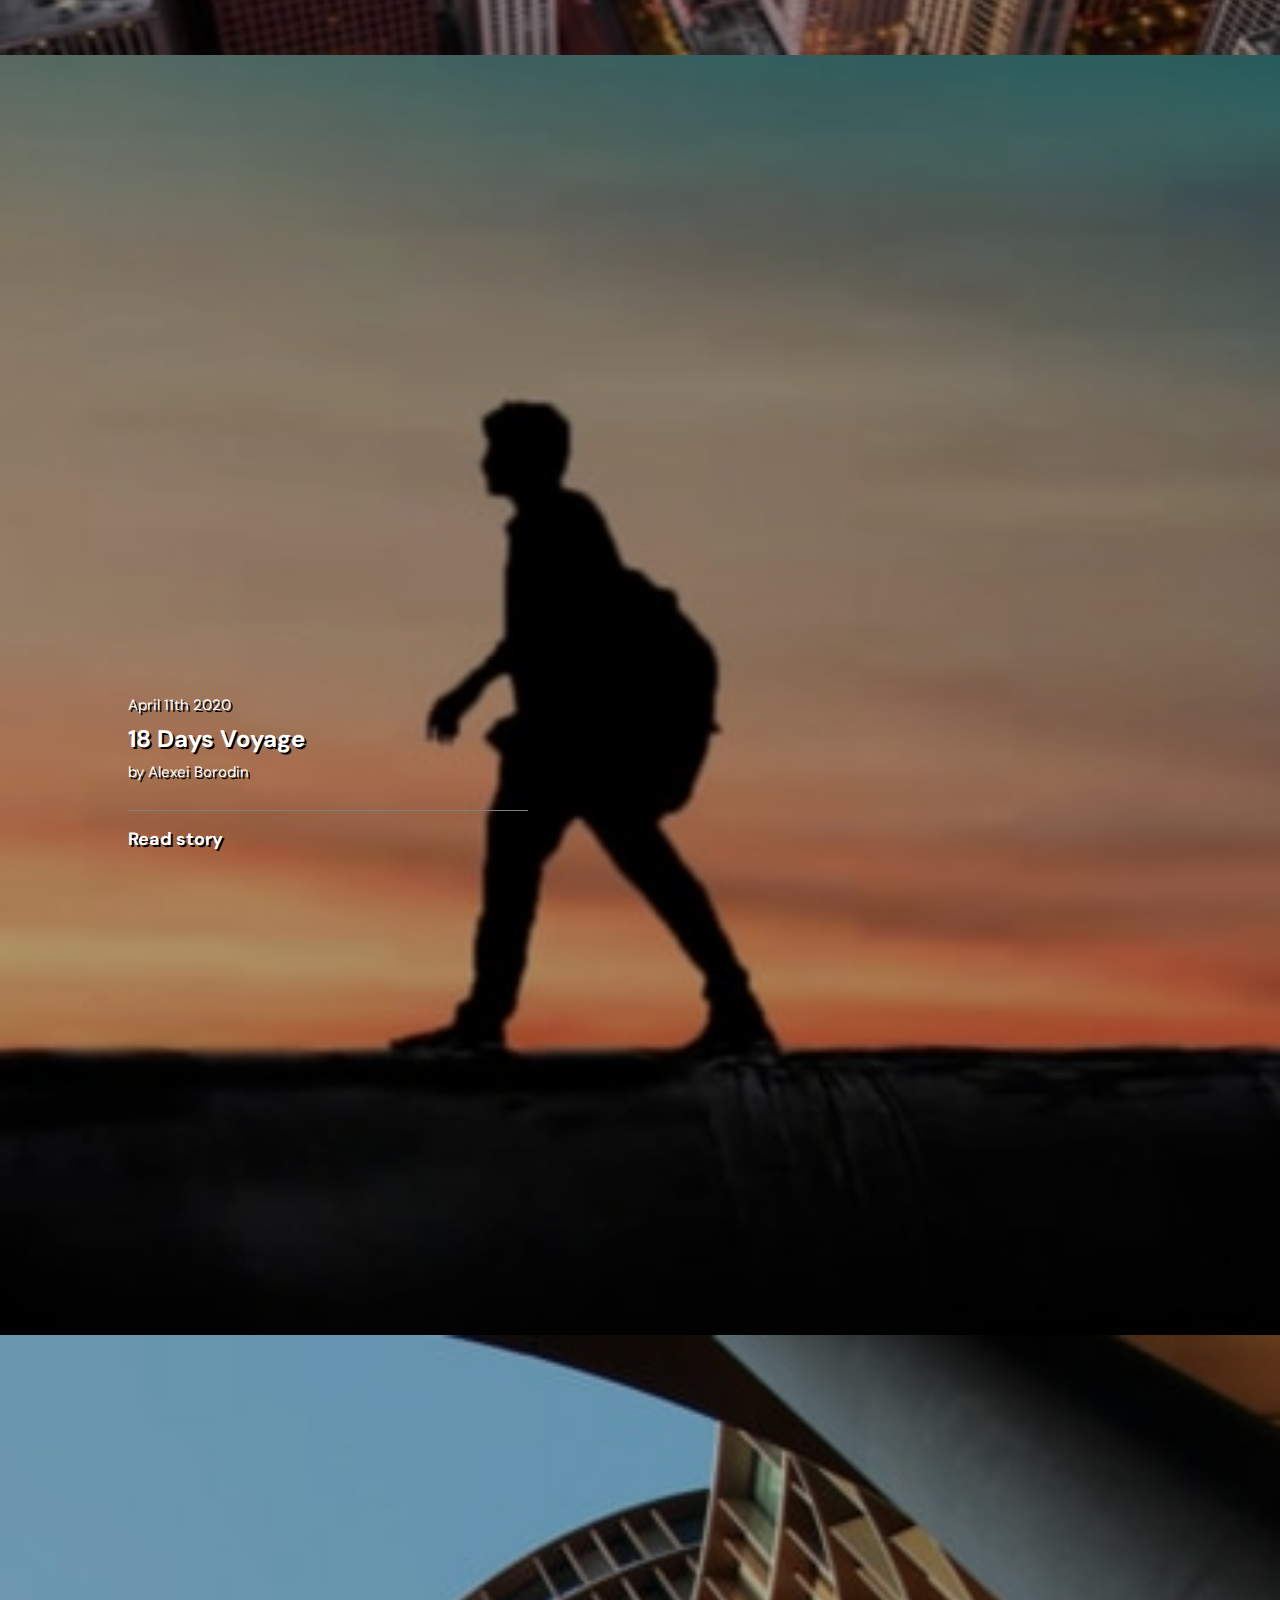
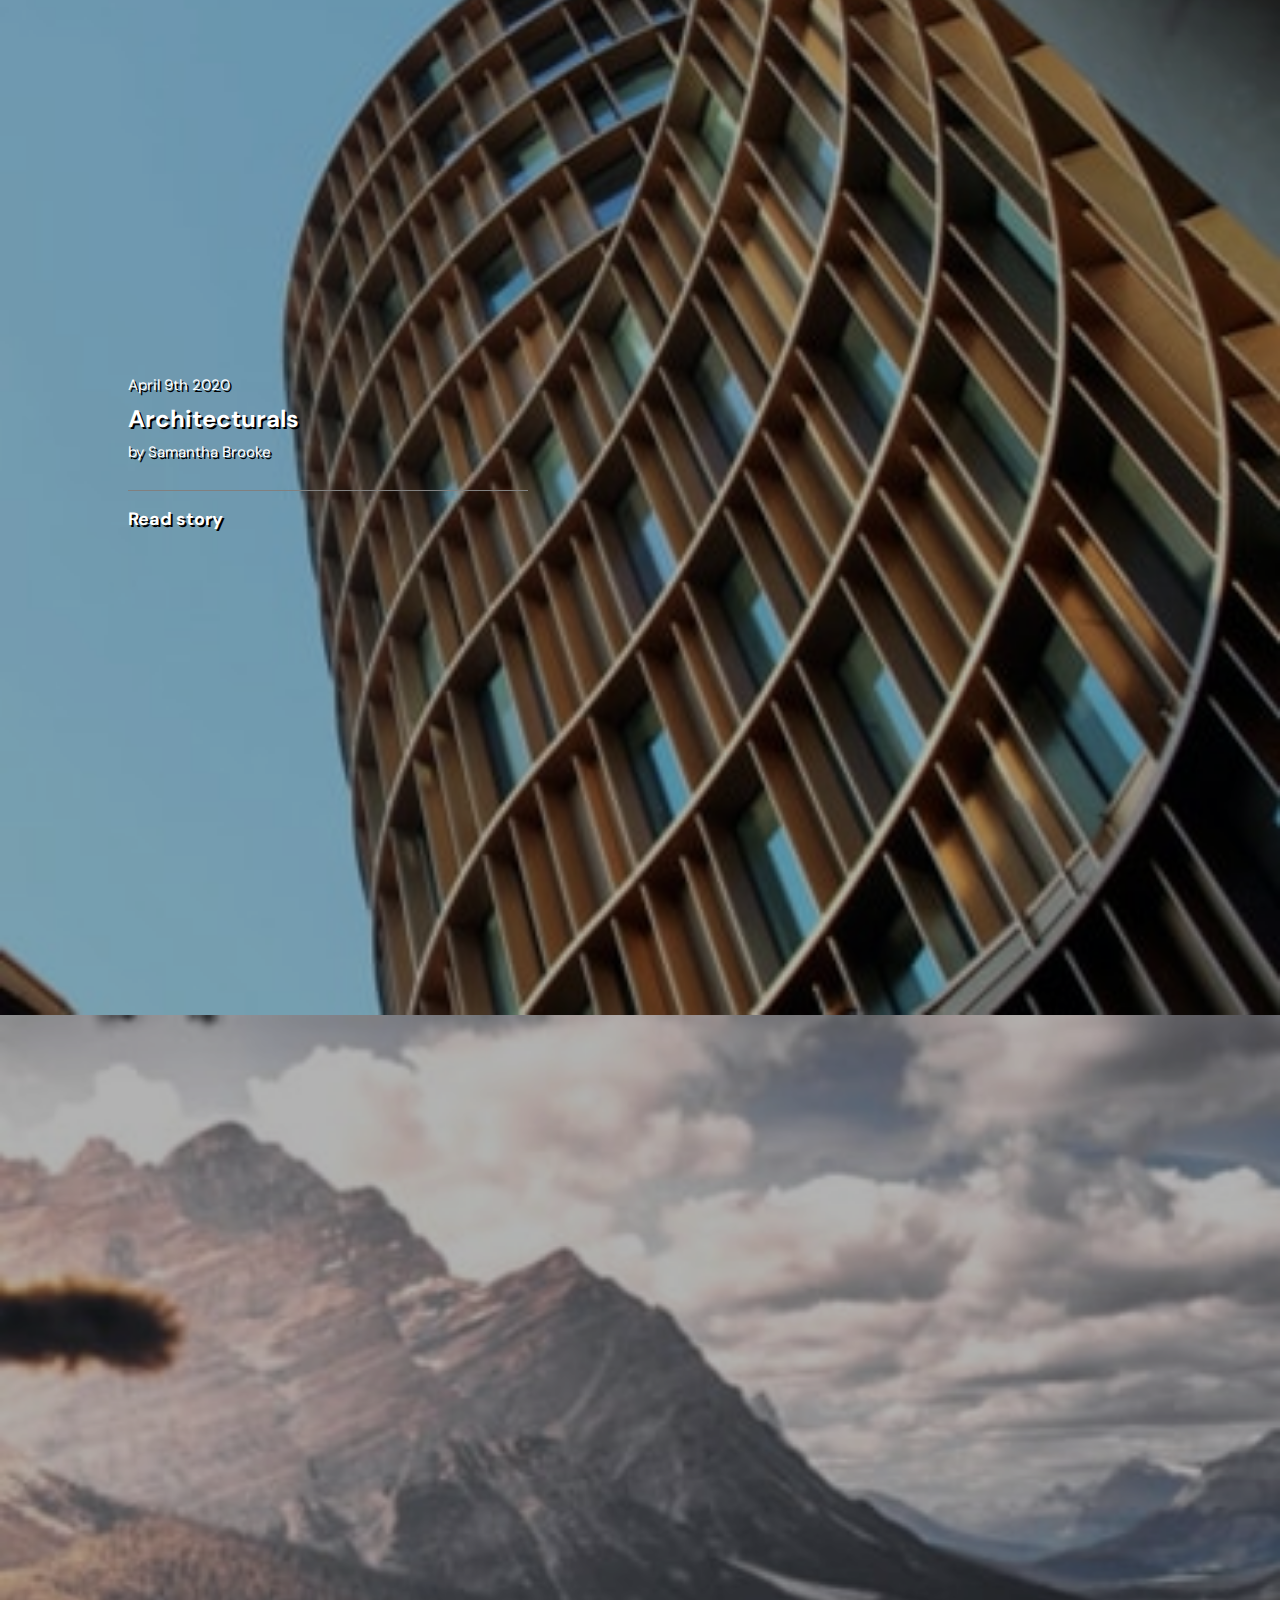
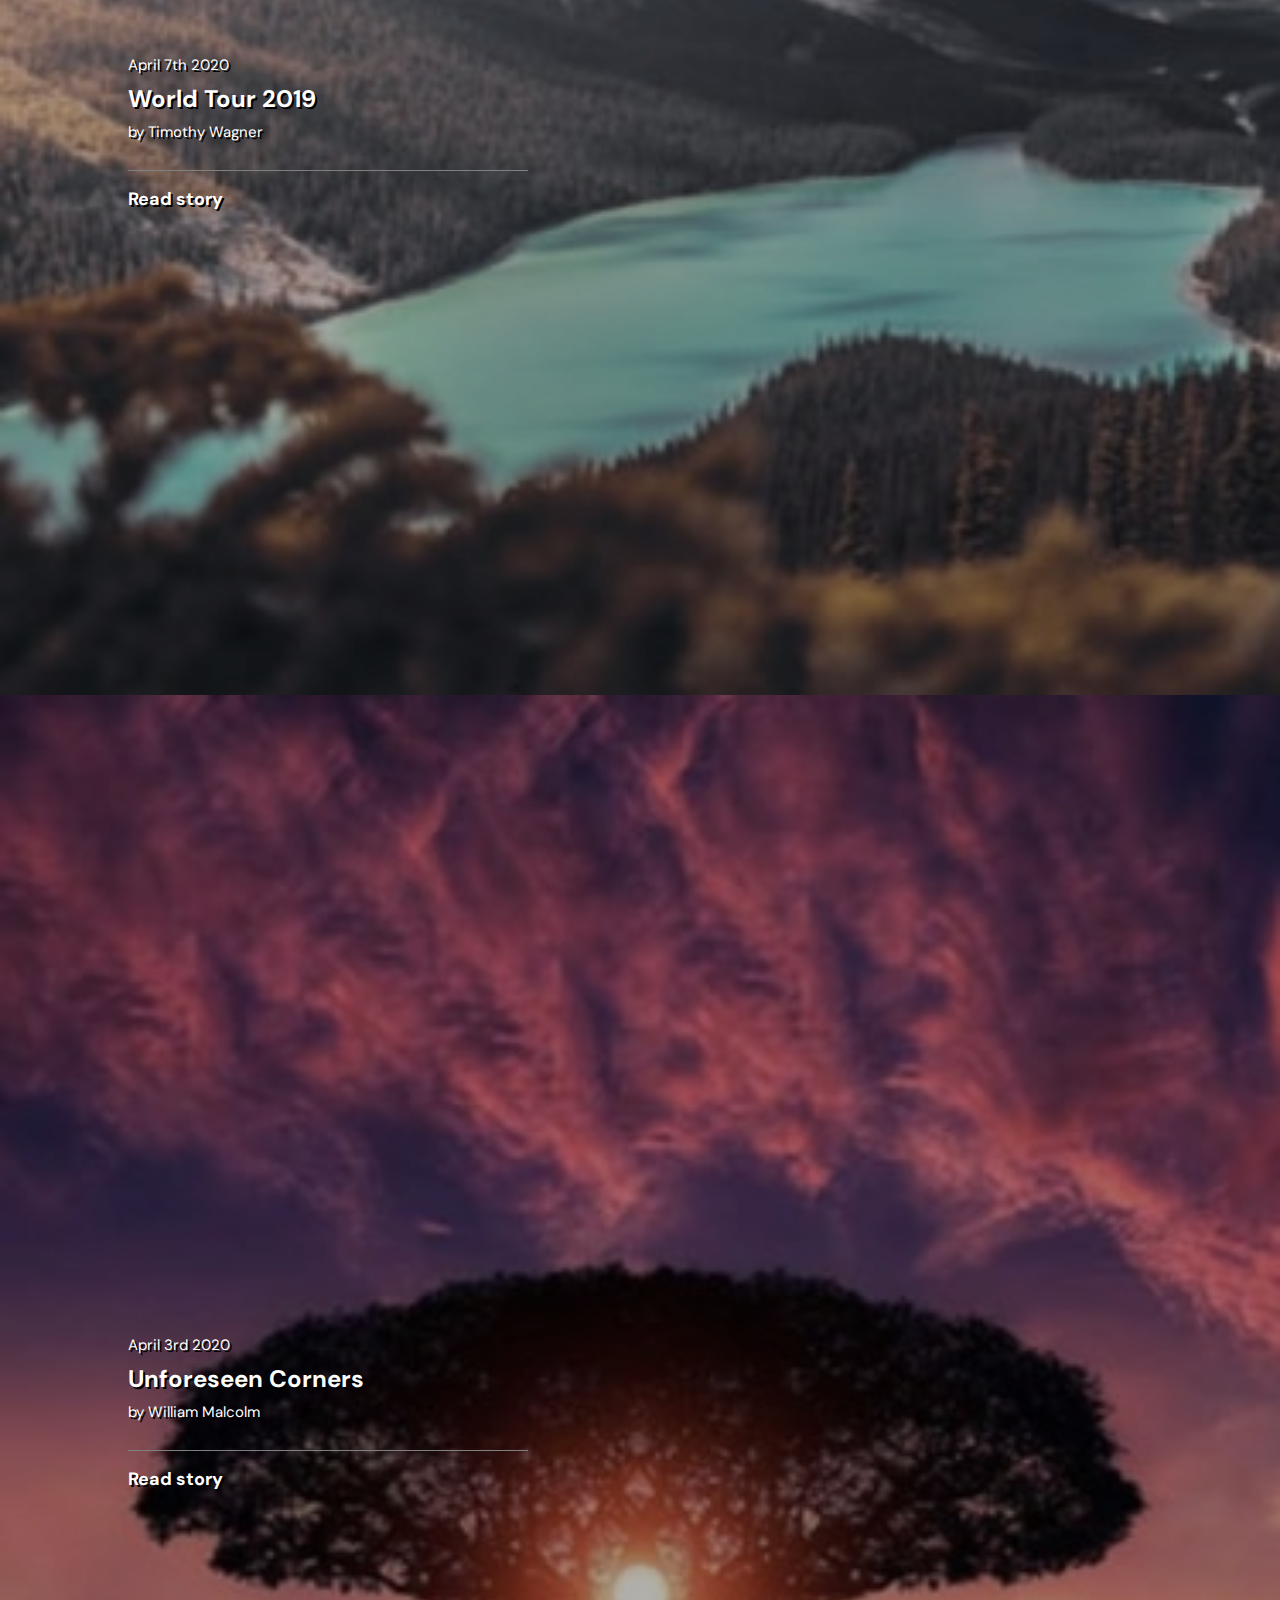
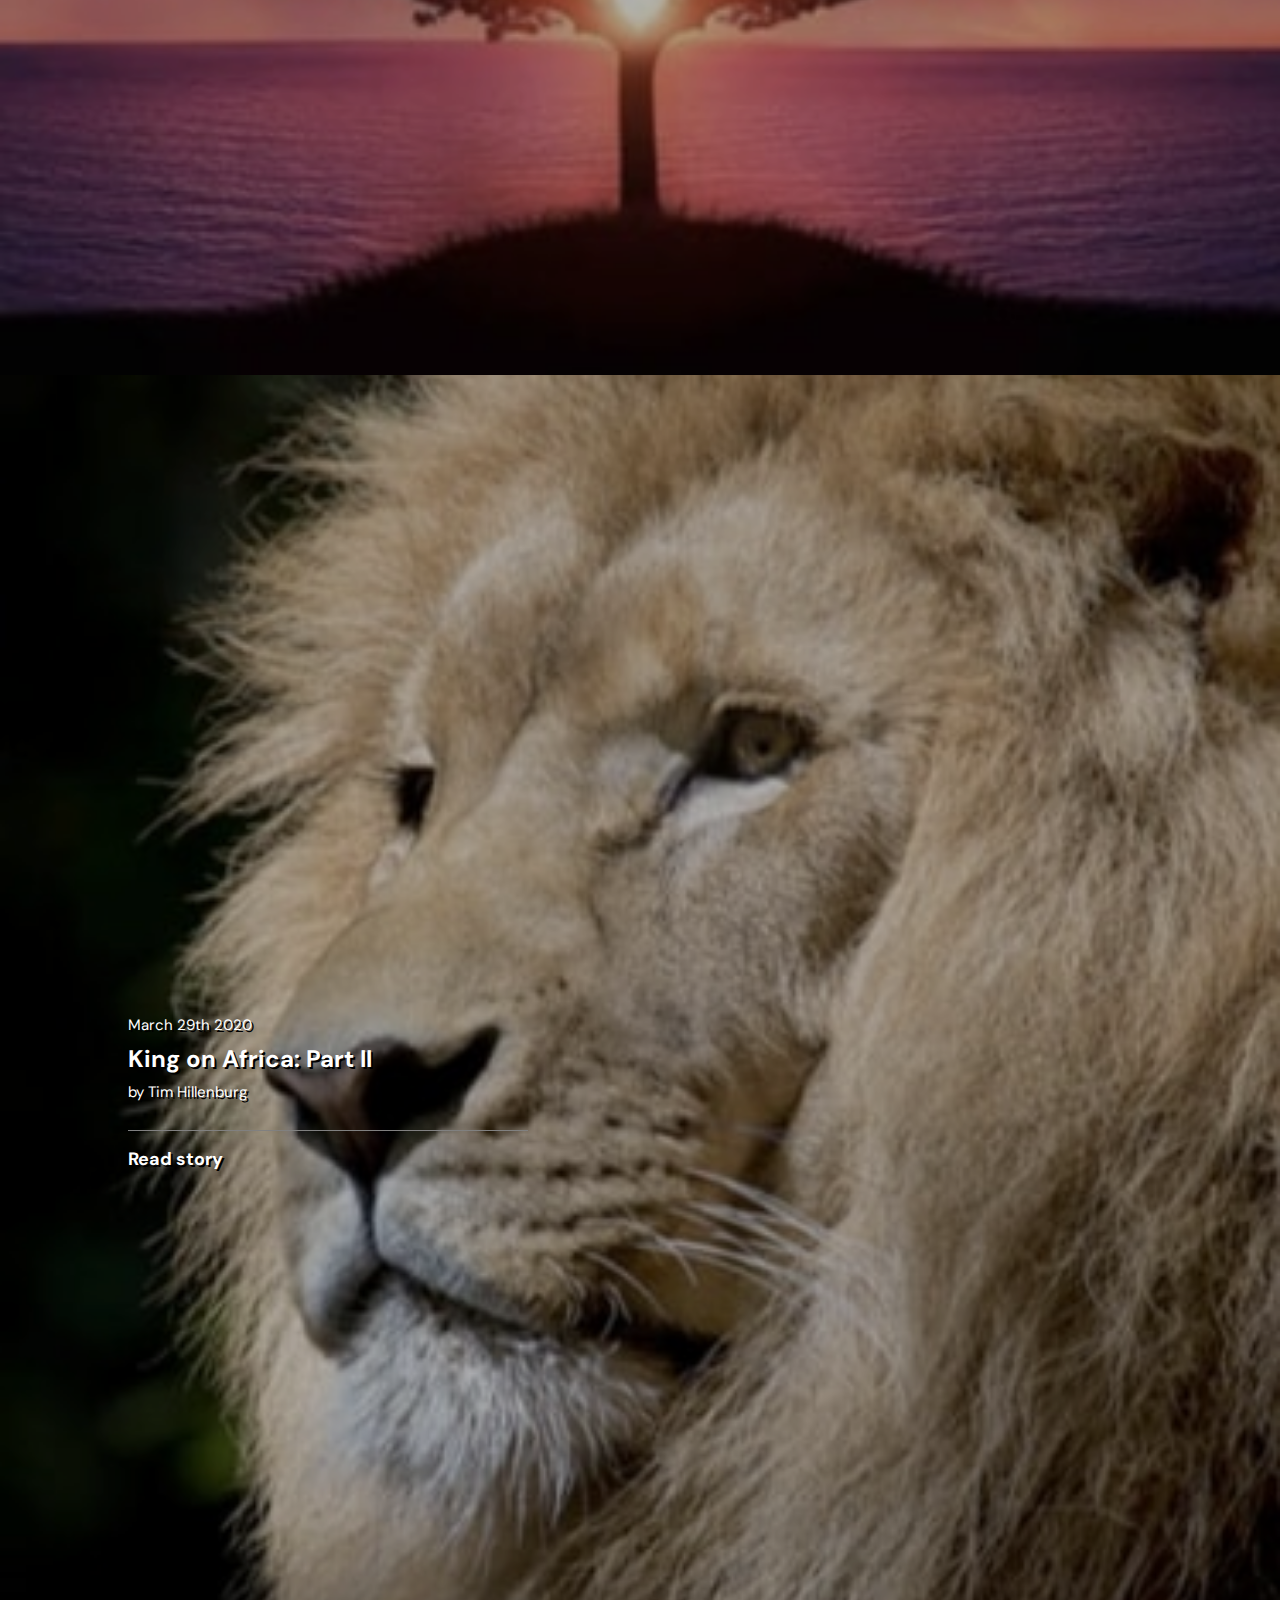
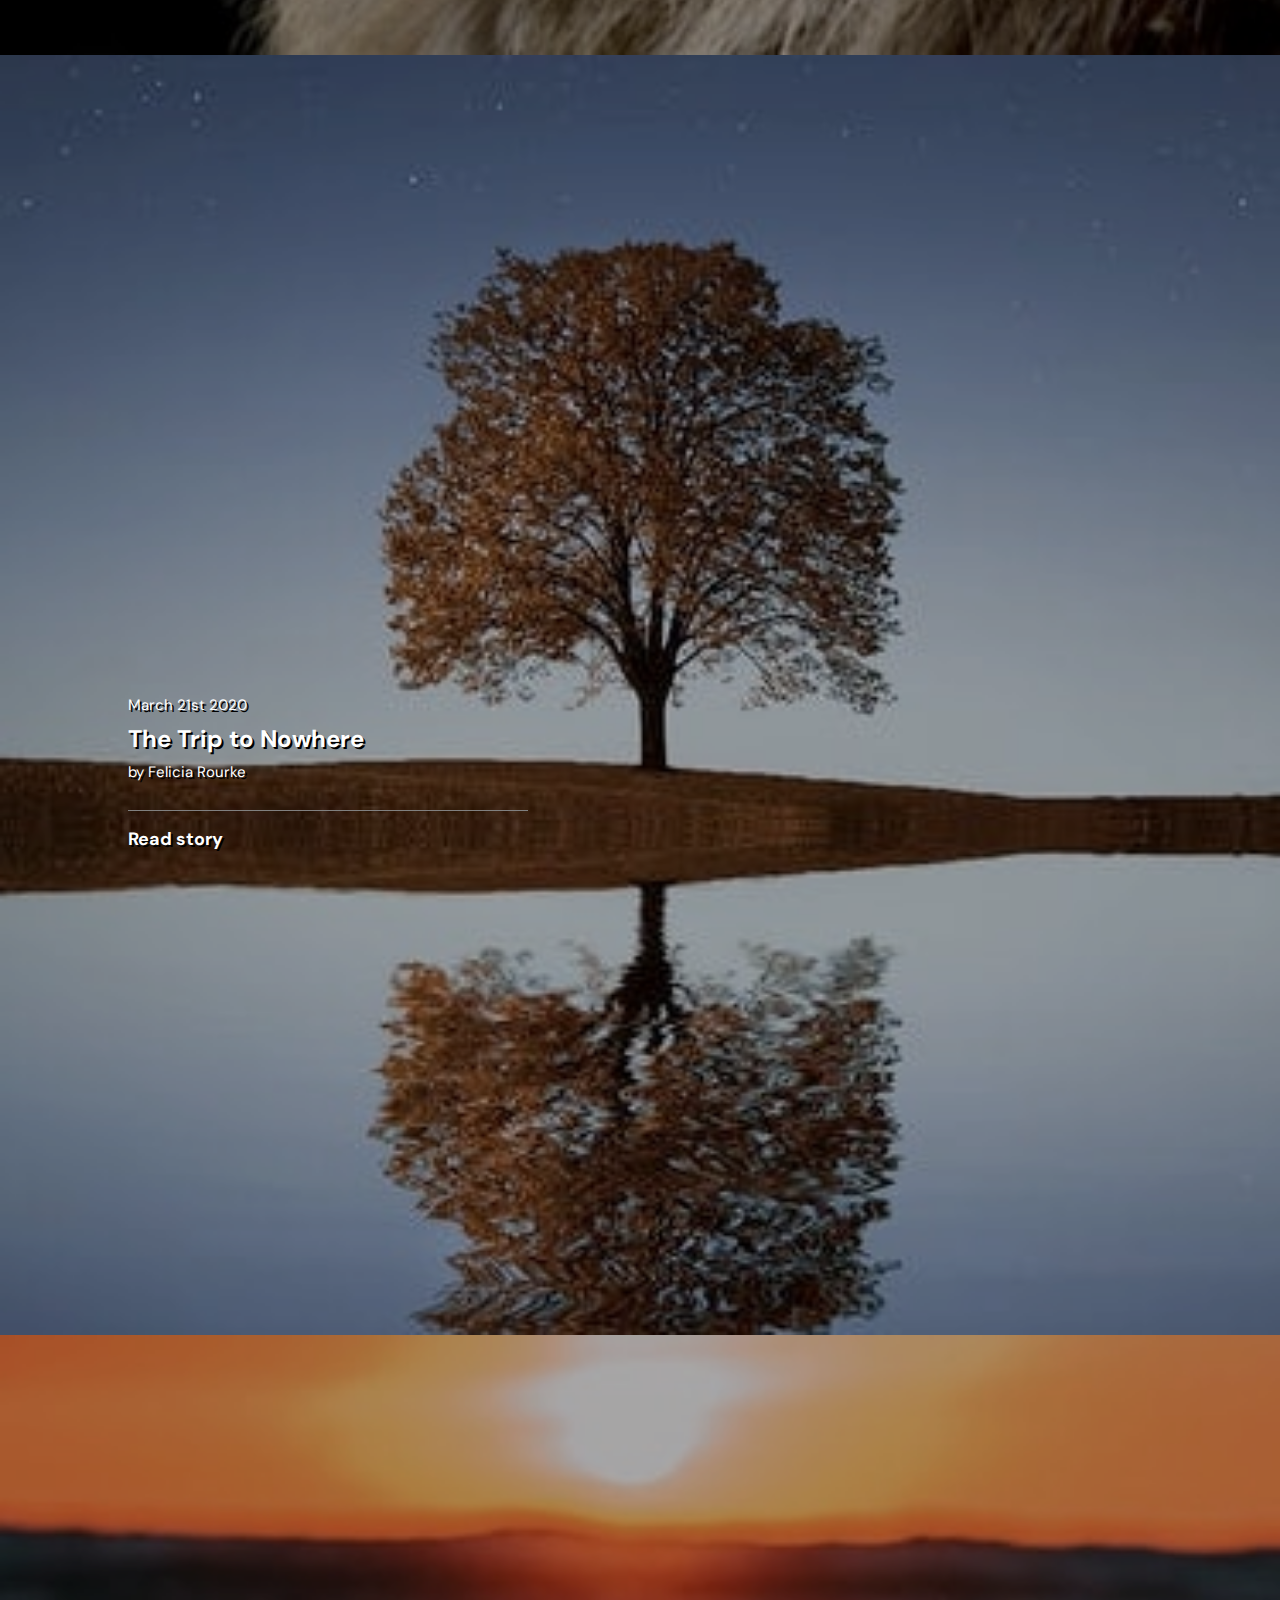
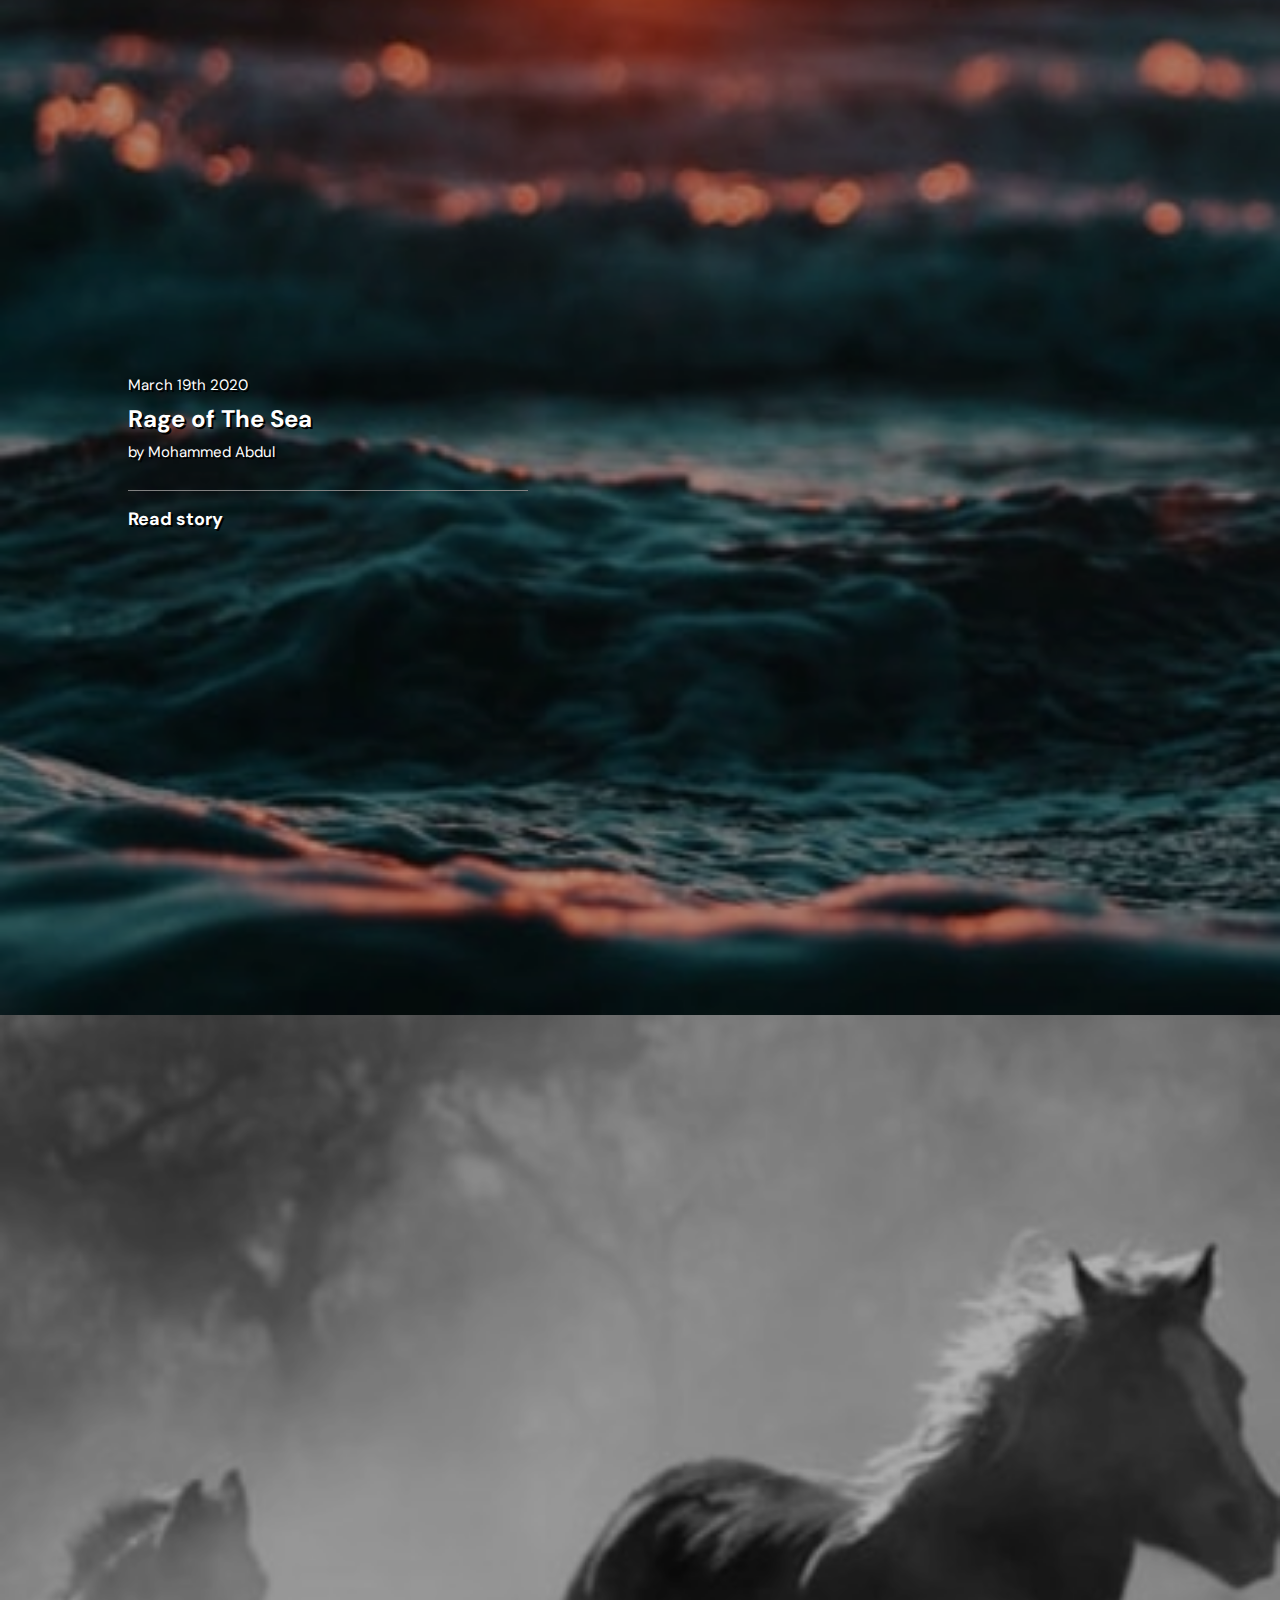
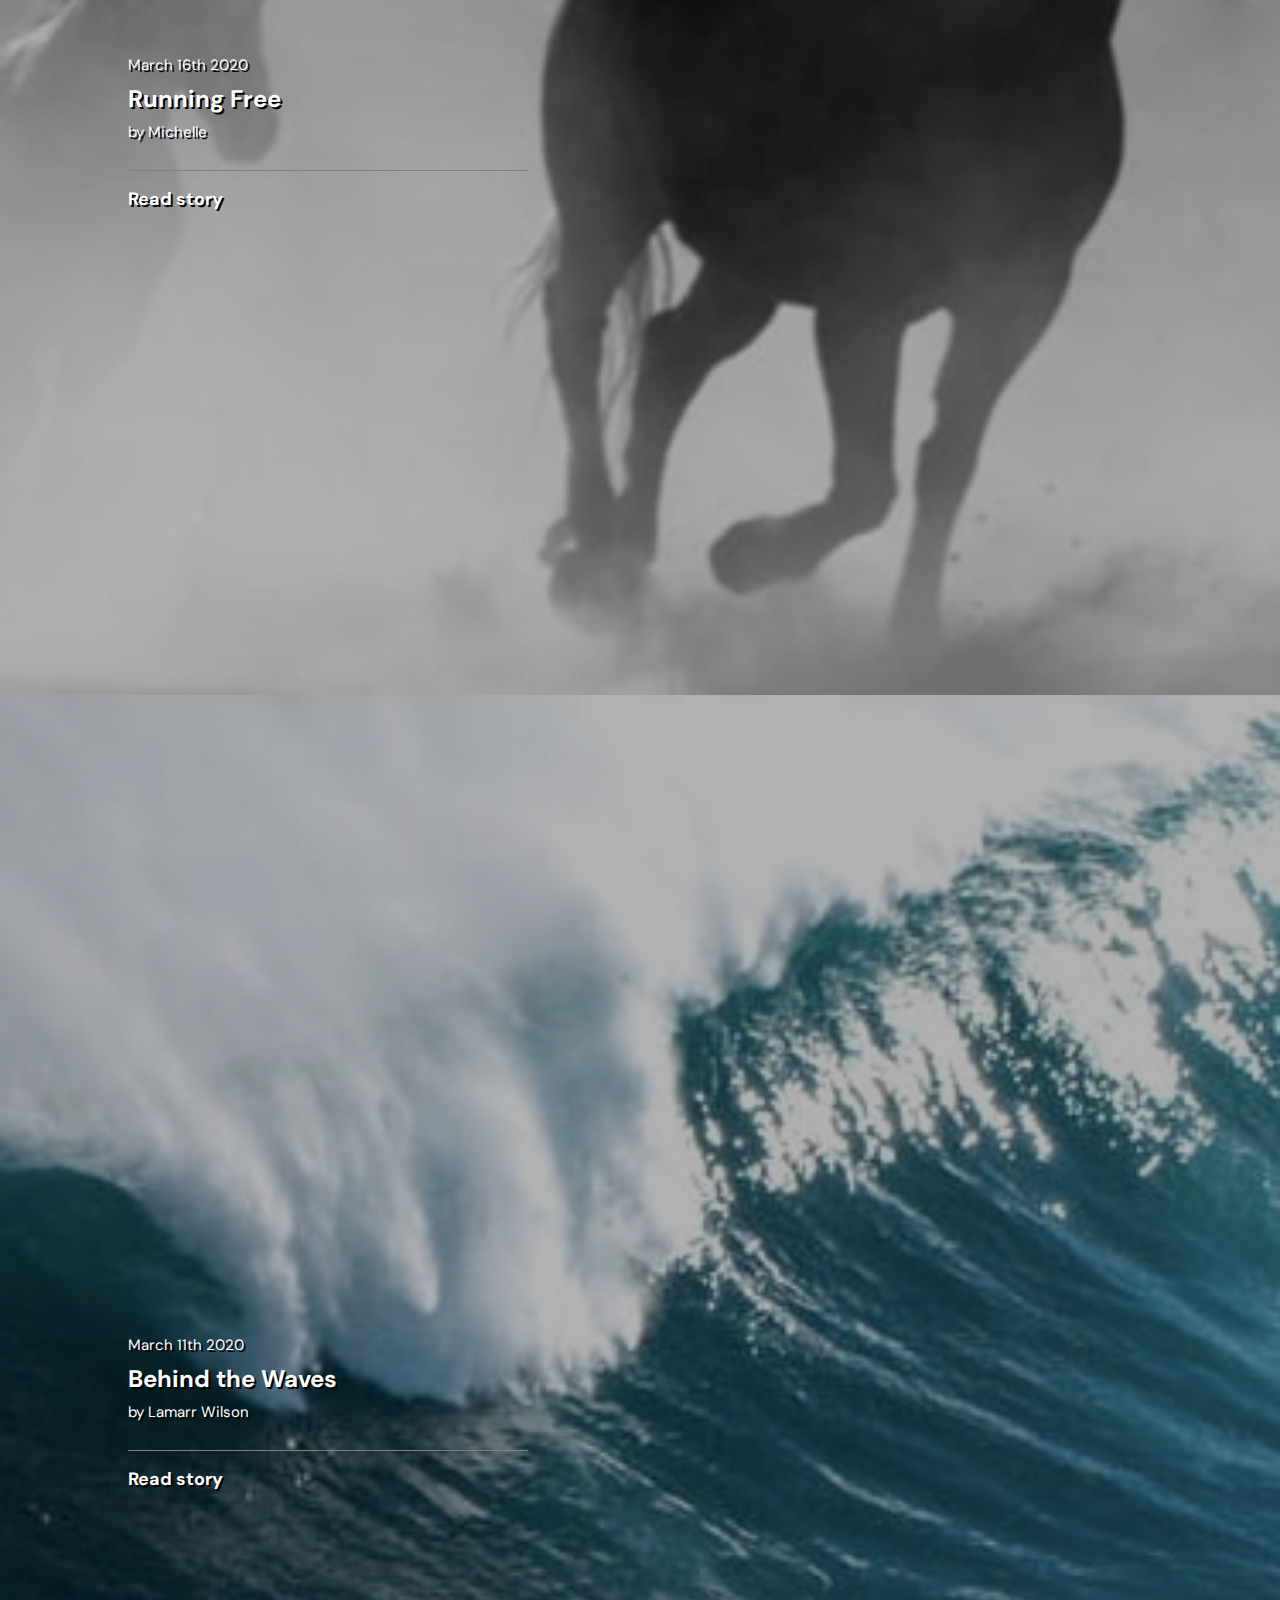
<file: starter-code/stories.html>
<!DOCTYPE html>
<html lang="en">
  <head>
    <meta charset="UTF-8" />
    <meta name="viewport" content="width=device-width, initial-scale=1.0" />

    <link
      rel="icon"
      type="image/png"
      sizes="32x32"
      href="./assets/favicon-32x32.png"
    />
    <link rel="preconnect" href="https://fonts.googleapis.com" />
    <link rel="preconnect" href="https://fonts.gstatic.com" crossorigin />
    <link
      href="https://fonts.googleapis.com/css2?family=DM+Sans:wght@400;700&display=swap"
      rel="stylesheet"
    />
    <link
      rel="stylesheet"
      href="https://use.fontawesome.com/releases/v5.15.3/css/all.css"
      integrity="sha384-SZXxX4whJ79/gErwcOYf+zWLeJdY/qpuqC4cAa9rOGUstPomtqpuNWT9wdPEn2fk"
      crossorigin="anonymous"
    />

    <link rel="stylesheet" href="stories.css" />

    <title>Frontend Mentor | Photosnap Website Challenge</title>
  </head>
  <body>
    <nav class="navbar">
      <div class="navbar-container">
        <a href="/index.html" id="navbar-logo"
          ><img src="assets/shared/desktop/logo.svg" alt="logo"
        /></a>
        <div class="navbar-toggle" id="mobile-menu">
          <span class="bar"></span>
          <span class="bar"></span>
          <span class="bar"></span>
        </div>
        <ul class="navbar-menu">
          <li class="navbar-item">
            <a
              href="/starter-code/stories.html"
              class="navbar-links"
              id="stories-page"
              >STORIES</a
            >
          </li>
          <li class="navbar-item">
            <a
              href="/starter-code/features.html"
              class="navbar-links"
              id="features-page"
              >FEATURES</a
            >
          </li>
          <li class="navbar-item">
            <a
              href="/starter-code/pricing.html"
              class="navbar-links"
              id="pricing-page"
              >PRICING</a
            >
          </li>
        </ul>
      </div>
    </nav>
    <div class="top-outermost-container flex">
      <div class="moon-img-container">
        <img
          class="moon-img"
          src="assets/stories/mobile/moon-of-appalacia.jpg"
          alt="moon-image"
        />
      </div>
      <div class="moon-text-container">
        <div class="moon-text-wrapper">
          <h3 class="uppercase">Last month's featured story</h3>
          <h1 class="uppercase">Hazy full moon of Appalachia</h1>
          <p>March 2nd 2020 by John Appleseed</p>
          <p>
            The dissected plateau area, while not actually made up of geological
            mountains, is popularly called "mountains," especially in eastern
            Kentucky and West Virginia, and while the ridges are not high, the
            terrain is extremely rugged.
          </p>
          <div class="read-story-text uppercase">
            <h3>
              Read the story<i class="fas fa-long-arrow-alt-right fa-2x"></i>
            </h3>
          </div>
        </div>
      </div>
    </div>
    <div class="story-imgs-outermost-container">
      <div class="relative-container">
        <div class="mountains-pic linear-black">
          <img class="img-settings" src="assets/stories/mobile/mountains.jpg" />
        </div>
        <div class="background-imgs-text">
          <div class="image-description">
            <p class="date">April 16th 2020</p>
            <h2>The Mountains</h2>
            <p class="author">by John Appleseed</p>
          </div>
          <div class="read-story-text">
            <h3>Read story<i class="fas fa-long-arrow-alt-right fa-2x"></i></h3>
          </div>
        </div>
      </div>
      <div class="relative-container">
        <div class="sunset-pic linear-black">
          <img
            class="img-settings"
            src="assets/stories/mobile/cityscapes.jpg"
          />
        </div>
        <div class="background-imgs-text">
          <div class="image-description">
            <p class="date">April 14th 2020</p>
            <h2>Sunset Cityscapes</h2>
            <p class="author">by Benjamin Cruz</p>
          </div>
          <div class="read-story-text">
            <h3>Read story<i class="fas fa-long-arrow-alt-right fa-2x"></i></h3>
          </div>
        </div>
      </div>
      <div class="relative-container">
        <div class="voyage-pic linear-black">
          <img
            class="img-settings"
            src="assets/stories/mobile/18-days-voyage.jpg"
          />
        </div>
        <div class="background-imgs-text">
          <div class="image-description">
            <p class="date">April 11th 2020</p>
            <h2>18 Days Voyage</h2>
            <p class="author">by Alexei Borodin</p>
          </div>
          <div class="read-story-text">
            <h3>Read story<i class="fas fa-long-arrow-alt-right fa-2x"></i></h3>
          </div>
        </div>
      </div>
      <div class="relative-container">
        <div class="archetict-pic linear-black">
          <img
            class="img-settings"
            src="assets/stories/mobile/architecturals.jpg"
          />
        </div>
        <div class="background-imgs-text">
          <div class="image-description">
            <p class="date">April 9th 2020</p>
            <h2>Architecturals</h2>
            <p class="author">by Samantha Brooke</p>
          </div>
          <div class="read-story-text">
            <h3>Read story<i class="fas fa-long-arrow-alt-right fa-2x"></i></h3>
          </div>
        </div>
      </div>
      <div class="relative-container">
        <div class="world-tour-pic linear-black">
          <img
            class="img-settings"
            src="assets/stories/mobile/world-tour.jpg"
          />
        </div>
        <div class="background-imgs-text">
          <div class="image-description">
            <p class="date">April 7th 2020</p>
            <h2>World Tour 2019</h2>
            <p class="author">by Timothy Wagner</p>
          </div>
          <div class="read-story-text">
            <h3>Read story<i class="fas fa-long-arrow-alt-right fa-2x"></i></h3>
          </div>
        </div>
      </div>
      <div class="relative-container">
        <div class="unforseen-pic linear-black">
          <img
            class="img-settings"
            src="assets/stories/mobile/unforeseen-corners.jpg"
          />
        </div>
        <div class="background-imgs-text">
          <div class="image-description">
            <p class="date">April 3rd 2020</p>
            <h2>Unforeseen Corners</h2>
            <p class="author">by William Malcolm</p>
          </div>
          <div class="read-story-text">
            <h3>Read story<i class="fas fa-long-arrow-alt-right fa-2x"></i></h3>
          </div>
        </div>
      </div>
      <div class="relative-container">
        <div class="lion-pic linear-black">
          <img
            class="img-settings"
            src="assets/stories/mobile/king-on-africa.jpg"
          />
        </div>
        <div class="background-imgs-text">
          <div class="image-description">
            <p class="date">March 29th 2020</p>
            <h2>King on Africa: Part II</h2>
            <p class="author">by Tim Hillenburg</p>
          </div>
          <div class="read-story-text">
            <h3>Read story<i class="fas fa-long-arrow-alt-right fa-2x"></i></h3>
          </div>
        </div>
      </div>
      <div class="relative-container">
        <div class="nowhere-pic linear-black">
          <img
            class="img-settings"
            src="assets/stories/mobile/trip-to-nowhere.jpg"
          />
        </div>
        <div class="background-imgs-text">
          <div class="image-description">
            <p class="date">March 21st 2020</p>
            <h2>The Trip to Nowhere</h2>
            <p class="author">by Felicia Rourke</p>
          </div>
          <div class="read-story-text">
            <h3>Read story<i class="fas fa-long-arrow-alt-right fa-2x"></i></h3>
          </div>
        </div>
      </div>
      <div class="relative-container">
        <div class="sea-pic linear-black">
          <img
            class="img-settings"
            src="assets/stories/mobile/rage-of-the-sea.jpg"
          />
        </div>
        <div class="background-imgs-text">
          <div class="image-description">
            <p class="date">March 19th 2020</p>
            <h2>Rage of The Sea</h2>
            <p class="author">by Mohammed Abdul</p>
          </div>
          <div class="read-story-text">
            <h3>Read story<i class="fas fa-long-arrow-alt-right fa-2x"></i></h3>
          </div>
        </div>
      </div>
      <div class="relative-container">
        <div class="runningfree-pic linear-black">
          <img
            class="img-settings"
            src="assets/stories/mobile/running-free.jpg"
          />
        </div>
        <div class="background-imgs-text">
          <div class="image-description">
            <p class="date">March 16th 2020</p>
            <h2>Running Free</h2>
            <p class="author">by Michelle</p>
          </div>
          <div class="read-story-text">
            <h3>Read story<i class="fas fa-long-arrow-alt-right fa-2x"></i></h3>
          </div>
        </div>
      </div>
      <div class="relative-container">
        <div class="waves-pic linear-black">
          <img
            class="img-settings"
            src="assets/stories/mobile/behind-the-waves.jpg"
          />
        </div>
        <div class="background-imgs-text">
          <div class="image-description">
            <p class="date">March 11th 2020</p>
            <h2>Behind the Waves</h2>
            <p class="author">by Lamarr Wilson</p>
          </div>
          <div class="read-story-text">
            <h3>Read story<i class="fas fa-long-arrow-alt-right fa-2x"></i></h3>
          </div>
        </div>
      </div>
      <div class="relative-container">
        <div class="calm-pic linear-black">
          <img
            class="img-settings"
            src="assets/stories/mobile/calm-waters.jpg"
          />
        </div>
        <div class="background-imgs-text">
          <div class="image-description">
            <p class="date">March 9th 2020</p>
            <h2>Calm Waters</h2>
            <p class="author">by Samantha Brooke</p>
          </div>
          <div class="read-story-text">
            <h3>Read story<i class="fas fa-long-arrow-alt-right fa-2x"></i></h3>
          </div>
        </div>
      </div>
      <div class="relative-container">
        <div class="milkyway-pic linear-black">
          <img class="img-settings" src="assets/stories/mobile/milky-way.jpg" />
        </div>
        <div class="background-imgs-text">
          <div class="image-description">
            <p class="date">March 5th 2020</p>
            <h2>The Milky Way</h2>
            <p class="author">by Benjamin Cruz</p>
          </div>
          <div class="read-story-text">
            <h3>Read story<i class="fas fa-long-arrow-alt-right fa-2x"></i></h3>
          </div>
        </div>
      </div>
      <div class="relative-container">
        <div class="darkforest-pic linear-black">
          <img
            class="img-settings"
            src="assets/stories/mobile/dark-forest.jpg"
          />
        </div>
        <div class="background-imgs-text">
          <div class="image-description">
            <p class="date">March 4th 2020</p>
            <h2>Night at The Dark Forest</h2>
            <p class="author">by Mohammed Abdul</p>
          </div>
          <div class="read-story-text">
            <h3>Read story<i class="fas fa-long-arrow-alt-right fa-2x"></i></h3>
          </div>
        </div>
      </div>
      <div class="relative-container">
        <div class="flowers-pic linear-black">
          <img class="img-settings" src="assets/stories/mobile/somwarpet.jpg" />
        </div>
        <div class="background-imgs-text">
          <div class="image-description">
            <p class="date">March 1st 2020</p>
            <h2>Somwarpet’s Beauty</h2>
            <p class="author">by Michelle</p>
          </div>
          <div class="read-story-text">
            <h3>Read story<i class="fas fa-long-arrow-alt-right fa-2x"></i></h3>
          </div>
        </div>
      </div>
      <div class="relative-container">
        <div class="snow-pic linear-black">
          <img
            class="img-settings"
            src="assets/stories/mobile/land-of-dreams.jpg"
          />
        </div>
        <div class="background-imgs-text">
          <div class="image-description">
            <p class="date">February 25th 2020</p>
            <h2>Land of Dreams</h2>
            <p class="author">by William Malcolm</p>
          </div>
          <div class="read-story-text">
            <h3>Read story<i class="fas fa-long-arrow-alt-right fa-2x"></i></h3>
          </div>
        </div>
      </div>
    </div>
    <footer class="footer-main">
      <div class="footer-info-div flex">
        <div class="footer-logo-div">
          <a href="/index.html" class="footer-logo" id="page">PHOTOSNAP</a>
        </div>
        <div class="footer-links-div">
          <a href="/index.html" class="footer-links" id="home-page">HOME</a>
          <a
            href="/starter-code/stories.html"
            class="footer-links"
            id="stories-page"
            >STORIES</a
          >
          <a
            href="/starter-code/features.html"
            class="footer-links"
            id="features-page"
            >FEATURES</a
          >
          <a
            href="/starter-code/pricing.html"
            class="footer-links"
            id="pricing-page"
            >PRICING</a
          >
        </div>
        <div class="social-media-div">
          <a href="" class="media-links"
            ><img src="assets/shared/desktop/facebook.svg"
          /></a>
          <a href="" class="media-links"
            ><img src="assets/shared/desktop/youtube.svg"
          /></a>
          <a href="" class="media-links"
            ><img src="assets/shared/desktop/twitter.svg"
          /></a>
          <a href="" class="media-links"
            ><img src="assets/shared/desktop/pinterest.svg"
          /></a>
          <a href="" class="media-links"
            ><img src="assets/shared/desktop/instagram.svg"
          /></a>
        </div>
      </div>
    </footer>
    <!-- Stories
  Features
  Pricing

  
  

  Read Story


  

  Read Story

 
  
 
  Read Story

 
 
 
  Read Story

  Home
  Stories
  Features
  Pricing

  Get an invite

  Copyright 2019. All Rights Reserved -->
  </body>
  <script src="app.js"></script>
</html>
</file>
<file: index.css>
/* font-family: 'DM Sans', sans-serif; */

:root {
  --pure-black: #000000;
  --light-grey: #dfdfdf;
  --pure-white: #ffffff;
  --main-accent: linear-gradient(
    202deg,
    rgba(255, 197, 147, 1) 0%,
    rgba(188, 113, 152, 1) 50%,
    rgba(90, 119, 255, 1) 100%
  );
}
/* 
------------------REUSABLE----------------- */
* {
  margin: 0;
  padding: 0;
  box-sizing: border-box;
}
html {
  font-size: 15px;
  font-weight: 400;
  font-family: "DM Sans", sans-serif;
}

h1 {
  font-size: 35px;
  font-weight: 700;
  letter-spacing: 4px;
}
h2 {
  font-size: 24px;
  font-weight: 700;
}
h3 {
  font-size: 18px;
  font-weight: 700;
}
h4 {
  font-size: 12px;
  font-weight: 700px;
}
.flex {
  display: flex;
}

/* ------------------------NAVBAR-------------------------------- */
.navbar-toggle {
  display: none;
  margin-top: 20px;
}
.bar {
  display: block;
  width: 25px;
  height: 3px;
  margin: 5px auto;
  transition: all 0.3s ease-in-out;
  background-color: #fff;
}
.navbar {
  height: 80px;
  display: flex;
  justify-content: center;
  align-items: center;
  font-size: 1.2rem;
  top: 0;
  z-index: 999;
}
.navbar-container {
  display: flex;
  justify-content: space-between;
  height: 80px;
  z-index: 1;
  width: 100%;
  max-width: 1400px;
  margin: 0 auto;
  padding: 0 50px;
}
#navbar-logo {
  display: flex;
  align-items: center;
  cursor: pointer;
  text-decoration: none;
}
.navbar-menu {
  display: flex;
  align-items: center;
  list-style: none;
}
.navbar-links {
  color: black;
  display: flex;
  align-items: center;
  justify-content: center;
  width: 125px;
  text-decoration: none;
  height: 100%;
}
.navbar-links:hover {
  color: var(--light-grey);
  transition: ease-in 0.3s;
}

/* -------------------HOME-PAGE-MAIN SCREEN---------------------------- */
.main-container {
  width: 100%;
  flex-direction: column-reverse;
  margin: 0 auto;
}

.left-main {
  flex-basis: 100%;
  background-color: #000000;
  color: #fff;
}
.main-text-container {
  display: flex;
  align-items: center;
  justify-content: center;
  flex-direction: column;
  margin: 30% 10%;
}
.main-text-container h1 {
  text-transform: uppercase;
}
.main-text-container p {
  margin-top: 5%;
  color: grey;
  line-height: 180%;
}
.right-main {
  flex-basis: 100%;
}
.second-container {
  width: 100%;
  flex-direction: column;
}
.computer-pic-div {
  flex-basis: 100%;
}
.img-settings {
  width: 100%;
  vertical-align: bottom;
  height: 100%;
}
.container-white {
  flex-basis: 100%;
  background-color: var(--pure-white);
}
.third-container {
  width: 100%;
  flex-direction: column-reverse;
}
.design-container {
  flex-basis: 100%;
}
.video-pic-div {
  flex-basis: 100%;
}
.story-imgs-outermost-container {
  display: grid;
  grid-template-columns: 1fr;
  grid-template-rows: repeat(4, 1fr);
}
.relative-container {
  position: relative;
}
.linear-black {
  position: relative;
  width: 100%;
  height: 100%;
}
.linear-black:after {
  content: "";
  position: absolute;
  width: 100%;
  height: 100%;
  top: 0;
  left: 0;
  background: rgba(0, 0, 0, 0.3);
}
.img-settings {
  width: 100%;
  vertical-align: bottom;
  height: 100%;
}
.background-imgs-text {
  color: white;
  position: absolute;
  width: 250px;
  left: 10%;
  top: 42%;
  margin: 0;
  text-shadow: 2px 2px black;
}
.image-description {
  margin-bottom: 4%;
  border-bottom: 1px solid grey;
}
.image-description h2 {
  margin-bottom: 2%;
}
.author {
  margin-bottom: 7%;
}
.date {
  margin-bottom: 2%;
}
.home-features-container {
  margin: 10% auto;
  flex-direction: column;
  justify-content: center;
  align-items: center;
}
.home-feature-imgs {
  flex-basis: 100%;
  text-align: center;
  margin-bottom: 10%;
}
.home-features-text {
  flex-basis: 100%;
  text-align: center;
}
.home-features-text h3 {
  margin-bottom: 5%;
}
.read-story-text i {
  margin-left: 20%;
}
.home-features-text p {
  color: grey;
}
.responsive-container {
  flex-basis: 100%;
  margin-bottom: 15%;
  width: 250px;
}
.limit-container {
  flex-basis: 100%;
  margin-bottom: 15%;
  width: 250px;
}
.embeded-container {
  flex-basis: 100%;
  margin-bottom: 15%;
  width: 250px;
}
.mobile {
  display: block;
}
.tablet {
  display: none;
}
.desktop {
  display: none;
}
/* ---------------FOOTER----------------- */
.footer-main {
  height: 300px;
  width: 100%;
  background-color: black;
  overflow: hidden;
}
.footer-info-div {
  height: 250px;
  width: 100%;
  margin: 7% auto;
  flex-direction: column;
  justify-content: center;
  align-items: center;
}
.footer-logo-div {
  margin-left: 5%;
  margin-bottom: 4%;
  flex-basis: 100%;
  width: 200px;
  text-align: center;
  margin: 0;
}
.footer-logo {
  color: white;
  cursor: pointer;
  text-decoration: none;

  font-weight: 700;
  font-size: 140%;
}
.footer-links-div {
  flex-basis: 100%;
  display: flex;
  flex-direction: column;
  margin-bottom: 5%;
  width: 200px;
  text-align: center;
}
.footer-links {
  color: white;
  text-decoration: none;
  margin: 4% 0;
  cursor: pointer;
}
.footer-links:hover {
  color: grey;
  transition: ease-in 0.3s;
}
.social-media-div {
  flex-basis: 100%;
  width: 200px;
  display: flex;
  justify-content: space-evenly;
}
.media-links {
  margin-right: 2%;
  cursor: pointer;
}
/* ------------------MEDIA QUERIES----------------------------- */

@media only screen and (min-width: 1025px) {
  .main-container {
    flex-direction: row;
  }
  .left-main {
    flex-basis: 40%;
  }
  .right-main {
    flex-basis: 60%;
  }
  .mobile {
    display: none;
  }
  .tablet {
    display: none;
  }
  .desktop {
    display: block;
  }
  .second-container {
    flex-direction: row;
  }
  .computer-pic-div {
    flex-basis: 60%;
  }
  .container-white {
    flex-basis: 40%;
  }
  .third-container {
    flex-direction: row;
  }
  .design-container {
    flex-basis: 40%;
  }
  .video-pic-div {
    flex-basis: 60%;
  }
  .story-imgs-outermost-container {
    grid-template-columns: repeat(4, 1fr);
    grid-template-rows: 1fr;
  }
  .background-imgs-text {
    position: absolute;
    width: 200px;
    left: 10%;
    top: 60%;
  }
  .image-description h2 {
    font-size: 18px;
  }
  .image-description p {
    font-size: 12px;
  }
  .home-features-container {
    margin: 10% auto;
    flex-direction: row;
    justify-content: center;
    align-items: center;
  }
  .home-feature-imgs {
    flex-basis: 100%;
    text-align: center;
    margin-bottom: 10%;
  }
  .home-features-text {
    flex-basis: 100%;
    text-align: center;
  }
  .responsive-container {
    flex-basis: 33%;
    margin: auto 2%;
    width: 250px;
  }
  .limit-container {
    flex-basis: 33%;
    margin: auto 2%;
    width: 250px;
  }
  .embeded-container {
    flex-basis: 33%;
    margin: auto 2%;
    width: 250px;
  }
  .loop {
    height: 72px;
    width: 72px;
  }
  .footer-info-div {
    margin: 3% auto;
    width: 700px;
  }
  .footer-links-div {
    flex-direction: row;
    justify-content: space-evenly;
    width: 500px;
  }
}

@media only screen and (min-width: 768px) and (max-width: 1024px) {
  .main-container {
    flex-direction: row;
  }
  .left-main {
    flex-basis: 60%;
  }
  .main-text-container {
    margin: 50% 10%;
  }
  .right-main {
    flex-basis: 40%;
  }
  .mobile {
    display: none;
  }
  .tablet {
    display: block;
  }
  .desktop {
    display: none;
  }
  .second-container {
    flex-direction: row;
  }
  .computer-pic-div {
    flex-basis: 40%;
  }
  .container-white {
    flex-basis: 60%;
  }
  .third-container {
    flex-direction: row;
  }
  .design-container {
    flex-basis: 60%;
  }
  .video-pic-div {
    flex-basis: 40%;
  }
  .story-imgs-outermost-container {
    grid-template-columns: 1fr 1fr;
    grid-template-rows: repeat(2, 1fr);
  }
  .background-imgs-text {
    position: absolute;
    width: 300px;
    left: 10%;
    top: 50%;
  }
  .moon-text-wrapper h1 {
    font-size: 35px;
  }
  .read-story-text i {
    margin-left: 40%;
  }
  .footer-info-div {
    margin: 3% auto;
    width: 700px;
  }
  .footer-links-div {
    flex-direction: row;
    justify-content: space-evenly;
    width: 500px;
  }
  .tablet-stories {
    display: block;
  }
}

@media only screen and (max-width: 768px) {
  /* ----------NAVBAR--------------- */
  .navbar-menu {
    position: fixed;
    left: -100%;
    top: 5rem;
    flex-direction: column;
    background-color: white;
    width: 100%;
    border-radius: 10px;
    text-align: center;
    transition: 0.3s;
  }
  .navbar-menu.active {
    left: 0;
  }
  .navbar-item {
    margin: 2.5rem 0;
  }
  .navbar-links {
    color: black;
  }
  .navbar-toggle {
    display: block;
    cursor: pointer;
  }
  .navbar-toggle span {
    background-color: black;
  }
  .navbar-toggle.active .bar:nth-child(2) {
    opacity: 0;
  }
  .navbar-toggle.active .bar:nth-child(1) {
    transform: translateY(8px) rotate(45deg);
  }
  .navbar-toggle.active .bar:nth-child(3) {
    transform: translateY(-8px) rotate(-45deg);
  }
}
</file>
<file: starter-code/index.css>
/* font-family: 'DM Sans', sans-serif; */

:root {
  --pure-black: #000000;
  --light-grey: #dfdfdf;
  --pure-white: #ffffff;
  --main-accent: linear-gradient(
    202deg,
    rgba(255, 197, 147, 1) 0%,
    rgba(188, 113, 152, 1) 50%,
    rgba(90, 119, 255, 1) 100%
  );
}
/* 
------------------REUSABLE----------------- */
* {
  margin: 0;
  padding: 0;
  box-sizing: border-box;
}
html {
  font-size: 15px;
  font-weight: 400;
  font-family: "DM Sans", sans-serif;
}

h1 {
  font-size: 40px;
  font-weight: 700;
  letter-spacing: 4px;
}
h2 {
  font-size: 24px;
  font-weight: 700;
}
h3 {
  font-size: 18px;
  font-weight: 700;
}
h4 {
  font-size: 12px;
  font-weight: 700px;
}
.flex {
  display: flex;
}

/* ------------------------NAVBAR-------------------------------- */
.navbar-toggle {
  display: none;
  margin-top: 20px;
}
.bar {
  display: block;
  width: 25px;
  height: 3px;
  margin: 5px auto;
  transition: all 0.3s ease-in-out;
  background-color: #fff;
}
.navbar {
  /* background: rgb(1, 193, 252); */
  height: 80px;
  display: flex;
  justify-content: center;
  align-items: center;
  font-size: 1.2rem;
  top: 0;
  z-index: 999;
}
.navbar-container {
  display: flex;
  justify-content: space-between;
  height: 80px;
  z-index: 1;
  width: 100%;
  max-width: 1400px;
  margin: 0 auto;
  padding: 0 50px;
}
#navbar-logo {
  display: flex;
  align-items: center;
  cursor: pointer;
  text-decoration: none;
}
.navbar-menu {
  display: flex;
  align-items: center;
  list-style: none;
}
.navbar-links {
  color: black;
  display: flex;
  align-items: center;
  justify-content: center;
  width: 125px;
  text-decoration: none;
  height: 100%;
}
.navbar-links:hover {
  color: var(--light-grey);
  transition: ease-in 0.3s;
}

/* -------------------HOME-PAGE-MAIN SCREEN---------------------------- */
.main-container {
  width: auto;
  flex-direction: column-reverse;
  margin: 0 auto;
}

.left-main {
  flex-basis: 100%;
  background-color: #000000;
  color: #fff;
}
.main-text-container {
  display: flex;
  align-items: center;
  justify-content: center;
  flex-direction: column;
  margin: 30% 10%;
}
.main-text-container h1 {
  text-transform: uppercase;
}
.main-text-container p {
  margin-top: 5%;
  color: grey;
}
.right-main {
  flex-basis: 100%;
}
.second-container {
  width: 100%;
  flex-direction: column;
}
.computer-pic-div {
  flex-basis: 100%;
}
.img-settings {
  width: 100%;
  vertical-align: bottom;
  height: 100%;
}
.container-white {
  flex-basis: 100%;
  background-color: var(--pure-white);
}
.third-container {
  width: 100%;
  flex-direction: column-reverse;
}
.design-container {
  flex-basis: 100%;
}
.video-pic-div {
  flex-basis: 100%;
}
.background-images-container {
  width: auto;
  flex-direction: column;
}
.relative-container {
  position: relative;
}
.mountains-pic {
  flex-basis: 100%;
}
.sunset-pic {
  flex-basis: 100%;
}
.voyage-pic {
  flex-basis: 100%;
}
.archetict-pic {
  flex-basis: 100%;
}
.background-imgs-text {
  color: white;
  position: absolute;
  width: 400px;
  left: 10%;
  top: 60%;
  margin: 0;
  text-shadow: 2px 2px black;
}
.image-description {
  margin-bottom: 4%;
  border-bottom: 1px solid grey;
}
.image-description h2 {
  margin-bottom: 2%;
}
.image-description p {
  margin-bottom: 7%;
}
.read-story-text i {
  margin-left: 50%;
}
.home-features-container {
  margin: 10% auto;
  display: flex;
  flex-direction: column;
  justify-content: center;
  align-items: center;
}
.home-feature-imgs {
  flex-basis: 100%;
  text-align: center;
  margin-bottom: 10%;
}
.home-features-text {
  flex-basis: 100%;
  text-align: center;
}
.home-features-text h3 {
  margin-bottom: 5%;
}
.home-features-text p {
  color: grey;
}
.responsive-container {
  flex-basis: 100%;
  margin-bottom: 15%;
  width: 400px;
}
.limit-container {
  flex-basis: 100%;
  margin-bottom: 15%;
  width: 400px;
}
.embeded-container {
  flex-basis: 100%;
  margin-bottom: 15%;
  width: 400px;
}
/* ---------------FOOTER----------------- */
.footer-main {
  height: 300px;
  width: 100%;
  background-color: black;
  overflow: hidden;
}
.footer-info-div {
  height: 50px;
  width: 100%;
  margin: 20% auto;
  flex-direction: column;
  justify-content: center;
  align-items: center;
}
.footer-logo-div {
  margin-left: 5%;
  margin-bottom: 4%;
  flex-basis: 100%;
}
.footer-logo {
  color: white;
  cursor: pointer;
  text-decoration: none;

  font-weight: 700;
  font-size: 140%;
}
.footer-links-div {
  flex-basis: 100%;
  display: flex;
  flex-direction: column;
  margin-bottom: 5%;
  align-items: center;
}
.footer-links {
  color: white;
  text-decoration: none;
  margin: 10% 0;
  cursor: pointer;
}
.footer-links:hover {
  color: grey;
  transition: ease-in 0.3s;
}
.social-media-div {
  flex-basis: 100%;
  width: 100%;
  display: flex;
  justify-content: center;
  align-items: center;
}
.media-links {
  margin-right: 2%;
  cursor: pointer;
}

/* ------------------SMALLER SCREENS----------------------------- */

@media only screen and (max-width: 768px) {
  /* ----------NAVBAR--------------- */
  .navbar-menu {
    position: fixed;
    left: -100%;
    top: 5rem;
    flex-direction: column;
    background-color: white;
    width: 100%;
    border-radius: 10px;
    text-align: center;
    transition: 0.3s;
    /* box-shadow: 0 10px 27px rgba(0, 0, 0.05); */
  }
  .navbar-menu.active {
    left: 0;
  }
  .navbar-item {
    margin: 2.5rem 0;
  }
  .navbar-links {
    color: black;
  }
  .navbar-toggle {
    display: block;
    cursor: pointer;
  }
  .navbar-toggle span {
    background-color: black;
  }
  .navbar-toggle.active .bar:nth-child(2) {
    opacity: 0;
  }
  .navbar-toggle.active .bar:nth-child(1) {
    transform: translateY(8px) rotate(45deg);
  }
  .navbar-toggle.active .bar:nth-child(3) {
    transform: translateY(-8px) rotate(-45deg);
  }
}
</file>
<file: features.css>
:root {
  --pure-black: #000000;
  --light-grey: #dfdfdf;
  --pure-white: #ffffff;
  --main-accent: linear-gradient(
    202deg,
    rgba(255, 197, 147, 1) 0%,
    rgba(188, 113, 152, 1) 50%,
    rgba(90, 119, 255, 1) 100%
  );
}
/* 
  ------------------REUSABLE----------------- */
* {
  margin: 0;
  padding: 0;
  box-sizing: border-box;
}
html {
  font-size: 15px;
  font-weight: 400;
  font-family: "DM Sans", sans-serif;
}

h1 {
  font-size: 40px;
  font-weight: 700;
  letter-spacing: 4px;
}
h2 {
  font-size: 24px;
  font-weight: 700;
}
h3 {
  font-size: 18px;
  font-weight: 700;
}
h4 {
  font-size: 12px;
  font-weight: 700px;
}
.flex {
  display: flex;
}
.uppercase {
  text-transform: uppercase;
}
.mobile {
  display: block;
}
.tablet {
  display: none;
}
.desktop {
  display: none;
}
/* ------------------------NAVBAR-------------------------------- */
.navbar-toggle {
  display: none;
  margin-top: 20px;
}
.bar {
  display: block;
  width: 25px;
  height: 3px;
  margin: 5px auto;
  transition: all 0.3s ease-in-out;
  background-color: #fff;
}
.navbar {
  height: 80px;
  display: flex;
  justify-content: center;
  align-items: center;
  font-size: 1.2rem;
  top: 0;
  z-index: 999;
}
.navbar-container {
  display: flex;
  justify-content: space-between;
  height: 80px;
  z-index: 1;
  width: 100%;
  max-width: 1400px;
  margin: 0 auto;
  padding: 0 50px;
}
#navbar-logo {
  display: flex;
  align-items: center;
  cursor: pointer;
  text-decoration: none;
}
.navbar-menu {
  display: flex;
  align-items: center;
  list-style: none;
}
.navbar-links {
  color: black;
  display: flex;
  align-items: center;
  justify-content: center;
  width: 125px;
  text-decoration: none;
  height: 100%;
}
.navbar-links:hover {
  color: var(--light-grey);
  transition: ease-in 0.3s;
}

/* -----------------HERO SECTION--------------- */
.top-outermost-container {
  flex-direction: column-reverse;
}
.left-main-container {
  flex-basis: 100%;
  background-color: var(--pure-black);
}
.main-text-container {
  display: flex;
  align-items: center;
  justify-content: center;
  flex-direction: column;
  margin: 30% 10%;
  color: var(--pure-white);
}
.main-text-container h1 {
  text-transform: uppercase;
}
.main-text-container p {
  margin-top: 5%;
  color: grey;
}
.right-main-container {
  flex-basis: 100%;
}
.img-settings {
  width: 100%;
  vertical-align: bottom;
  height: 100%;
}

/* --------------FEATURES INFO SECTION---------------- */
.features-info-inner-container {
  margin: 15%;
  display: grid;
  grid-template-rows: repeat(6, 1fr);
  grid-template-columns: 1fr;
}
.features-cards {
  display: flex;
  flex-direction: column;
  text-align: center;
  align-items: center;
  margin-bottom: 10%;
}
.features-cards h2 {
  margin: 5% auto;
}
.features-imgs {
  height: auto;
  width: 80px;
}

/* -------------BETA SECTION---------------- */
.beta-container {
  background-image: url("assets/shared/mobile/bg-beta.jpg");
  background-size: cover;
  background-position: center;
  color: var(--pure-white);
  flex-direction: column;
  height: 300px;
  width: 100%;
}
.beta-left-container {
  flex-basis: 100%;
}
.beta-text-wrapper {
  margin: 40px auto 0;
  width: 200px;
}
.beta-text-wrapper h1 {
  font-size: 20px;
}
.beta-right-container {
  flex-basis: 100%;
}
.invite-wrapper {
  width: 200px;
  margin: 30px auto 0;
}
.invite-wrapper i {
  margin-left: 20%;
  cursor: pointer;
}
/* ---------------FOOTER----------------- */
.footer-main {
  height: 300px;
  width: 100%;
  background-color: black;
  overflow: hidden;
}
.footer-info-div {
  height: 250px;
  width: 100%;
  margin: 7% auto;
  flex-direction: column;
  justify-content: center;
  align-items: center;
}
.footer-logo-div {
  margin-left: 5%;
  margin-bottom: 4%;
  flex-basis: 100%;
  width: 200px;
  text-align: center;
  margin: 0;
}
.footer-logo {
  color: white;
  cursor: pointer;
  text-decoration: none;

  font-weight: 700;
  font-size: 140%;
}
.footer-links-div {
  flex-basis: 100%;
  display: flex;
  flex-direction: column;
  margin-bottom: 5%;
  width: 200px;
  text-align: center;
}
.footer-links {
  color: white;
  text-decoration: none;
  margin: 4% 0;
  cursor: pointer;
}
.footer-links:hover {
  color: grey;
  transition: ease-in 0.3s;
}
.social-media-div {
  flex-basis: 100%;
  width: 200px;
  display: flex;
  justify-content: space-evenly;
}
.media-links {
  margin-right: 2%;
  cursor: pointer;
}

/* --------------------MEDIA QUERIES------------------ */
@media only screen and (min-width: 1025px) {
  .top-outermost-container {
    flex-direction: row;
  }
  .left-main-container {
    flex-basis: 40%;
  }
  .right-main-container {
    flex-basis: 60%;
  }
  .main-text-container {
    display: flex;
    align-items: flex-start;
  }
  .features-info-inner-container {
    margin: 10% 5%;
    display: grid;
    grid-template-rows: repeat(2, 1fr);
    grid-template-columns: repeat(3, 1fr);
    column-gap: 30px;
    row-gap: 50px;
  }
  .features-imgs {
    height: 70px;
    width: auto;
  }
  .loop {
    height: 70px;
    width: 70px;
  }
  .beta-container {
    flex-direction: row;
    background-image: url("assets/shared/desktop/bg-beta.jpg");
  }
  .beta-text-wrapper {
    margin: 20% auto 0;
    width: 400px;
  }
  .beta-text-wrapper h1 {
    font-size: 30px;
  }
  .invite-wrapper {
    width: 300px;
    margin: 25% auto 0;
  }
  .invite-wrapper i {
    margin-left: 30%;
  }
  .footer-info-div {
    margin: 3% auto;
    width: 700px;
  }
  .footer-links-div {
    flex-direction: row;
    justify-content: space-evenly;
    width: 500px;
  }
  .mobile {
    display: none;
  }
  .tablet {
    display: none;
  }
  .desktop {
    display: block;
  }
}

@media only screen and (min-width: 768px) and (max-width: 1024px) {
  .top-outermost-container {
    flex-direction: row;
  }
  .left-main-container {
    flex-basis: 60%;
  }
  .right-main-container {
    flex-basis: 40%;
  }
  .main-text-container {
    display: flex;
    align-items: flex-start;
  }
  .features-info-inner-container {
    margin: 10%;
    display: grid;
    grid-template-rows: repeat(3, 1fr);
    grid-template-columns: 1fr 1fr;
    column-gap: 20px;
  }
  .features-imgs {
    height: 70px;
    width: auto;
  }
  .loop {
    height: 70px;
    width: 70px;
  }
  .beta-container {
    flex-direction: row;
  }
  .beta-text-wrapper {
    margin: 20% auto 0;
    width: 350px;
  }
  .beta-text-wrapper h1 {
    font-size: 25px;
  }
  .invite-wrapper {
    width: 300px;
    margin: 20% auto 0;
  }
  .invite-wrapper i {
    margin-left: 30%;
  }
  .footer-info-div {
    margin: 3% auto;
    width: 700px;
  }
  .footer-links-div {
    flex-direction: row;
    justify-content: space-evenly;
    width: 500px;
  }
  .mobile {
    display: none;
  }
  .tablet {
    display: block;
  }
  .desktop {
    display: none;
  }
}

@media only screen and (max-width: 768px) {
  /* ----------NAVBAR--------------- */
  .navbar-menu {
    position: fixed;
    left: -100%;
    top: 5rem;
    flex-direction: column;
    background-color: white;
    width: 100%;
    border-radius: 10px;
    text-align: center;
    transition: 0.3s;
  }
  .navbar-menu.active {
    left: 0;
  }
  .navbar-item {
    margin: 2.5rem 0;
  }
  .navbar-links {
    color: black;
  }
  .navbar-toggle {
    display: block;
    cursor: pointer;
  }
  .navbar-toggle span {
    background-color: black;
  }
  .navbar-toggle.active .bar:nth-child(2) {
    opacity: 0;
  }
  .navbar-toggle.active .bar:nth-child(1) {
    transform: translateY(8px) rotate(45deg);
  }
  .navbar-toggle.active .bar:nth-child(3) {
    transform: translateY(-8px) rotate(-45deg);
  }
}
</file>
<file: pricing.css>
:root {
  --pure-black: #000000;
  --light-grey: #dfdfdf;
  --pure-white: #ffffff;
  --main-accent: linear-gradient(
    202deg,
    rgba(255, 197, 147, 1) 0%,
    rgba(188, 113, 152, 1) 50%,
    rgba(90, 119, 255, 1) 100%
  );
}
/* 
    ------------------REUSABLE----------------- */
* {
  margin: 0;
  padding: 0;
  box-sizing: border-box;
}
html {
  font-size: 15px;
  font-weight: 400;
  font-family: "DM Sans", sans-serif;
}

h1 {
  font-size: 40px;
  font-weight: 700;
  letter-spacing: 4px;
}
h2 {
  font-size: 24px;
  font-weight: 700;
}
h3 {
  font-size: 18px;
  font-weight: 700;
}
h4 {
  font-size: 12px;
  font-weight: 700px;
}
.flex {
  display: flex;
}
.uppercase {
  text-transform: uppercase;
}
.center {
  text-align: center;
  align-items: center;
}
.mobile {
  display: block;
}
.tablet {
  display: none;
}
.desktop {
  display: none;
}
/* ------------------------NAVBAR-------------------------------- */
.navbar-toggle {
  display: none;
  margin-top: 20px;
}
.bar {
  display: block;
  width: 25px;
  height: 3px;
  margin: 5px auto;
  transition: all 0.3s ease-in-out;
  background-color: #fff;
}
.navbar {
  height: 80px;
  display: flex;
  justify-content: center;
  align-items: center;
  font-size: 1.2rem;
  top: 0;
  z-index: 999;
}
.navbar-container {
  display: flex;
  justify-content: space-between;
  height: 80px;
  z-index: 1;
  width: 100%;
  max-width: 1400px;
  margin: 0 auto;
  padding: 0 50px;
}
#navbar-logo {
  display: flex;
  align-items: center;
  cursor: pointer;
  text-decoration: none;
}
.navbar-menu {
  display: flex;
  align-items: center;
  list-style: none;
}
.navbar-links {
  color: black;
  display: flex;
  align-items: center;
  justify-content: center;
  width: 125px;
  text-decoration: none;
  height: 100%;
}
.navbar-links:hover {
  color: var(--light-grey);
  transition: ease-in 0.3s;
}
/* -----------------HERO SECTION--------------- */
.top-outermost-container {
  flex-direction: column-reverse;
}
.left-main-container {
  flex-basis: 100%;
  background-color: var(--pure-black);
}
.main-text-container {
  display: flex;
  text-align: left;
  justify-content: center;
  flex-direction: column;

  margin: 30% 10%;
  color: var(--pure-white);
}
.main-text-container h1 {
  text-transform: uppercase;
}
.main-text-container p {
  margin-top: 5%;
  color: grey;
}
.right-main-container {
  flex-basis: 100%;
}
.img-settings {
  width: 100%;
  vertical-align: bottom;
  height: 100%;
}

/* -----------------PRICING CARDS-------------- */
.pricing-cards-outer-container {
  width: 100%;
}
.pricing-cards-inner-container {
  width: 100%;
  margin: 10% 0;
  flex-direction: column;
}
.cards {
  background-color: var(--light-grey);
  height: 350px;
  width: 250px;
  margin: 0 auto 3%;
}
.cards-info-wrapper {
  display: flex;
  flex-direction: column;
  margin: 0px 30px;
  align-items: center;
  text-align: center;
  height: 450px;
}
.cards-info-wrapper h2 {
  margin: 15% auto 4%;
}
.cards-info-wrapper p {
  margin-bottom: 10%;
  color: rgb(114, 114, 114);
}
.price-button {
  vertical-align: bottom;
  height: 30px;
  width: 100px;
  background-color: var(--pure-black);
  color: var(--pure-white);
  border: none;
  margin-top: 15%;
}
.dark-bg {
  background-color: var(--pure-black);
  color: var(--pure-white);
}
.light-bg {
  background-color: var(--pure-white);
  color: var(--pure-black);
}
.price-button:hover {
  background-color: grey;
  cursor: pointer;
}

/* ----------------COMPARE SECTION-------------- */
.compare-title {
  margin: 5% auto;
  width: 200px;
  text-align: center;
}
.compare-features-wrapper {
  width: 280px;
  margin: 0 auto 10%;
}
.compare-grid-container {
  display: grid;
  grid-template-columns: 3fr 1fr 1fr 1fr;
  grid-template-rows: 1fr;
  margin-bottom: 3%;
}
.border-b {
  border-bottom: 1px solid var(--pure-black);
  padding-bottom: 20px;
}
.border-g {
  border-bottom: 1px solid var(--light-grey);
  padding-bottom: 20px;
}
.checks {
  height: auto;
  width: 20px;
}
/* -------------BETA SECTION---------------- */
.beta-container {
  background-image: url("assets/shared/mobile/bg-beta.jpg");
  background-size: cover;
  background-position: center;
  color: var(--pure-white);
  flex-direction: column;
  height: 300px;
  width: 100%;
}
.beta-left-container {
  flex-basis: 100%;
}
.beta-text-wrapper {
  margin: 40px auto 0;
  width: 200px;
}
.beta-text-wrapper h1 {
  font-size: 20px;
}
.beta-right-container {
  flex-basis: 100%;
}
.invite-wrapper {
  width: 200px;
  margin: 30px auto 0;
}
.invite-wrapper i {
  margin-left: 20%;
  cursor: pointer;
}

.toggle-switch {
  display: flex;
  height: 30px;
  width: 100%;
  justify-content: center;
  align-items: center;
  margin-top: 7%;
  font-size: 25px;
}
.toggle-btn {
  appearance: none;
  width: 50px;
  height: 25px;
  background-color: black;
  border-radius: 25px;
  margin: 0 3%;
  position: relative;
}
.toggle-btn:before {
  content: "";
  width: 18px;
  height: 18px;
  background-color: var(--pure-white);
  position: absolute;
  border-radius: 50%;
  top: 50%;
  transform: translateY(-50%);
  right: 4px;
}
.toggle-btn:checked:before {
  right: 55%;
}
/* ---------------FOOTER----------------- */
.footer-main {
  height: 300px;
  width: 100%;
  background-color: black;
  overflow: hidden;
}
.footer-info-div {
  height: 250px;
  width: 100%;
  margin: 7% auto;
  flex-direction: column;
  justify-content: center;
  align-items: center;
}
.footer-logo-div {
  margin-left: 5%;
  margin-bottom: 4%;
  flex-basis: 100%;
  width: 200px;
  text-align: center;
  margin: 0;
}
.footer-logo {
  color: white;
  cursor: pointer;
  text-decoration: none;

  font-weight: 700;
  font-size: 140%;
}
.footer-links-div {
  flex-basis: 100%;
  display: flex;
  flex-direction: column;
  margin-bottom: 5%;
  width: 200px;
  text-align: center;
}
.footer-links {
  color: white;
  text-decoration: none;
  margin: 4% 0;
  cursor: pointer;
}
.footer-links:hover {
  color: grey;
  transition: ease-in 0.3s;
}
.social-media-div {
  flex-basis: 100%;
  width: 200px;
  display: flex;
  justify-content: space-evenly;
}
.media-links {
  margin-right: 2%;
  cursor: pointer;
}

/* --------------MEDIA QUERIES-------------- */
@media only screen and (min-width: 1025px) {
  .top-outermost-container {
    flex-direction: row;
  }
  .left-main-container {
    flex-basis: 40%;
  }
  .right-main-container {
    flex-basis: 60%;
  }
  .pricing-cards-inner-container {
    flex-direction: row;
  }
  .compare-features-wrapper {
    width: 700px;
  }
  .compare-grid-container h4 {
    font-size: 16px;
  }
  .beta-container {
    flex-direction: row;
  }
  .beta-text-wrapper {
    margin: 20% auto 0;
    width: 350px;
  }
  .beta-text-wrapper h1 {
    font-size: 25px;
  }
  .invite-wrapper {
    width: 300px;
    margin: 20% auto 0;
  }
  .invite-wrapper i {
    margin-left: 30%;
  }
  .footer-info-div {
    margin: 3% auto;
    width: 700px;
  }
  .footer-links-div {
    flex-direction: row;
    justify-content: space-evenly;
    width: 500px;
  }
  .mobile {
    display: none;
  }
  .tablet {
    display: none;
  }
  .desktop {
    display: block;
  }
}
@media only screen and (min-width: 768px) and (max-width: 1024px) {
  .top-outermost-container {
    flex-direction: row;
  }
  .left-main-container {
    flex-basis: 60%;
  }
  .right-main-container {
    flex-basis: 40%;
  }
  .mobile {
    display: none;
  }
  .tablet {
    display: block;
  }
  .desktop {
    display: none;
  }
  .compare-features-wrapper {
    width: 600px;
  }
  .beta-container {
    flex-direction: row;
  }
  .beta-text-wrapper h1 {
    font-size: 25px;
  }
  .beta-text-wrapper {
    margin: 20% auto 0;
    width: 350px;
  }
  .invite-wrapper {
    width: 300px;
    margin: 20% auto 0;
  }
  .invite-wrapper i {
    margin-left: 30%;
  }
}

@media only screen and (max-width: 768px) {
  /* ----------NAVBAR--------------- */
  .navbar-menu {
    position: fixed;
    left: -100%;
    top: 5rem;
    flex-direction: column;
    background-color: white;
    width: 100%;
    border-radius: 10px;
    text-align: center;
    transition: 0.3s;
  }
  .navbar-menu.active {
    left: 0;
  }
  .navbar-item {
    margin: 2.5rem 0;
  }
  .navbar-links {
    color: black;
  }
  .navbar-toggle {
    display: block;
    cursor: pointer;
  }
  .navbar-toggle span {
    background-color: black;
  }
  .navbar-toggle.active .bar:nth-child(2) {
    opacity: 0;
  }
  .navbar-toggle.active .bar:nth-child(1) {
    transform: translateY(8px) rotate(45deg);
  }
  .navbar-toggle.active .bar:nth-child(3) {
    transform: translateY(-8px) rotate(-45deg);
  }
}
</file>
<file: stories.css>
:root {
  --pure-black: #000000;
  --light-grey: #dfdfdf;
  --pure-white: #ffffff;
  --main-accent: linear-gradient(
    202deg,
    rgba(255, 197, 147, 1) 0%,
    rgba(188, 113, 152, 1) 50%,
    rgba(90, 119, 255, 1) 100%
  );
}
/* 
------------------REUSABLE----------------- */
* {
  margin: 0;
  padding: 0;
  box-sizing: border-box;
}
html {
  font-size: 15px;
  font-weight: 400;
  font-family: "DM Sans", sans-serif;
}

h1 {
  font-size: 40px;
  font-weight: 700;
  letter-spacing: 4px;
}
h2 {
  font-size: 24px;
  font-weight: 700;
}
h3 {
  font-size: 18px;
  font-weight: 700;
}
h4 {
  font-size: 12px;
  font-weight: 700px;
}
.flex {
  display: flex;
}
.uppercase {
  text-transform: uppercase;
}
.mobile {
  display: block;
}
.tablet {
  display: none;
}
.desktop {
  display: none;
}
/* ------------------------NAVBAR-------------------------------- */
.navbar-toggle {
  display: none;
  margin-top: 20px;
}
.bar {
  display: block;
  width: 25px;
  height: 3px;
  margin: 5px auto;
  transition: all 0.3s ease-in-out;
  background-color: #fff;
}
.navbar {
  height: 80px;
  display: flex;
  justify-content: center;
  align-items: center;
  font-size: 1.2rem;
  top: 0;
  z-index: 999;
}
.navbar-container {
  display: flex;
  justify-content: space-between;
  height: 80px;
  z-index: 1;
  width: 100%;
  max-width: 1400px;
  margin: 0 auto;
  padding: 0 50px;
}
#navbar-logo {
  display: flex;
  align-items: center;
  cursor: pointer;
  text-decoration: none;
}
.navbar-menu {
  display: flex;
  align-items: center;
  list-style: none;
}
.navbar-links {
  color: black;
  display: flex;
  align-items: center;
  justify-content: center;
  width: 125px;
  text-decoration: none;
  height: 100%;
}
.navbar-links:hover {
  color: var(--light-grey);
  transition: ease-in 0.3s;
}

/* -------------------MOON SECTION W/ TEXT------------- */
.top-outermost-container {
  width: auto;
  flex-direction: column;
}
.moon-img-container {
  flex-basis: 100%;
}
.moon-img {
  height: 100%;
  width: 100%;
  vertical-align: bottom;
}
.moon-text-container {
  flex-basis: 100%;
  background-color: var(--pure-black);
  color: var(--pure-white);
}
.moon-text-wrapper {
  display: flex;
  justify-content: center;
  flex-direction: column;
  text-align: left;
  margin: 30% 10%;
}
.moon-text-wrapper h1 {
  margin: 5% 0;
}
.moon-text-wrapper p {
  margin-bottom: 5%;
}
.read-story-text i {
  margin-left: 20%;
}

/* ------------------------STORY IMAGES------------------ */
.story-imgs-outermost-container {
  display: grid;
  grid-template-columns: 1fr;
  grid-template-rows: repeat(16, 1fr);
}
.relative-container {
  position: relative;
}
.linear-black {
  position: relative;
  width: 100%;
  height: 100%;
}
.linear-black:after {
  content: "";
  position: absolute;
  width: 100%;
  height: 100%;
  top: 0;
  left: 0;
  background: rgba(0, 0, 0, 0.3);
}
.img-settings {
  width: 100%;
  vertical-align: bottom;
  height: 100%;
}
.background-imgs-text {
  color: white;
  position: absolute;
  width: 250px;
  left: 10%;
  top: 40%;
  margin: 0;
  text-shadow: 2px 2px black;
}
.image-description {
  margin-bottom: 4%;
  border-bottom: 1px solid grey;
}
.image-description h2 {
  margin-bottom: 2%;
}
.author {
  margin-bottom: 7%;
}
.date {
  margin-bottom: 2%;
}
/* ---------------FOOTER----------------- */
.footer-main {
  height: 300px;
  width: 100%;
  background-color: black;
  overflow: hidden;
}
.footer-info-div {
  height: 250px;
  width: 100%;
  margin: 7% auto;
  flex-direction: column;
  justify-content: center;
  align-items: center;
}
.footer-logo-div {
  margin-left: 5%;
  margin-bottom: 4%;
  flex-basis: 100%;
  width: 200px;
  text-align: center;
  margin: 0;
}
.footer-logo {
  color: white;
  cursor: pointer;
  text-decoration: none;

  font-weight: 700;
  font-size: 140%;
}
.footer-links-div {
  flex-basis: 100%;
  display: flex;
  flex-direction: column;
  margin-bottom: 5%;
  width: 200px;
  text-align: center;
}
.footer-links {
  color: white;
  text-decoration: none;
  margin: 4% 0;
  cursor: pointer;
}
.footer-links:hover {
  color: grey;
  transition: ease-in 0.3s;
}
.social-media-div {
  flex-basis: 100%;
  width: 200px;
  display: flex;
  justify-content: space-evenly;
}
.media-links {
  margin-right: 2%;
  cursor: pointer;
}

/* ------------------SMALLER SCREENS----------------------------- */
@media only screen and (min-width: 1025px) {
  .top-outermost-container {
    flex-direction: row;
  }
  .moon-img-container {
    flex-basis: 60%;
  }
  .moon-text-container {
    flex-basis: 40%;
  }
  .story-imgs-outermost-container {
    display: grid;
    grid-template-columns: repeat(4, 1fr);
    grid-template-rows: repeat(4, 1fr);
  }
  .background-imgs-text {
    width: 200px;
    left: 10%;
    top: 60%;
  }
  .image-description h2 {
    font-size: 17px;
  }
  .image-description p {
    font-size: 12px;
  }
  .footer-info-div {
    margin: 3% auto;
    width: 700px;
  }
  .footer-links-div {
    flex-direction: row;
    justify-content: space-evenly;
    width: 500px;
  }
  .mobile {
    display: none;
  }
  .tablet {
    display: none;
  }
  .desktop {
    display: block;
  }
}

@media only screen and (min-width: 768px) and (max-width: 1024px) {
  .top-outermost-container {
    flex-direction: row;
  }
  .moon-img-container {
    flex-basis: 60%;
  }
  .moon-text-container {
    flex-basis: 40%;
  }
  .story-imgs-outermost-container {
    grid-template-columns: 1fr 1fr;
    grid-template-rows: repeat(8, 1fr);
  }
  .background-imgs-text {
    position: absolute;
    width: 300px;
    left: 10%;
    top: 50%;
  }
  .moon-text-wrapper h1 {
    font-size: 35px;
  }
  .read-story-text i {
    margin-left: 20%;
  }
  .footer-info-div {
    margin: 3% auto;
    width: 700px;
  }
  .footer-links-div {
    flex-direction: row;
    justify-content: space-evenly;
    width: 500px;
  }
  .mobile {
    display: none;
  }
  .desktop {
    display: block;
  }
  .tablet-stories {
    display: none;
  }
  .tablet {
    display: block;
  }
}

@media only screen and (max-width: 768px) {
  /* ----------NAVBAR--------------- */
  .navbar-menu {
    position: fixed;
    left: -100%;
    top: 5rem;
    flex-direction: column;
    background-color: white;
    width: 100%;
    border-radius: 10px;
    text-align: center;
    transition: 0.3s;
  }
  .navbar-menu.active {
    left: 0;
  }
  .navbar-item {
    margin: 2.5rem 0;
  }
  .navbar-links {
    color: black;
  }
  .navbar-toggle {
    display: block;
    cursor: pointer;
  }
  .navbar-toggle span {
    background-color: black;
  }
  .navbar-toggle.active .bar:nth-child(2) {
    opacity: 0;
  }
  .navbar-toggle.active .bar:nth-child(1) {
    transform: translateY(8px) rotate(45deg);
  }
  .navbar-toggle.active .bar:nth-child(3) {
    transform: translateY(-8px) rotate(-45deg);
  }
}
</file>
<file: starter-code/features.css>
:root {
  --pure-black: #000000;
  --light-grey: #dfdfdf;
  --pure-white: #ffffff;
  --main-accent: linear-gradient(
    202deg,
    rgba(255, 197, 147, 1) 0%,
    rgba(188, 113, 152, 1) 50%,
    rgba(90, 119, 255, 1) 100%
  );
}
/* 
  ------------------REUSABLE----------------- */
* {
  margin: 0;
  padding: 0;
  box-sizing: border-box;
}
html {
  font-size: 15px;
  font-weight: 400;
  font-family: "DM Sans", sans-serif;
}

h1 {
  font-size: 40px;
  font-weight: 700;
  letter-spacing: 4px;
}
h2 {
  font-size: 24px;
  font-weight: 700;
}
h3 {
  font-size: 18px;
  font-weight: 700;
}
h4 {
  font-size: 12px;
  font-weight: 700px;
}
.flex {
  display: flex;
}
.uppercase {
  text-transform: uppercase;
}
/* ------------------------NAVBAR-------------------------------- */
.navbar-toggle {
  display: none;
  margin-top: 20px;
}
.bar {
  display: block;
  width: 25px;
  height: 3px;
  margin: 5px auto;
  transition: all 0.3s ease-in-out;
  background-color: #fff;
}
.navbar {
  /* background: rgb(1, 193, 252); */
  height: 80px;
  display: flex;
  justify-content: center;
  align-items: center;
  font-size: 1.2rem;
  top: 0;
  z-index: 999;
}
.navbar-container {
  display: flex;
  justify-content: space-between;
  height: 80px;
  z-index: 1;
  width: 100%;
  max-width: 1400px;
  margin: 0 auto;
  padding: 0 50px;
}
#navbar-logo {
  display: flex;
  align-items: center;
  cursor: pointer;
  text-decoration: none;
}
.navbar-menu {
  display: flex;
  align-items: center;
  list-style: none;
}
.navbar-links {
  color: black;
  display: flex;
  align-items: center;
  justify-content: center;
  width: 125px;
  text-decoration: none;
  height: 100%;
}
.navbar-links:hover {
  color: var(--light-grey);
  transition: ease-in 0.3s;
}

/* -----------------HERO SECTION--------------- */
.top-outermost-container {
  flex-direction: column-reverse;
}
.left-main-container {
  flex-basis: 100%;
  background-color: var(--pure-black);
}
.main-text-container {
  display: flex;
  align-items: center;
  justify-content: center;
  flex-direction: column;
  margin: 30% 10%;
  color: var(--pure-white);
}
.main-text-container h1 {
  text-transform: uppercase;
}
.main-text-container p {
  margin-top: 5%;
  color: grey;
}
.right-main-container {
  flex-basis: 100%;
}
.img-settings {
  width: 100%;
  vertical-align: bottom;
  height: 100%;
}

/* --------------FEATURES INFO SECTION---------------- */
.features-info-inner-container {
  margin: 15%;
  display: grid;
  grid-template-rows: repeat(6, 1fr);
  grid-template-columns: 1fr;
}
.features-cards {
  display: flex;
  flex-direction: column;
  text-align: center;
  align-items: center;
  margin-bottom: 10%;
}
.features-cards h2 {
  margin: 5% auto;
}
.features-imgs {
  height: auto;
  width: 100px;
}

/* -------------BETA SECTION---------------- */
.beta-container {
  background-image: url("assets/shared/mobile/bg-beta.jpg");
  background-size: cover;
  background-position: center;
  color: var(--pure-white);
  flex-direction: column;
  height: 300px;
  width: 100%;
}
.beta-left-container {
  flex-basis: 100%;
}
.beta-text-wrapper {
  margin: 40px auto 0;
  width: 400px;
}
.beta-right-container {
  flex-basis: 100%;
}
.invite-wrapper {
  width: 400px;
  margin: 30px auto 0;
}
.invite-wrapper i {
  margin-left: 50%;
  cursor: pointer;
}
/* ---------------FOOTER----------------- */
.footer-main {
  height: 300px;
  width: 100%;
  background-color: black;
  overflow: hidden;
}
.footer-info-div {
  height: 250px;
  width: 400px;
  margin: 7% auto;
  flex-direction: column;
  justify-content: center;
  align-items: center;
}
.footer-logo-div {
  margin-left: 5%;
  margin-bottom: 4%;
  flex-basis: 100%;
  width: 200px;
  text-align: center;
  margin: 0;
}
.footer-logo {
  color: white;
  cursor: pointer;
  text-decoration: none;

  font-weight: 700;
  font-size: 140%;
}
.footer-links-div {
  flex-basis: 100%;
  display: flex;
  flex-direction: column;
  margin-bottom: 5%;
  width: 200px;
  text-align: center;
}
.footer-links {
  color: white;
  text-decoration: none;
  margin: 4% 0;
  cursor: pointer;
}
.footer-links:hover {
  color: grey;
  transition: ease-in 0.3s;
}
.social-media-div {
  flex-basis: 100%;
  width: 200px;
  display: flex;
  justify-content: space-evenly;
}
.media-links {
  margin-right: 2%;
  cursor: pointer;
}

@media only screen and (max-width: 768px) {
  /* ----------NAVBAR--------------- */
  .navbar-menu {
    position: fixed;
    left: -100%;
    top: 5rem;
    flex-direction: column;
    background-color: white;
    width: 100%;
    border-radius: 10px;
    text-align: center;
    transition: 0.3s;
    /* box-shadow: 0 10px 27px rgba(0, 0, 0.05); */
  }
  .navbar-menu.active {
    left: 0;
  }
  .navbar-item {
    margin: 2.5rem 0;
  }
  .navbar-links {
    color: black;
  }
  .navbar-toggle {
    display: block;
    cursor: pointer;
  }
  .navbar-toggle span {
    background-color: black;
  }
  .navbar-toggle.active .bar:nth-child(2) {
    opacity: 0;
  }
  .navbar-toggle.active .bar:nth-child(1) {
    transform: translateY(8px) rotate(45deg);
  }
  .navbar-toggle.active .bar:nth-child(3) {
    transform: translateY(-8px) rotate(-45deg);
  }
}
</file>
<file: starter-code/pricing.css>
:root {
  --pure-black: #000000;
  --light-grey: #dfdfdf;
  --pure-white: #ffffff;
  --main-accent: linear-gradient(
    202deg,
    rgba(255, 197, 147, 1) 0%,
    rgba(188, 113, 152, 1) 50%,
    rgba(90, 119, 255, 1) 100%
  );
}
/* 
    ------------------REUSABLE----------------- */
* {
  margin: 0;
  padding: 0;
  box-sizing: border-box;
}
html {
  font-size: 15px;
  font-weight: 400;
  font-family: "DM Sans", sans-serif;
}

h1 {
  font-size: 40px;
  font-weight: 700;
  letter-spacing: 4px;
}
h2 {
  font-size: 24px;
  font-weight: 700;
}
h3 {
  font-size: 18px;
  font-weight: 700;
}
h4 {
  font-size: 12px;
  font-weight: 700px;
}
.flex {
  display: flex;
}
.uppercase {
  text-transform: uppercase;
}
/* ------------------------NAVBAR-------------------------------- */
.navbar-toggle {
  display: none;
  margin-top: 20px;
}
.bar {
  display: block;
  width: 25px;
  height: 3px;
  margin: 5px auto;
  transition: all 0.3s ease-in-out;
  background-color: #fff;
}
.navbar {
  /* background: rgb(1, 193, 252); */
  height: 80px;
  display: flex;
  justify-content: center;
  align-items: center;
  font-size: 1.2rem;
  top: 0;
  z-index: 999;
}
.navbar-container {
  display: flex;
  justify-content: space-between;
  height: 80px;
  z-index: 1;
  width: 100%;
  max-width: 1400px;
  margin: 0 auto;
  padding: 0 50px;
}
#navbar-logo {
  display: flex;
  align-items: center;
  cursor: pointer;
  text-decoration: none;
}
.navbar-menu {
  display: flex;
  align-items: center;
  list-style: none;
}
.navbar-links {
  color: black;
  display: flex;
  align-items: center;
  justify-content: center;
  width: 125px;
  text-decoration: none;
  height: 100%;
}
.navbar-links:hover {
  color: var(--light-grey);
  transition: ease-in 0.3s;
}
/* -----------------HERO SECTION--------------- */
.top-outermost-container {
  flex-direction: column-reverse;
}
.left-main-container {
  flex-basis: 100%;
  background-color: var(--pure-black);
}
.main-text-container {
  display: flex;
  text-align: left;
  justify-content: center;
  flex-direction: column;

  margin: 30% 10%;
  color: var(--pure-white);
}
.main-text-container h1 {
  text-transform: uppercase;
}
.main-text-container p {
  margin-top: 5%;
  color: grey;
}
.right-main-container {
  flex-basis: 100%;
}
.img-settings {
  width: 100%;
  vertical-align: bottom;
  height: 100%;
}

/* -----------------PRICING CARDS-------------- */
.pricing-cards-outer-container {
  width: 100%;
}
.pricing-cards-inner-container {
  width: 100%;
  margin: 10% 0;
  flex-direction: column;
}
.cards {
  background-color: var(--light-grey);
  height: 450px;
  width: 400px;
  margin: 0 auto 3%;
}
.cards-info-wrapper {
  display: flex;
  flex-direction: column;
  margin: 0px 30px;
  align-items: center;
  text-align: center;
  height: 450px;
}
.cards-info-wrapper h2 {
  margin: 15% auto 4%;
}
.cards-info-wrapper p {
  margin-bottom: 10%;
  color: rgb(114, 114, 114);
}
.price-button {
  vertical-align: bottom;
  height: 50px;
  width: 300px;
  background-color: var(--pure-black);
  color: var(--pure-white);
  border: none;
  margin-top: 15%;
}
.dark-bg {
  background-color: var(--pure-black);
  color: var(--pure-white);
}
.light-bg {
  background-color: var(--pure-white);
  color: var(--pure-black);
}
.price-button:hover {
  background-color: grey;
  cursor: pointer;
}
/* -------------BETA SECTION---------------- */
.beta-container {
  background-image: url("assets/shared/mobile/bg-beta.jpg");
  background-size: cover;
  background-position: center;
  color: var(--pure-white);
  flex-direction: column;
  height: 300px;
  width: 100%;
}
.beta-left-container {
  flex-basis: 100%;
}
.beta-text-wrapper {
  margin: 40px auto 0;
  width: 400px;
}
.beta-right-container {
  flex-basis: 100%;
}
.invite-wrapper {
  width: 400px;
  margin: 30px auto 0;
}
.invite-wrapper i {
  margin-left: 50%;
  cursor: pointer;
}
/* ---------------FOOTER----------------- */
.footer-main {
  height: 300px;
  width: 100%;
  background-color: black;
  overflow: hidden;
}
.footer-info-div {
  height: 250px;
  width: 400px;
  margin: 7% auto;
  flex-direction: column;
  justify-content: center;
  align-items: center;
}
.footer-logo-div {
  margin-left: 5%;
  margin-bottom: 4%;
  flex-basis: 100%;
  width: 200px;
  text-align: center;
  margin: 0;
}
.footer-logo {
  color: white;
  cursor: pointer;
  text-decoration: none;

  font-weight: 700;
  font-size: 140%;
}
.footer-links-div {
  flex-basis: 100%;
  display: flex;
  flex-direction: column;
  margin-bottom: 5%;
  width: 200px;
  text-align: center;
}
.footer-links {
  color: white;
  text-decoration: none;
  margin: 4% 0;
  cursor: pointer;
}
.footer-links:hover {
  color: grey;
  transition: ease-in 0.3s;
}
.social-media-div {
  flex-basis: 100%;
  width: 200px;
  display: flex;
  justify-content: space-evenly;
}
.media-links {
  margin-right: 2%;
  cursor: pointer;
}

@media only screen and (max-width: 768px) {
  /* ----------NAVBAR--------------- */
  .navbar-menu {
    position: fixed;
    left: -100%;
    top: 5rem;
    flex-direction: column;
    background-color: white;
    width: 100%;
    border-radius: 10px;
    text-align: center;
    transition: 0.3s;
    /* box-shadow: 0 10px 27px rgba(0, 0, 0.05); */
  }
  .navbar-menu.active {
    left: 0;
  }
  .navbar-item {
    margin: 2.5rem 0;
  }
  .navbar-links {
    color: black;
  }
  .navbar-toggle {
    display: block;
    cursor: pointer;
  }
  .navbar-toggle span {
    background-color: black;
  }
  .navbar-toggle.active .bar:nth-child(2) {
    opacity: 0;
  }
  .navbar-toggle.active .bar:nth-child(1) {
    transform: translateY(8px) rotate(45deg);
  }
  .navbar-toggle.active .bar:nth-child(3) {
    transform: translateY(-8px) rotate(-45deg);
  }
}
</file>
<file: starter-code/stories.css>
:root {
  --pure-black: #000000;
  --light-grey: #dfdfdf;
  --pure-white: #ffffff;
  --main-accent: linear-gradient(
    202deg,
    rgba(255, 197, 147, 1) 0%,
    rgba(188, 113, 152, 1) 50%,
    rgba(90, 119, 255, 1) 100%
  );
}
/* 
------------------REUSABLE----------------- */
* {
  margin: 0;
  padding: 0;
  box-sizing: border-box;
}
html {
  font-size: 15px;
  font-weight: 400;
  font-family: "DM Sans", sans-serif;
}

h1 {
  font-size: 40px;
  font-weight: 700;
  letter-spacing: 4px;
}
h2 {
  font-size: 24px;
  font-weight: 700;
}
h3 {
  font-size: 18px;
  font-weight: 700;
}
h4 {
  font-size: 12px;
  font-weight: 700px;
}
.flex {
  display: flex;
}
.uppercase {
  text-transform: uppercase;
}
/* ------------------------NAVBAR-------------------------------- */
.navbar-toggle {
  display: none;
  margin-top: 20px;
}
.bar {
  display: block;
  width: 25px;
  height: 3px;
  margin: 5px auto;
  transition: all 0.3s ease-in-out;
  background-color: #fff;
}
.navbar {
  /* background: rgb(1, 193, 252); */
  height: 80px;
  display: flex;
  justify-content: center;
  align-items: center;
  font-size: 1.2rem;
  top: 0;
  z-index: 999;
}
.navbar-container {
  display: flex;
  justify-content: space-between;
  height: 80px;
  z-index: 1;
  width: 100%;
  max-width: 1400px;
  margin: 0 auto;
  padding: 0 50px;
}
#navbar-logo {
  display: flex;
  align-items: center;
  cursor: pointer;
  text-decoration: none;
}
.navbar-menu {
  display: flex;
  align-items: center;
  list-style: none;
}
.navbar-links {
  color: black;
  display: flex;
  align-items: center;
  justify-content: center;
  width: 125px;
  text-decoration: none;
  height: 100%;
}
.navbar-links:hover {
  color: var(--light-grey);
  transition: ease-in 0.3s;
}

/* -------------------MOON SECTION W/ TEXT------------- */
.top-outermost-container {
  width: auto;
  flex-direction: column;
}

.moon-img-container {
  flex-basis: 100%;
}
.moon-img {
  height: 100%;
  width: 100%;
  vertical-align: bottom;
}
.moon-text-container {
  flex-basis: 100%;
  background-color: var(--pure-black);
  color: var(--pure-white);
}
.moon-text-wrapper {
  display: flex;
  justify-content: center;
  flex-direction: column;
  text-align: left;
  margin: 30% 10%;
}
.moon-text-wrapper h1 {
  margin: 5% 0;
}
.moon-text-wrapper p {
  margin-bottom: 5%;
}
.read-story-text i {
  margin-left: 50%;
}

/* ------------------------STORY IMAGES------------------ */
.story-imgs-outermost-container {
  display: grid;
  grid-template-columns: 1fr;
  grid-template-rows: repeat(16, 1fr);
}
.relative-container {
  position: relative;
}
.linear-black {
  position: relative;
  width: 100%;
  height: 100%;
}
.linear-black:after {
  content: "";
  position: absolute;
  width: 100%;
  height: 100%;
  top: 0;
  left: 0;
  background: rgba(0, 0, 0, 0.3);
}
.img-settings {
  width: 100%;
  vertical-align: bottom;
  height: 100%;
}
.background-imgs-text {
  color: white;
  position: absolute;
  width: 400px;
  left: 10%;
  top: 50%;
  margin: 0;
  text-shadow: 2px 2px black;
}
.image-description {
  margin-bottom: 4%;
  border-bottom: 1px solid grey;
}
.image-description h2 {
  margin-bottom: 2%;
}
.author {
  margin-bottom: 7%;
}
.date {
  margin-bottom: 2%;
}
/* ---------------FOOTER----------------- */
.footer-main {
  height: 300px;
  width: 100%;
  background-color: black;
  overflow: hidden;
}
.footer-info-div {
  height: 250px;
  width: 400px;
  margin: 7% auto;
  flex-direction: column;
  justify-content: center;
  align-items: center;
}
.footer-logo-div {
  margin-left: 5%;
  margin-bottom: 4%;
  flex-basis: 100%;
  width: 200px;
  text-align: center;
  margin: 0;
}
.footer-logo {
  color: white;
  cursor: pointer;
  text-decoration: none;

  font-weight: 700;
  font-size: 140%;
}
.footer-links-div {
  flex-basis: 100%;
  display: flex;
  flex-direction: column;
  margin-bottom: 5%;
  width: 200px;
  text-align: center;
}
.footer-links {
  color: white;
  text-decoration: none;
  margin: 4% 0;
  cursor: pointer;
}
.footer-links:hover {
  color: grey;
  transition: ease-in 0.3s;
}
.social-media-div {
  flex-basis: 100%;
  width: 200px;
  display: flex;
  justify-content: space-evenly;
}
.media-links {
  margin-right: 2%;
  cursor: pointer;
}

/* ------------------SMALLER SCREENS----------------------------- */

@media only screen and (max-width: 768px) {
  /* ----------NAVBAR--------------- */
  .navbar-menu {
    position: fixed;
    left: -100%;
    top: 5rem;
    flex-direction: column;
    background-color: white;
    width: 100%;
    border-radius: 10px;
    text-align: center;
    transition: 0.3s;
    /* box-shadow: 0 10px 27px rgba(0, 0, 0.05); */
  }
  .navbar-menu.active {
    left: 0;
  }
  .navbar-item {
    margin: 2.5rem 0;
  }
  .navbar-links {
    color: black;
  }
  .navbar-toggle {
    display: block;
    cursor: pointer;
  }
  .navbar-toggle span {
    background-color: black;
  }
  .navbar-toggle.active .bar:nth-child(2) {
    opacity: 0;
  }
  .navbar-toggle.active .bar:nth-child(1) {
    transform: translateY(8px) rotate(45deg);
  }
  .navbar-toggle.active .bar:nth-child(3) {
    transform: translateY(-8px) rotate(-45deg);
  }
}
</file>
